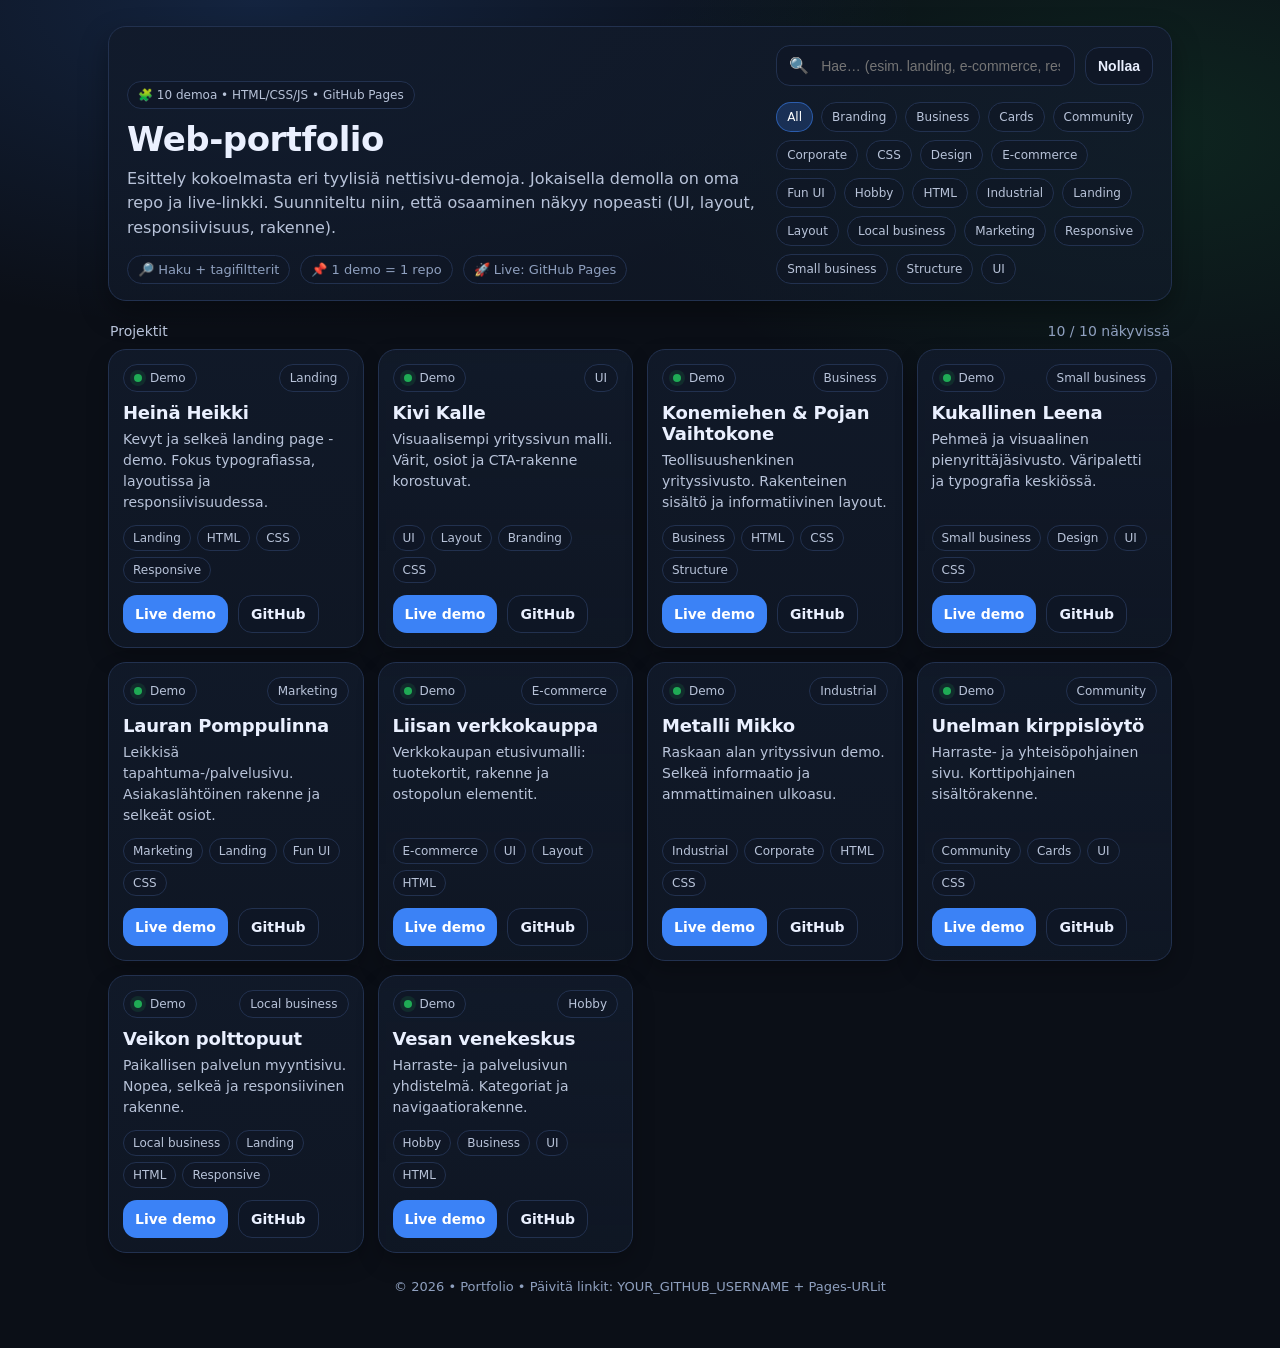
<file: index.html>
<!doctype html>
<html lang="fi">
<head>
  <meta charset="utf-8" />
  <meta name="viewport" content="width=device-width, initial-scale=1" />
  <title>Portfolio – Web Demos</title>
  <meta name="description" content="Portfolio: 10 erilaista web-sivudemoprojektia (HTML/CSS/JS). Live-demot ja GitHub-repot." />

  <link rel="stylesheet" href="style.css" />
</head>

<body>
  <div class="container">

    <section class="hero">
      <div class="hero-left">
        <div class="kicker">🧩 10 demoa • HTML/CSS/JS • GitHub Pages</div>
        <h1>Web-portfolio</h1>
        <p class="subtitle">
          Esittely kokoelmasta eri tyylisiä nettisivu-demoja. Jokaisella demolla on oma repo ja live-linkki.
          Suunniteltu niin, että osaaminen näkyy nopeasti (UI, layout, responsiivisuus, rakenne).
        </p>
        <div class="meta">
          <span class="pill">🔎 Haku + tagifiltterit</span>
          <span class="pill">📌 1 demo = 1 repo</span>
          <span class="pill">🚀 Live: GitHub Pages</span>
        </div>
      </div>

      <div class="hero-right">
        <div class="controls">
          <div class="search" title="Hae nimestä, kuvauksesta tai tageista">
            🔍
            <input id="search" type="text" placeholder="Hae… (esim. landing, e-commerce, responsive)" />
          </div>
          <button class="btn secondary" id="resetBtn" type="button">Nollaa</button>
        </div>

        <div class="filters" id="filters"></div>
      </div>
    </section>

    <div class="section-title">
      <div>Projektit</div>
      <div class="count"><span id="visibleCount"></span> / <span id="totalCount"></span> näkyvissä</div>
    </div>

    <section class="grid" id="grid"></section>

    <div class="empty" id="empty" style="display:none;">
      Ei osumia. Kokeile toista hakusanaa tai poista filtteri.
    </div>

    <footer>
      © <span id="y"></span> • Portfolio • Päivitä linkit: YOUR_GITHUB_USERNAME + Pages-URLit
    </footer>
  </div>

  <script src="script.js"></script>
</body>
</html>
</file>
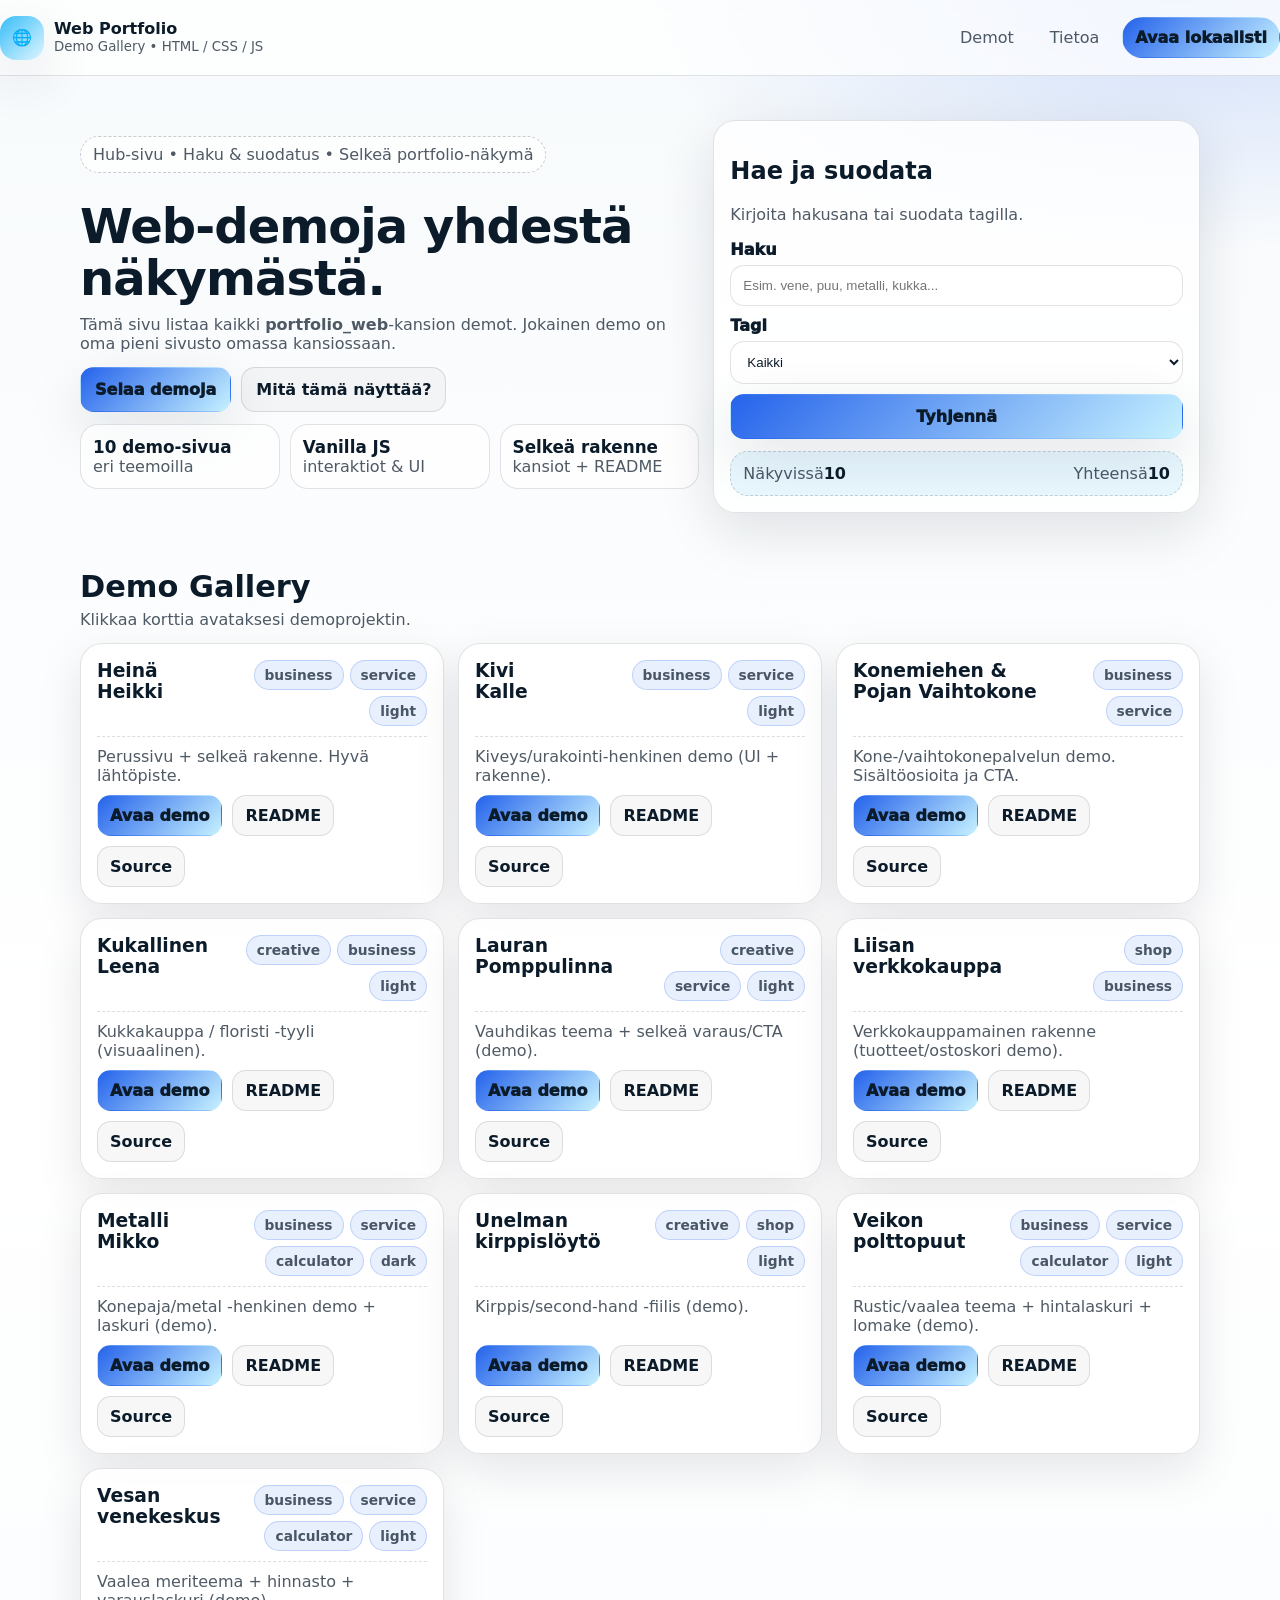
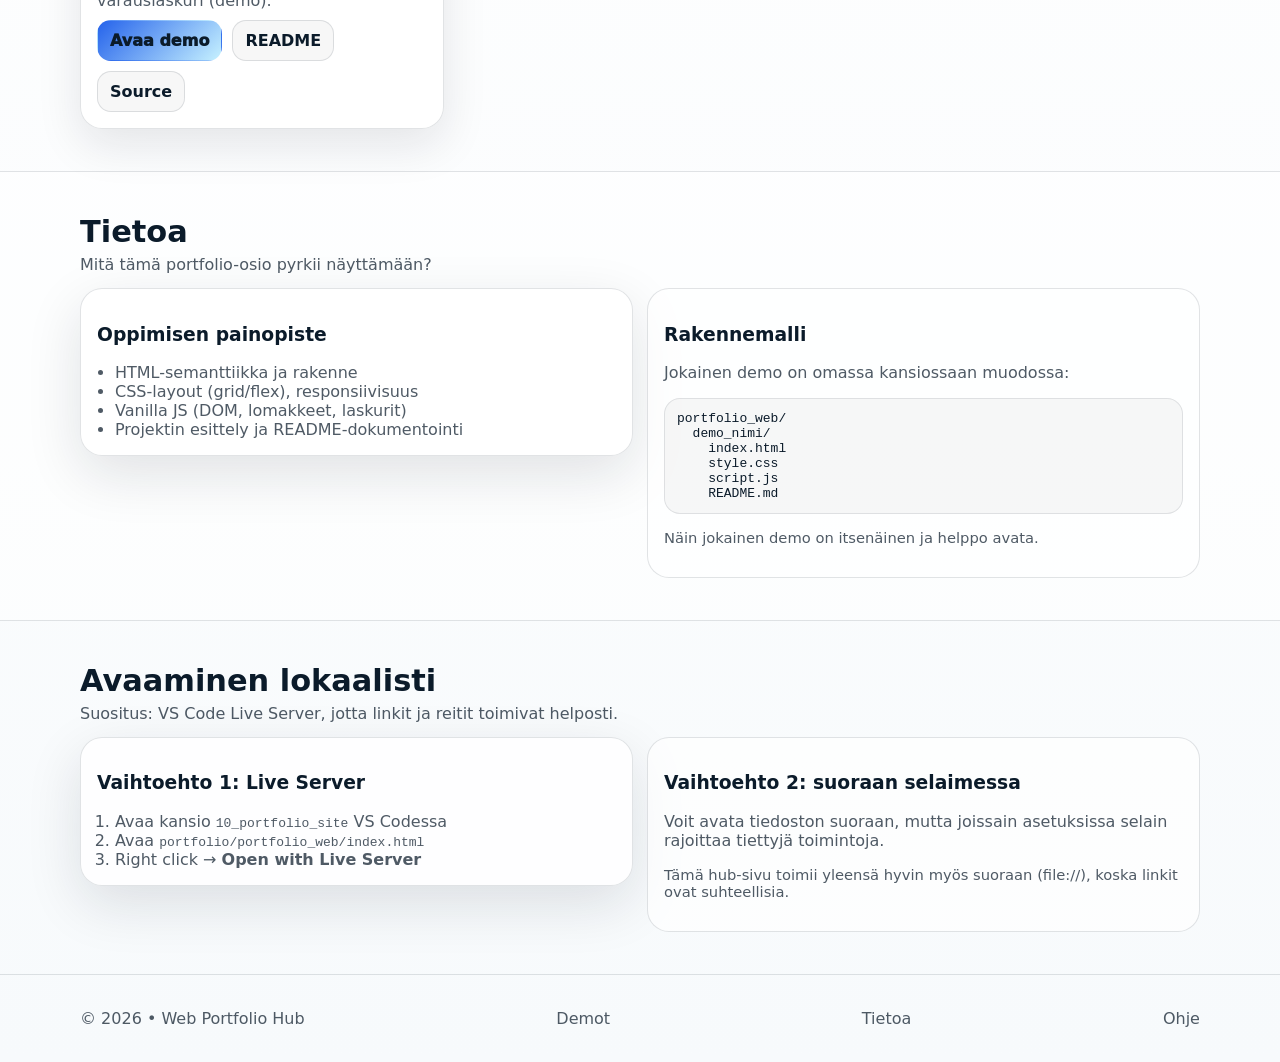
<file: portfolio/portfolio_web/index.html>
<!doctype html>
<html lang="fi">
<head>
  <meta charset="UTF-8" />
  <meta name="viewport" content="width=device-width, initial-scale=1.0" />
  <title>Portfolio Web | Demo Gallery</title>
  <meta name="description" content="Portfolio hub: web-demoja (HTML/CSS/JS). Sisältää haku- ja suodatusnäkymän." />
  <link rel="stylesheet" href="./style.css" />
</head>

<body>
  <a class="skip" href="#main">Siirry sisältöön</a>

  <header class="top">
    <div class="wrap top__inner">
      <div class="brand">
        <div class="brand__mark" aria-hidden="true">🌐</div>
        <div class="brand__txt">
          <strong>Web Portfolio</strong>
          <small>Demo Gallery • HTML / CSS / JS</small>
        </div>
      </div>

      <nav class="nav" aria-label="Päävalikko">
        <a href="#demos">Demot</a>
        <a href="#about">Tietoa</a>
        <a class="cta" href="#howto">Avaa lokaalisti</a>
      </nav>
    </div>
  </header>

  <main id="main">
    <section class="hero">
      <div class="wrap hero__grid">
        <div class="hero__text">
          <p class="badge">Hub-sivu • Haku & suodatus • Selkeä portfolio-näkymä</p>
          <h1>Web-demoja yhdestä näkymästä.</h1>
          <p class="lead">
            Tämä sivu listaa kaikki <strong>portfolio_web</strong>-kansion demot.
            Jokainen demo on oma pieni sivusto omassa kansiossaan.
          </p>

          <div class="hero__actions">
            <a class="btn" href="#demos">Selaa demoja</a>
            <a class="btn btn--ghost" href="#about">Mitä tämä näyttää?</a>
          </div>

          <div class="kpis" aria-label="Nostot">
            <div class="kpi"><strong>10 demo-sivua</strong><span>eri teemoilla</span></div>
            <div class="kpi"><strong>Vanilla JS</strong><span>interaktiot & UI</span></div>
            <div class="kpi"><strong>Selkeä rakenne</strong><span>kansiot + README</span></div>
          </div>
        </div>

        <aside class="hero__card" aria-label="Haku ja suodatus">
          <h2>Hae ja suodata</h2>
          <p class="muted">Kirjoita hakusana tai suodata tagilla.</p>

          <div class="controls">
            <label class="field">
              <span>Haku</span>
              <input id="q" type="text" placeholder="Esim. vene, puu, metalli, kukka..." />
            </label>

            <label class="field">
              <span>Tagi</span>
              <select id="tag">
                <option value="all">Kaikki</option>
                <option value="business">Business</option>
                <option value="service">Palvelu</option>
                <option value="creative">Luova</option>
                <option value="shop">Verkkokauppa</option>
                <option value="calculator">Laskuri/JS</option>
                <option value="light">Vaalea teema</option>
                <option value="dark">Tumma teema</option>
              </select>
            </label>

            <div class="row">
              <button class="btn btn--wide" id="reset">Tyhjennä</button>
            </div>
          </div>

          <div class="mini">
            <div><span>Näkyvissä</span><strong id="count">0</strong></div>
            <div><span>Yhteensä</span><strong id="total">0</strong></div>
          </div>
        </aside>
      </div>
    </section>

    <section class="section" id="demos">
      <div class="wrap">
        <div class="head">
          <h2>Demo Gallery</h2>
          <p class="muted">Klikkaa korttia avataksesi demoprojektin.</p>
        </div>

        <div class="grid" id="grid" aria-live="polite"></div>

        <div class="empty" id="empty" hidden>
          <h3>Ei tuloksia</h3>
          <p class="muted">Kokeile toista hakusanaa tai valitse “Kaikki”.</p>
        </div>
      </div>
    </section>

    <section class="section section--alt" id="about">
      <div class="wrap">
        <div class="head">
          <h2>Tietoa</h2>
          <p class="muted">Mitä tämä portfolio-osio pyrkii näyttämään?</p>
        </div>

        <div class="two">
          <div class="panel">
            <h3>Oppimisen painopiste</h3>
            <ul class="list">
              <li>HTML-semanttiikka ja rakenne</li>
              <li>CSS-layout (grid/flex), responsiivisuus</li>
              <li>Vanilla JS (DOM, lomakkeet, laskurit)</li>
              <li>Projektin esittely ja README-dokumentointi</li>
            </ul>
          </div>

          <div class="panel panel--soft">
            <h3>Rakennemalli</h3>
            <p class="muted">
              Jokainen demo on omassa kansiossaan muodossa:
            </p>
            <pre class="code">portfolio_web/
  demo_nimi/
    index.html
    style.css
    script.js
    README.md</pre>
            <p class="tiny muted">
              Näin jokainen demo on itsenäinen ja helppo avata.
            </p>
          </div>
        </div>
      </div>
    </section>

    <section class="section" id="howto">
      <div class="wrap">
        <div class="head">
          <h2>Avaaminen lokaalisti</h2>
          <p class="muted">Suositus: VS Code Live Server, jotta linkit ja reitit toimivat helposti.</p>
        </div>

        <div class="two">
          <div class="panel">
            <h3>Vaihtoehto 1: Live Server</h3>
            <ol class="list">
              <li>Avaa kansio <code>10_portfolio_site</code> VS Codessa</li>
              <li>Avaa <code>portfolio/portfolio_web/index.html</code></li>
              <li>Right click → <strong>Open with Live Server</strong></li>
            </ol>
          </div>

          <div class="panel panel--soft">
            <h3>Vaihtoehto 2: suoraan selaimessa</h3>
            <p class="muted">
              Voit avata tiedoston suoraan, mutta joissain asetuksissa selain rajoittaa tiettyjä toimintoja.
            </p>
            <p class="tiny muted">
              Tämä hub-sivu toimii yleensä hyvin myös suoraan (file://), koska linkit ovat suhteellisia.
            </p>
          </div>
        </div>
      </div>
    </section>
  </main>

  <footer class="footer">
    <div class="wrap footer__inner">
      <p>© <span id="year"></span> • Web Portfolio Hub</p>
      <a href="#demos">Demot</a>
      <a href="#about">Tietoa</a>
      <a href="#howto">Ohje</a>
    </div>
  </footer>

  <script src="./script.js"></script>
</body>
</html>
</file>
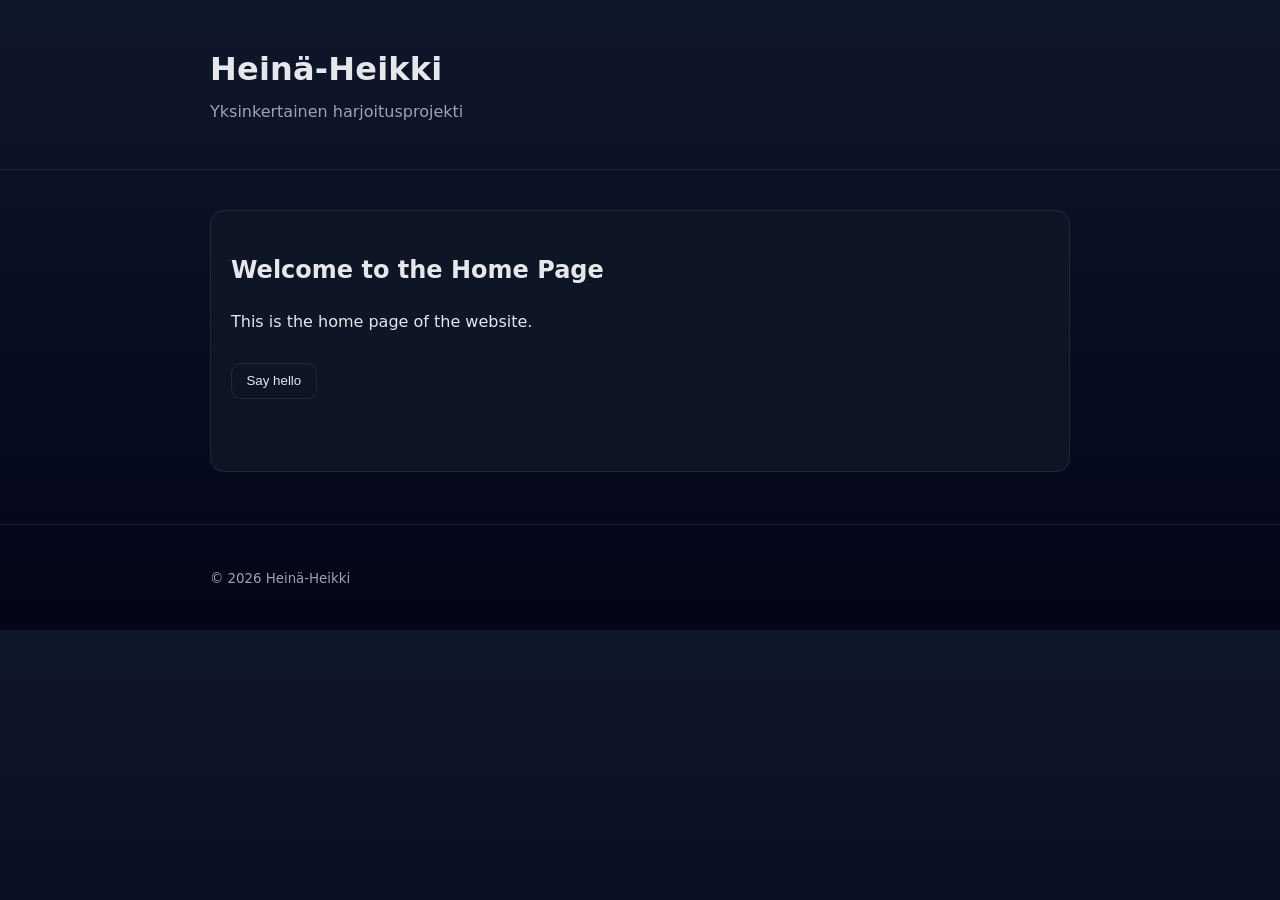
<file: portfolio/portfolio_web/heina_heikki/index.html>
<!DOCTYPE html>
<html lang="fi">
  <head>
    <meta charset="UTF-8" />
    <meta name="viewport" content="width=device-width, initial-scale=1.0" />
    <title>Heinä-Heikki</title>

    <!-- CSS -->
    <link rel="stylesheet" href="style.css" />
  </head>

  <body>
    <header class="header">
      <div class="container">
        <h1>Heinä-Heikki</h1>
        <p class="subtitle">Yksinkertainen harjoitusprojekti</p>
      </div>
    </header>

    <main class="container">
      <section class="card">
        <h2>Welcome to the Home Page</h2>
        <p>This is the home page of the website.</p>

        <button id="helloBtn" class="btn" type="button">
          Say hello
        </button>

        <p id="output" class="output" aria-live="polite"></p>
      </section>
    </main>

    <footer class="footer">
      <div class="container">
        <small>© <span id="year"></span> Heinä-Heikki</small>
      </div>
    </footer>

    <!-- JavaScript (loppuun, jotta DOM on ladattu) -->
    <script src="script.js"></script>
  </body>
</html>
</file>
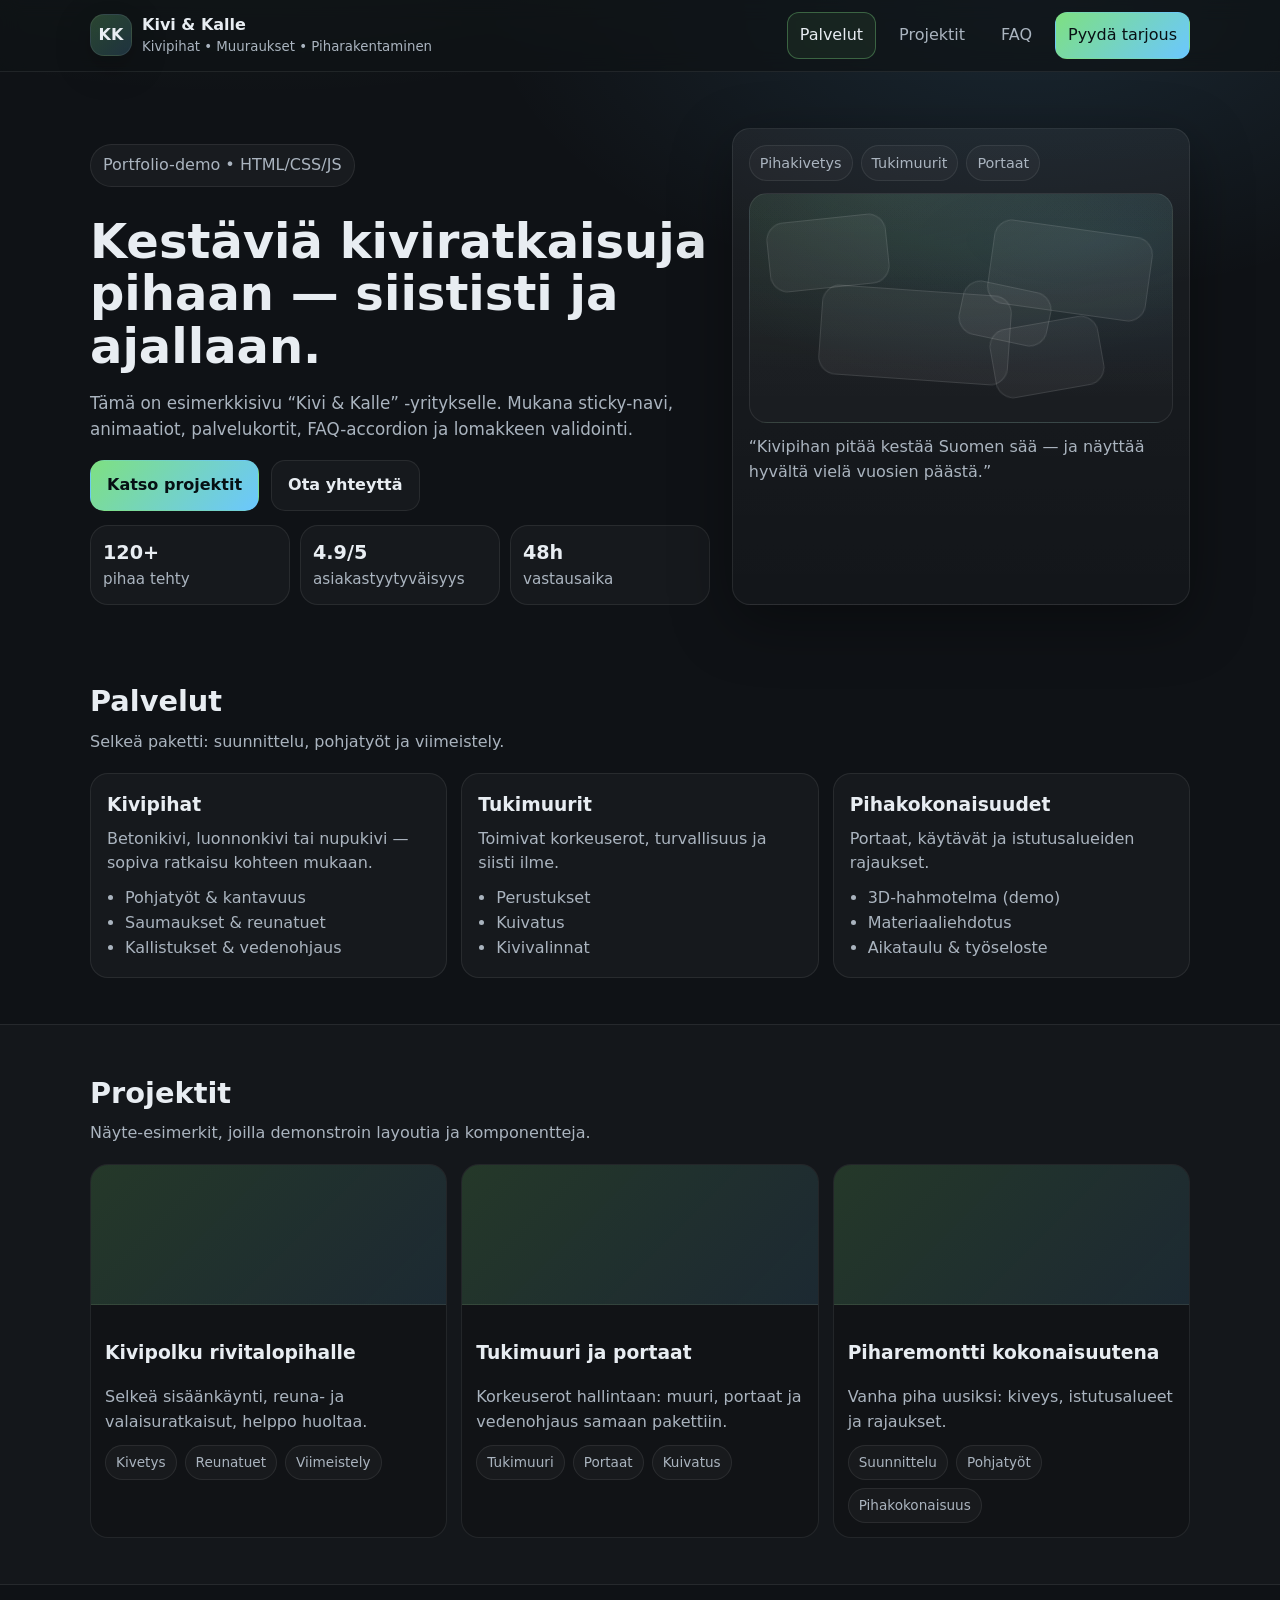
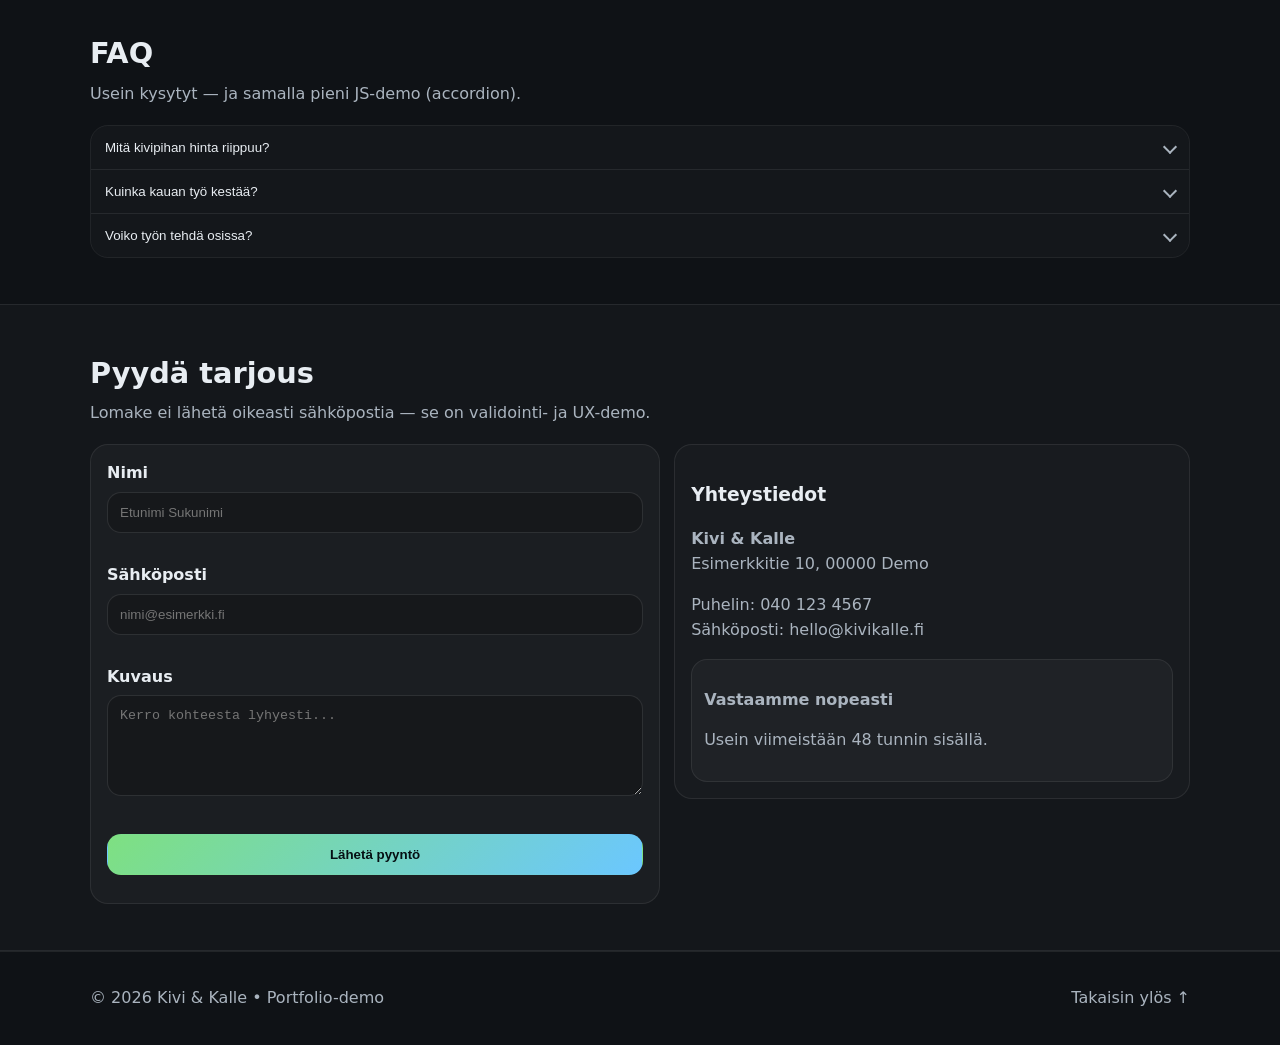
<file: portfolio/portfolio_web/kivi_kalle/index.html>
<!doctype html>
<html lang="fi">
<head>
  <meta charset="UTF-8" />
  <meta name="viewport" content="width=device-width, initial-scale=1.0" />
  <title>Kivi & Kalle | Kivipihat ja muuraukset</title>
  <meta name="description" content="Kivi & Kalle – kivipihat, muuraukset ja piharakentaminen. Portfolio-demo: moderni yhden sivun yrityssivu." />
  <link rel="stylesheet" href="style.css" />
</head>
<body>
  <a class="skip" href="#main">Siirry sisältöön</a>

  <header class="header" id="top">
    <div class="container navwrap">
      <a class="brand" href="#top" aria-label="Kivi & Kalle etusivu">
        <span class="logo" aria-hidden="true">KK</span>
        <span class="brandtext">
          <strong>Kivi & Kalle</strong>
          <small>Kivipihat • Muuraukset • Piharakentaminen</small>
        </span>
      </a>

      <button class="menuBtn" id="menuBtn" aria-expanded="false" aria-controls="nav">
        <span class="menuIcon" aria-hidden="true"></span>
        <span class="srOnly">Avaa valikko</span>
      </button>

      <nav class="nav" id="nav">
        <a href="#palvelut" class="navlink">Palvelut</a>
        <a href="#projektit" class="navlink">Projektit</a>
        <a href="#faq" class="navlink">FAQ</a>
        <a href="#yhteys" class="navlink navlink--cta">Pyydä tarjous</a>
      </nav>
    </div>
  </header>

  <main id="main">
    <section class="hero">
      <div class="container heroGrid">
        <div class="heroText">
          <p class="badge">Portfolio-demo • HTML/CSS/JS</p>
          <h1>Kestäviä kiviratkaisuja pihaan — siististi ja ajallaan.</h1>
          <p class="lead">
            Tämä on esimerkkisivu “Kivi & Kalle” -yritykselle. Mukana sticky-navi, animaatiot,
            palvelukortit, FAQ-accordion ja lomakkeen validointi.
          </p>
          <div class="heroActions">
            <a class="btn" href="#projektit">Katso projektit</a>
            <a class="btn btn--ghost" href="#yhteys">Ota yhteyttä</a>
          </div>

          <div class="stats">
            <div class="stat">
              <strong>120+</strong>
              <span>pihaa tehty</span>
            </div>
            <div class="stat">
              <strong>4.9/5</strong>
              <span>asiakastyytyväisyys</span>
            </div>
            <div class="stat">
              <strong>48h</strong>
              <span>vastausaika</span>
            </div>
          </div>
        </div>

        <div class="heroCard" aria-label="Esimerkkikuva-alue">
          <div class="cardTop">
            <span class="chip">Pihakivetys</span>
            <span class="chip">Tukimuurit</span>
            <span class="chip">Portaat</span>
          </div>
          <div class="mockPhoto" aria-hidden="true">
            <div class="stone s1"></div>
            <div class="stone s2"></div>
            <div class="stone s3"></div>
            <div class="stone s4"></div>
            <div class="stone s5"></div>
          </div>
          <p class="cardNote">
            “Kivipihan pitää kestää Suomen sää — ja näyttää hyvältä vielä vuosien päästä.”
          </p>
        </div>
      </div>
    </section>

    <section class="section" id="palvelut">
      <div class="container">
        <div class="sectionHead">
          <h2>Palvelut</h2>
          <p>Selkeä paketti: suunnittelu, pohjatyöt ja viimeistely.</p>
        </div>

        <div class="cards">
          <article class="card">
            <h3>Kivipihat</h3>
            <p>Betonikivi, luonnonkivi tai nupukivi — sopiva ratkaisu kohteen mukaan.</p>
            <ul>
              <li>Pohjatyöt & kantavuus</li>
              <li>Saumaukset & reunatuet</li>
              <li>Kallistukset & vedenohjaus</li>
            </ul>
          </article>

          <article class="card">
            <h3>Tukimuurit</h3>
            <p>Toimivat korkeuserot, turvallisuus ja siisti ilme.</p>
            <ul>
              <li>Perustukset</li>
              <li>Kuivatus</li>
              <li>Kivivalinnat</li>
            </ul>
          </article>

          <article class="card">
            <h3>Pihakokonaisuudet</h3>
            <p>Portaat, käytävät ja istutusalueiden rajaukset.</p>
            <ul>
              <li>3D-hahmotelma (demo)</li>
              <li>Materiaaliehdotus</li>
              <li>Aikataulu & työseloste</li>
            </ul>
          </article>
        </div>
      </div>
    </section>

    <section class="section sectionAlt" id="projektit">
      <div class="container">
        <div class="sectionHead">
          <h2>Projektit</h2>
          <p>Näyte-esimerkit, joilla demonstroin layoutia ja komponentteja.</p>
        </div>

        <div class="projects">
          <article class="project">
            <div class="projectMedia" aria-hidden="true"></div>
            <div class="projectBody">
              <h3>Kivipolku rivitalopihalle</h3>
              <p>Selkeä sisäänkäynti, reuna- ja valaisuratkaisut, helppo huoltaa.</p>
              <div class="tags">
                <span class="tag">Kivetys</span><span class="tag">Reunatuet</span><span class="tag">Viimeistely</span>
              </div>
            </div>
          </article>

          <article class="project">
            <div class="projectMedia" aria-hidden="true"></div>
            <div class="projectBody">
              <h3>Tukimuuri ja portaat</h3>
              <p>Korkeuserot hallintaan: muuri, portaat ja vedenohjaus samaan pakettiin.</p>
              <div class="tags">
                <span class="tag">Tukimuuri</span><span class="tag">Portaat</span><span class="tag">Kuivatus</span>
              </div>
            </div>
          </article>

          <article class="project">
            <div class="projectMedia" aria-hidden="true"></div>
            <div class="projectBody">
              <h3>Piharemontti kokonaisuutena</h3>
              <p>Vanha piha uusiksi: kiveys, istutusalueet ja rajaukset.</p>
              <div class="tags">
                <span class="tag">Suunnittelu</span><span class="tag">Pohjatyöt</span><span class="tag">Pihakokonaisuus</span>
              </div>
            </div>
          </article>
        </div>
      </div>
    </section>

    <section class="section" id="faq">
      <div class="container">
        <div class="sectionHead">
          <h2>FAQ</h2>
          <p>Usein kysytyt — ja samalla pieni JS-demo (accordion).</p>
        </div>

        <div class="faq" id="faqList">
          <button class="faqItem" aria-expanded="false">
            <span>Mitä kivipihan hinta riippuu?</span>
            <span class="faqIcon" aria-hidden="true"></span>
          </button>
          <div class="faqPanel" hidden>
            <p>Laajuus, pohjatyöt, materiaalit ja kohteen saavutettavuus vaikuttavat eniten.</p>
          </div>

          <button class="faqItem" aria-expanded="false">
            <span>Kuinka kauan työ kestää?</span>
            <span class="faqIcon" aria-hidden="true"></span>
          </button>
          <div class="faqPanel" hidden>
            <p>Tyypillisesti 2–7 päivää kohteesta riippuen. Aikataulu sovitaan aina etukäteen.</p>
          </div>

          <button class="faqItem" aria-expanded="false">
            <span>Voiko työn tehdä osissa?</span>
            <span class="faqIcon" aria-hidden="true"></span>
          </button>
          <div class="faqPanel" hidden>
            <p>Kyllä. Esim. ensin pohjatyöt ja kulkuväylä, sitten tukimuuri ja viimeistely myöhemmin.</p>
          </div>
        </div>
      </div>
    </section>

    <section class="section sectionAlt" id="yhteys">
      <div class="container">
        <div class="sectionHead">
          <h2>Pyydä tarjous</h2>
          <p>Lomake ei lähetä oikeasti sähköpostia — se on validointi- ja UX-demo.</p>
        </div>

        <div class="contactGrid">
          <form class="form" id="contactForm" novalidate>
            <label>
              <span>Nimi</span>
              <input name="name" type="text" placeholder="Etunimi Sukunimi" required minlength="2" />
              <small class="error" data-error-for="name"></small>
            </label>

            <label>
              <span>Sähköposti</span>
              <input name="email" type="email" placeholder="nimi@esimerkki.fi" required />
              <small class="error" data-error-for="email"></small>
            </label>

            <label>
              <span>Kuvaus</span>
              <textarea name="message" rows="5" placeholder="Kerro kohteesta lyhyesti..." required minlength="10"></textarea>
              <small class="error" data-error-for="message"></small>
            </label>

            <button class="btn" type="submit">Lähetä pyyntö</button>
            <p class="formNote" id="formNote" aria-live="polite"></p>
          </form>

          <aside class="aside">
            <h3>Yhteystiedot</h3>
            <p><strong>Kivi & Kalle</strong><br>Esimerkkitie 10, 00000 Demo</p>
            <p>Puhelin: <a href="#">040 123 4567</a><br>Sähköposti: <a href="#">hello@kivikalle.fi</a></p>
            <div class="asideBox">
              <p><strong>Vastaamme nopeasti</strong></p>
              <p>Usein viimeistään 48 tunnin sisällä.</p>
            </div>
          </aside>
        </div>
      </div>
    </section>
  </main>

  <footer class="footer">
    <div class="container foot">
      <p>© <span id="year"></span> Kivi & Kalle • Portfolio-demo</p>
      <a href="#top" class="toTop">Takaisin ylös ↑</a>
    </div>
  </footer>

  <script src="script.js"></script>
</body>
</html>
</file>
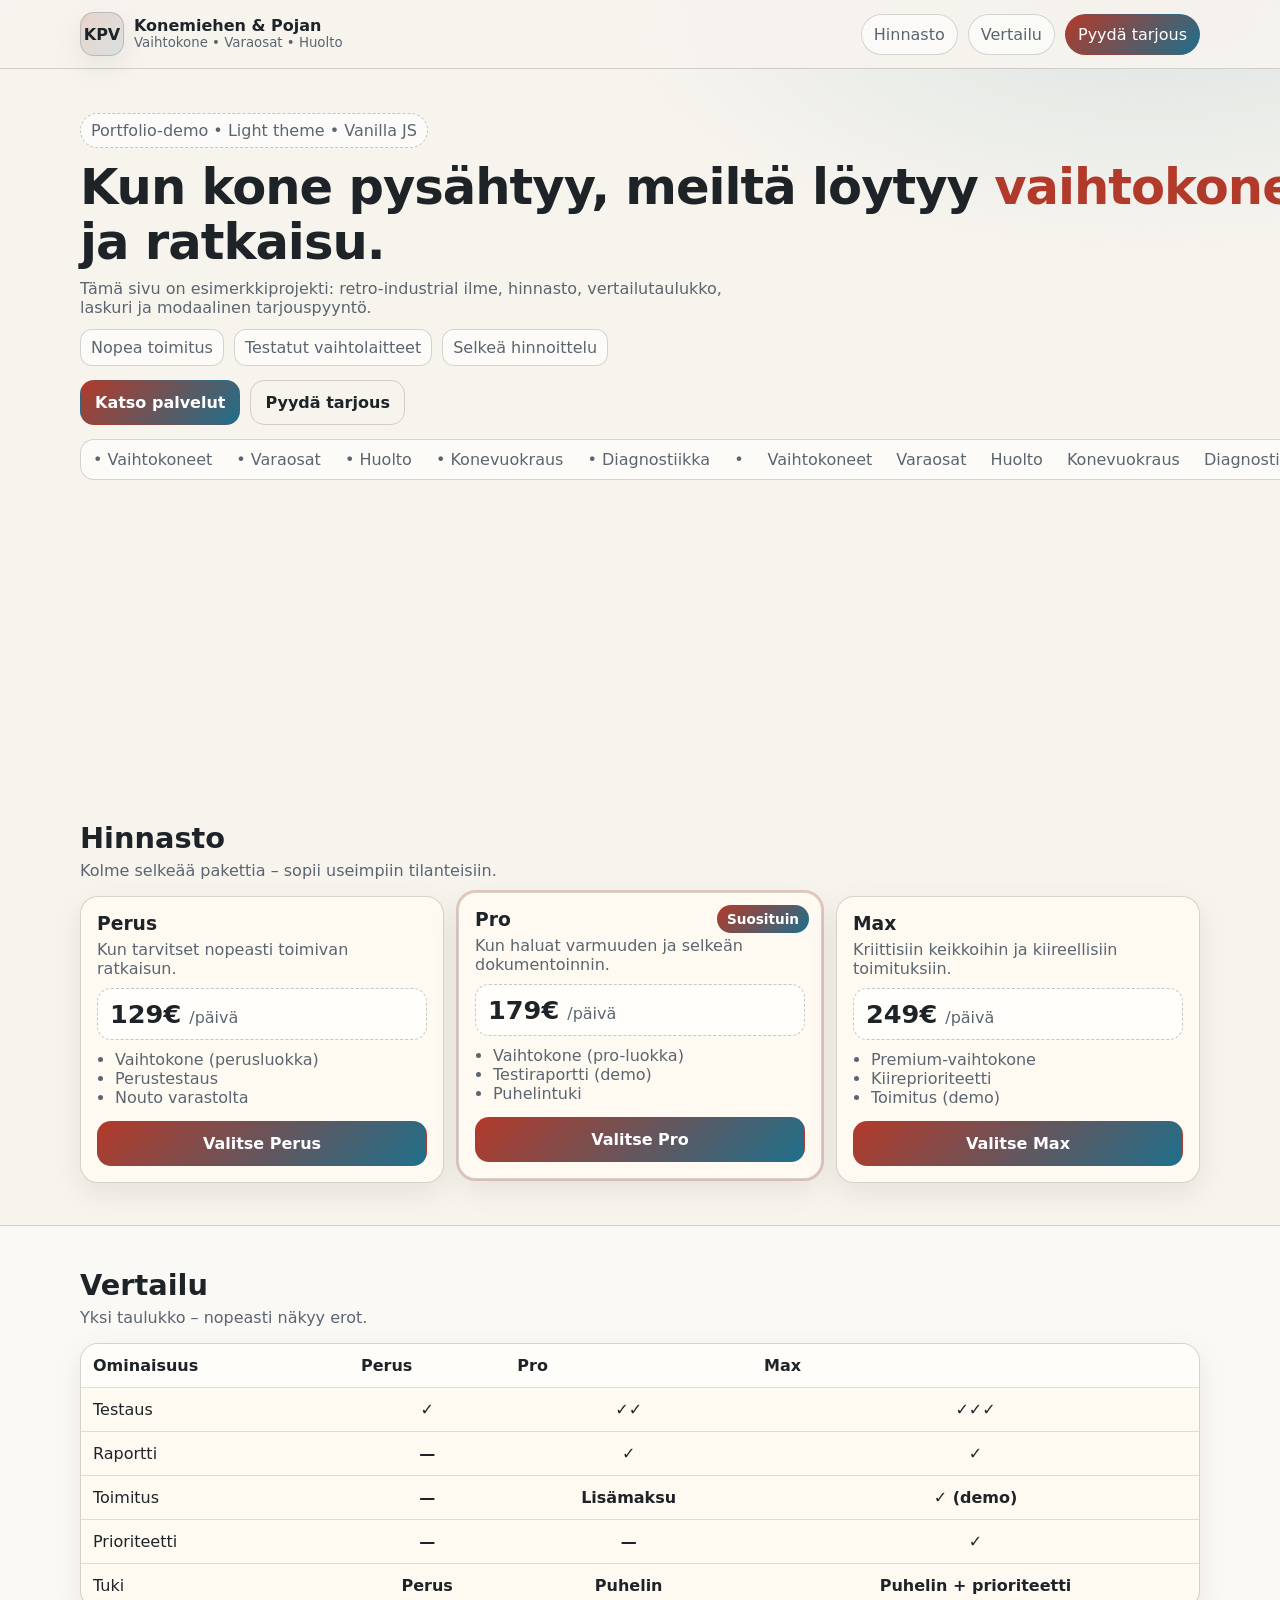
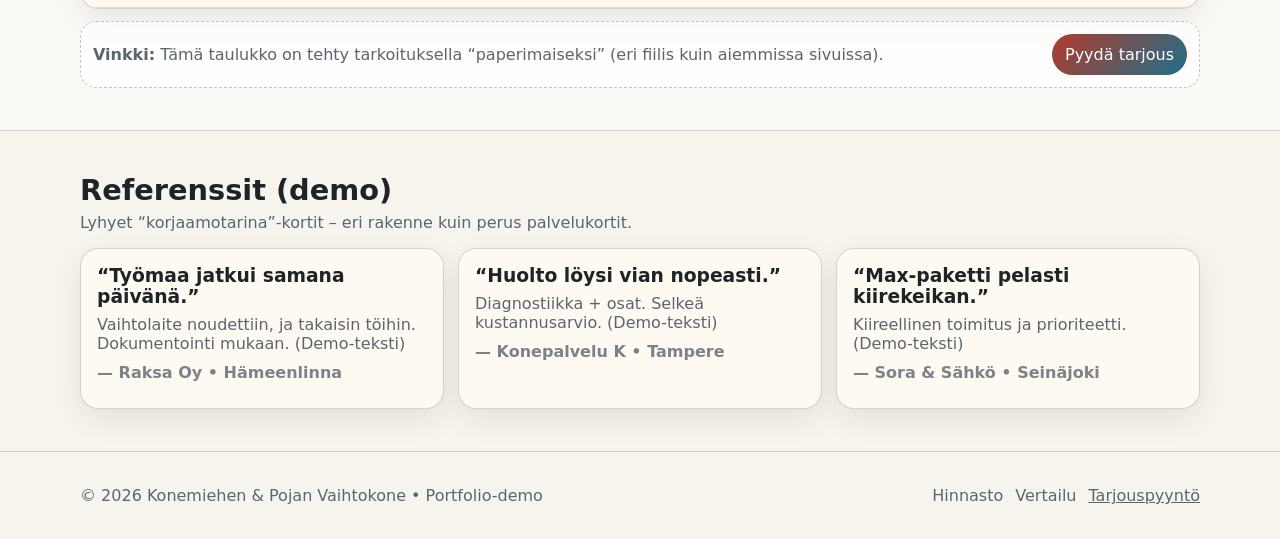
<file: portfolio/portfolio_web/konemiehen_ja_pojan_vaihtokone/index.html>
<!doctype html>
<html lang="fi">
<head>
  <meta charset="UTF-8" />
  <meta name="viewport" content="width=device-width, initial-scale=1.0" />
  <title>Konemiehen & Pojan Vaihtokone</title>
  <meta name="description" content="Portfolio-demo: varaosat, vaihtokoneet ja huoltopalvelut. Retro-industrial yhden sivun sivusto + laskuri + modaalilomake." />
  <link rel="stylesheet" href="style.css" />
</head>
<body>
  <header class="topbar">
    <div class="wrap topbar__inner">
      <a class="brand" href="#">
        <span class="brand__mark" aria-hidden="true">KPV</span>
        <span class="brand__text">
          <strong>Konemiehen & Pojan</strong>
          <small>Vaihtokone • Varaosat • Huolto</small>
        </span>
      </a>

      <div class="topbar__actions">
        <a class="pill" href="#hinnasto">Hinnasto</a>
        <a class="pill" href="#vertailu">Vertailu</a>
        <button class="pill pill--cta" id="openQuote">Pyydä tarjous</button>
      </div>
    </div>
  </header>

  <main>
    <section class="hero">
      <div class="wrap hero__grid">
        <div class="hero__left">
          <p class="label">Portfolio-demo • Light theme • Vanilla JS</p>
          <h1>Kun kone pysähtyy, meiltä löytyy <span class="accent">vaihtokone</span> ja ratkaisu.</h1>
          <p class="lead">
            Tämä sivu on esimerkkiprojekti: retro-industrial ilme, hinnasto, vertailutaulukko, laskuri ja modaalinen tarjouspyyntö.
          </p>

          <div class="hero__badges">
            <span class="badge">Nopea toimitus</span>
            <span class="badge">Testatut vaihtolaitteet</span>
            <span class="badge">Selkeä hinnoittelu</span>
          </div>

          <div class="hero__cta">
            <a class="btn" href="#hinnasto">Katso palvelut</a>
            <button class="btn btn--ghost" id="openQuote2">Pyydä tarjous</button>
          </div>

          <div class="ticker" aria-label="Palveluinfo">
            <div class="ticker__track">
              <span>• Vaihtokoneet</span>
              <span>• Varaosat</span>
              <span>• Huolto</span>
              <span>• Konevuokraus</span>
              <span>• Diagnostiikka</span>
              <span>•</span>
              <span>Vaihtokoneet</span>
              <span>Varaosat</span>
              <span>Huolto</span>
              <span>Konevuokraus</span>
              <span>Diagnostiikka</span>
            </div>
          </div>
        </div>

        <aside class="hero__right">
          <div class="panel">
            <div class="panel__head">
              <h2>Hinta-arvio (demo)</h2>
              <p>Valitse tyyppi ja päivät – näet karkean arvion.</p>
            </div>

            <div class="formRow">
              <label>
                <span>Palvelu</span>
                <select id="service">
                  <option value="exchange">Vaihtokone</option>
                  <option value="rental">Vuokrakone</option>
                  <option value="service">Huolto</option>
                </select>
              </label>

              <label>
                <span>Päivät</span>
                <input id="days" type="number" min="1" max="60" value="3" />
              </label>
            </div>

            <div class="formRow">
              <label>
                <span>Kiireellinen (24–48h)</span>
                <select id="rush">
                  <option value="no">Ei</option>
                  <option value="yes">Kyllä (+15%)</option>
                </select>
              </label>

              <label>
                <span>Toimitus</span>
                <select id="delivery">
                  <option value="pickup">Nouto</option>
                  <option value="delivery">Toimitus (+49€)</option>
                </select>
              </label>
            </div>

            <div class="estimate">
              <div>
                <small>Arvio</small>
                <strong id="estimateValue">—</strong>
              </div>
              <button class="btn btn--small" id="copyEstimate">Kopioi arvio</button>
            </div>

            <p class="note">
              Huom: Tämä on portfolio-demo. Arviot ovat esimerkkilukuja.
            </p>
          </div>

          <div class="panel panel--mini">
            <h3>Nopeus & laatu</h3>
            <ul class="check">
              <li>Testattu laite ennen luovutusta</li>
              <li>Selkeä raportti (demo)</li>
              <li>Puhelintuki 9–17</li>
            </ul>
          </div>
        </aside>
      </div>
    </section>

    <section class="section" id="hinnasto">
      <div class="wrap">
        <div class="section__head">
          <h2>Hinnasto</h2>
          <p>Kolme selkeää pakettia – sopii useimpiin tilanteisiin.</p>
        </div>

        <div class="pricing">
          <article class="priceCard">
            <div class="priceCard__top">
              <h3>Perus</h3>
              <p>Kun tarvitset nopeasti toimivan ratkaisun.</p>
            </div>
            <div class="price">
              <strong>129€</strong><span>/päivä</span>
            </div>
            <ul>
              <li>Vaihtokone (perusluokka)</li>
              <li>Perustestaus</li>
              <li>Nouto varastolta</li>
            </ul>
            <button class="btn btn--wide" data-plan="Perus">Valitse Perus</button>
          </article>

          <article class="priceCard priceCard--featured">
            <div class="ribbon" aria-hidden="true">Suosituin</div>
            <div class="priceCard__top">
              <h3>Pro</h3>
              <p>Kun haluat varmuuden ja selkeän dokumentoinnin.</p>
            </div>
            <div class="price">
              <strong>179€</strong><span>/päivä</span>
            </div>
            <ul>
              <li>Vaihtokone (pro-luokka)</li>
              <li>Testiraportti (demo)</li>
              <li>Puhelintuki</li>
            </ul>
            <button class="btn btn--wide" data-plan="Pro">Valitse Pro</button>
          </article>

          <article class="priceCard">
            <div class="priceCard__top">
              <h3>Max</h3>
              <p>Kriittisiin keikkoihin ja kiireellisiin toimituksiin.</p>
            </div>
            <div class="price">
              <strong>249€</strong><span>/päivä</span>
            </div>
            <ul>
              <li>Premium-vaihtokone</li>
              <li>Kiireprioriteetti</li>
              <li>Toimitus (demo)</li>
            </ul>
            <button class="btn btn--wide" data-plan="Max">Valitse Max</button>
          </article>
        </div>
      </div>
    </section>

    <section class="section section--alt" id="vertailu">
      <div class="wrap">
        <div class="section__head">
          <h2>Vertailu</h2>
          <p>Yksi taulukko – nopeasti näkyy erot.</p>
        </div>

        <div class="tableWrap" role="region" aria-label="Vertailutaulukko" tabindex="0">
          <table class="compare">
            <thead>
              <tr>
                <th>Ominaisuus</th>
                <th>Perus</th>
                <th>Pro</th>
                <th>Max</th>
              </tr>
            </thead>
            <tbody>
              <tr>
                <td>Testaus</td>
                <td>✓</td>
                <td>✓✓</td>
                <td>✓✓✓</td>
              </tr>
              <tr>
                <td>Raportti</td>
                <td>—</td>
                <td>✓</td>
                <td>✓</td>
              </tr>
              <tr>
                <td>Toimitus</td>
                <td>—</td>
                <td>Lisämaksu</td>
                <td>✓ (demo)</td>
              </tr>
              <tr>
                <td>Prioriteetti</td>
                <td>—</td>
                <td>—</td>
                <td>✓</td>
              </tr>
              <tr>
                <td>Tuki</td>
                <td>Perus</td>
                <td>Puhelin</td>
                <td>Puhelin + prioriteetti</td>
              </tr>
            </tbody>
          </table>
        </div>

        <div class="callout">
          <p><strong>Vinkki:</strong> Tämä taulukko on tehty tarkoituksella “paperimaiseksi” (eri fiilis kuin aiemmissa sivuissa).</p>
          <button class="pill pill--cta" id="openQuote3">Pyydä tarjous</button>
        </div>
      </div>
    </section>

    <section class="section" id="referenssit">
      <div class="wrap">
        <div class="section__head">
          <h2>Referenssit (demo)</h2>
          <p>Lyhyet “korjaamotarina”-kortit – eri rakenne kuin perus palvelukortit.</p>
        </div>

        <div class="stories">
          <article class="story">
            <h3>“Työmaa jatkui samana päivänä.”</h3>
            <p>Vaihtolaite noudettiin, ja takaisin töihin. Dokumentointi mukaan. (Demo-teksti)</p>
            <p class="meta">— Raksa Oy • Hämeenlinna</p>
          </article>
          <article class="story">
            <h3>“Huolto löysi vian nopeasti.”</h3>
            <p>Diagnostiikka + osat. Selkeä kustannusarvio. (Demo-teksti)</p>
            <p class="meta">— Konepalvelu K • Tampere</p>
          </article>
          <article class="story">
            <h3>“Max-paketti pelasti kiirekeikan.”</h3>
            <p>Kiireellinen toimitus ja prioriteetti. (Demo-teksti)</p>
            <p class="meta">— Sora & Sähkö • Seinäjoki</p>
          </article>
        </div>
      </div>
    </section>
  </main>

  <footer class="footer">
    <div class="wrap footer__inner">
      <p>© <span id="year"></span> Konemiehen & Pojan Vaihtokone • Portfolio-demo</p>
      <div class="footer__links">
        <a href="#hinnasto">Hinnasto</a>
        <a href="#vertailu">Vertailu</a>
        <button class="linkBtn" id="openQuote4">Tarjouspyyntö</button>
      </div>
    </div>
  </footer>

  <!-- Modal -->
  <div class="modal" id="modal" aria-hidden="true">
    <div class="modal__backdrop" data-close="true"></div>
    <div class="modal__card" role="dialog" aria-modal="true" aria-labelledby="modalTitle">
      <div class="modal__head">
        <h2 id="modalTitle">Tarjouspyyntö (demo)</h2>
        <button class="iconBtn" id="closeModal" aria-label="Sulje">✕</button>
      </div>

      <form id="quoteForm" class="modal__form" novalidate>
        <div class="grid2">
          <label>
            <span>Nimi</span>
            <input name="name" type="text" required minlength="2" placeholder="Etunimi Sukunimi" />
            <small class="err" data-err="name"></small>
          </label>

          <label>
            <span>Sähköposti</span>
            <input name="email" type="email" required placeholder="nimi@esimerkki.fi" />
            <small class="err" data-err="email"></small>
          </label>
        </div>

        <label>
          <span>Valittu paketti</span>
          <input name="plan" id="planInput" type="text" readonly value="—" />
        </label>

        <label>
          <span>Viesti</span>
          <textarea name="message" rows="4" required minlength="10" placeholder="Kuvaile tarve lyhyesti..."></textarea>
          <small class="err" data-err="message"></small>
        </label>

        <div class="modal__actions">
          <button class="btn" type="submit">Lähetä (demo)</button>
          <button class="btn btn--ghost" type="button" data-close="true">Peruuta</button>
        </div>

        <p class="modal__note" id="modalNote" aria-live="polite"></p>
      </form>
    </div>
  </div>

  <script src="script.js"></script>
</body>
</html>
</file>
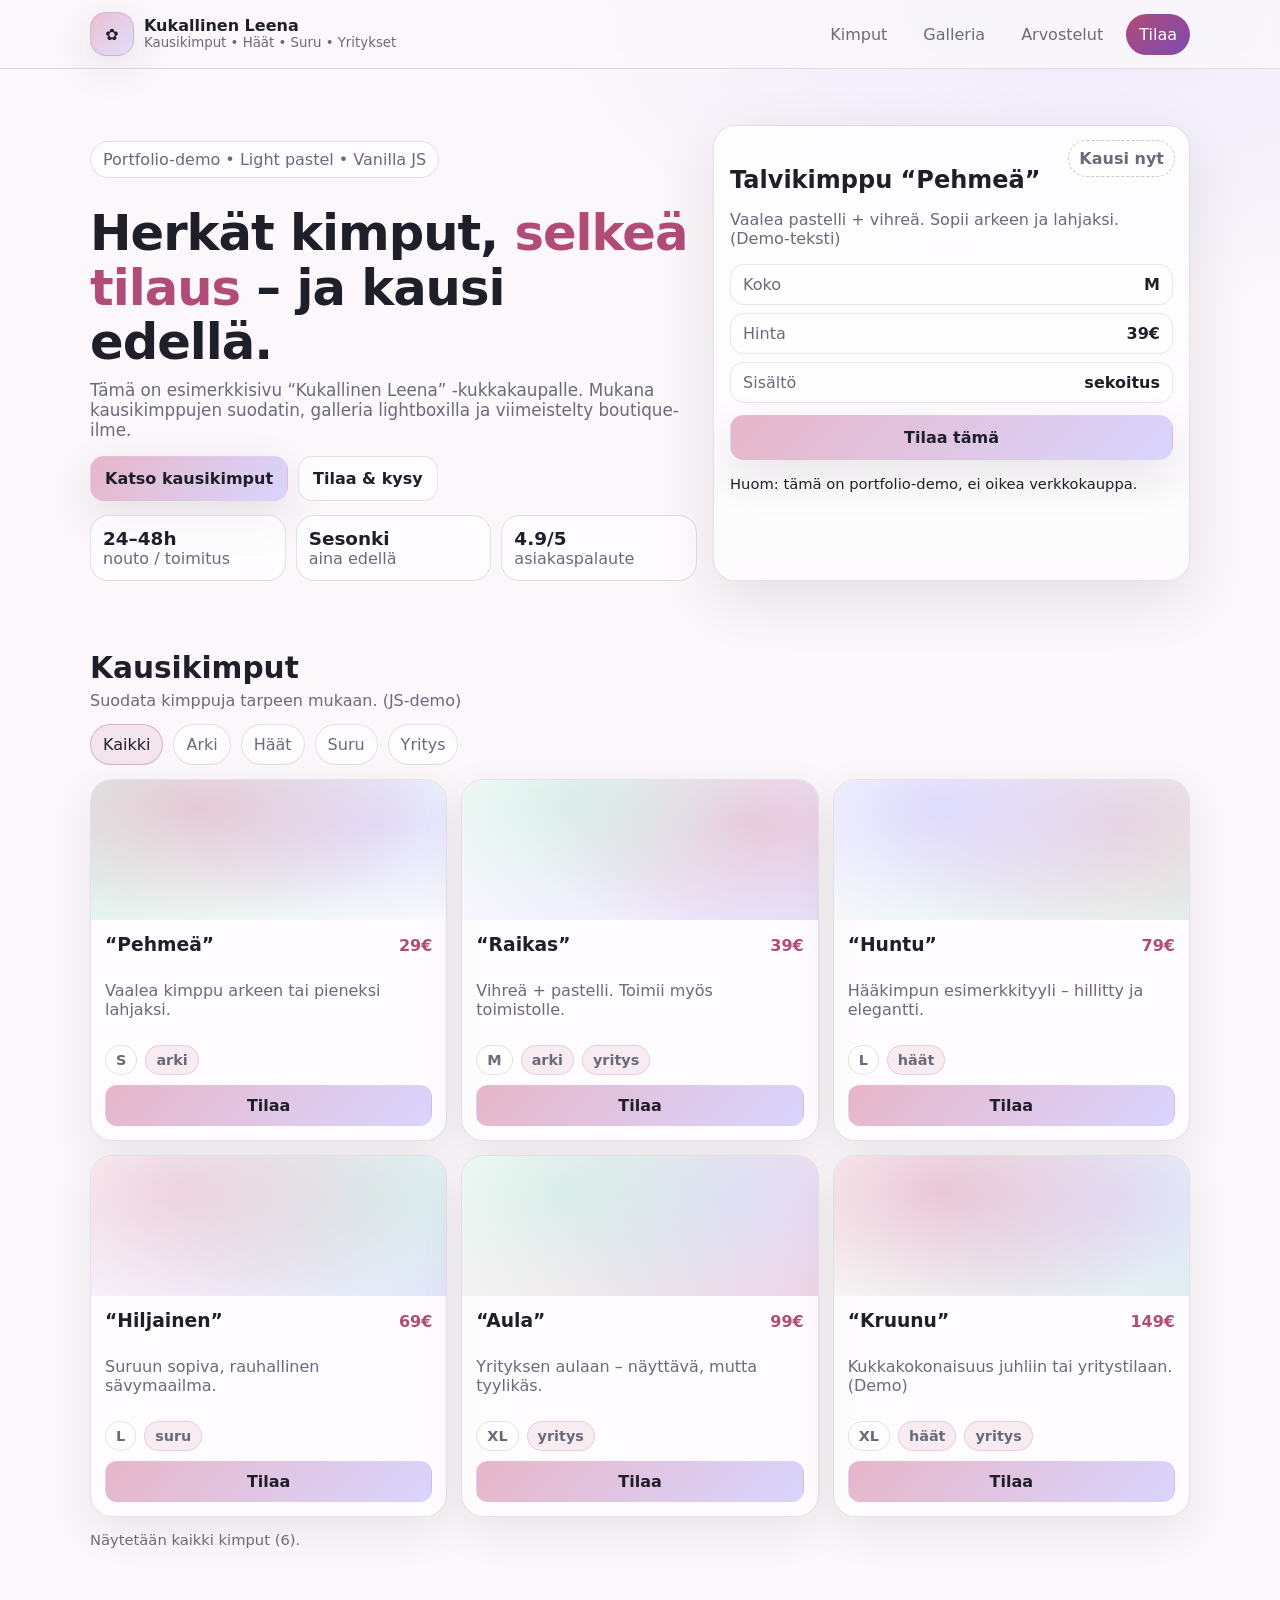
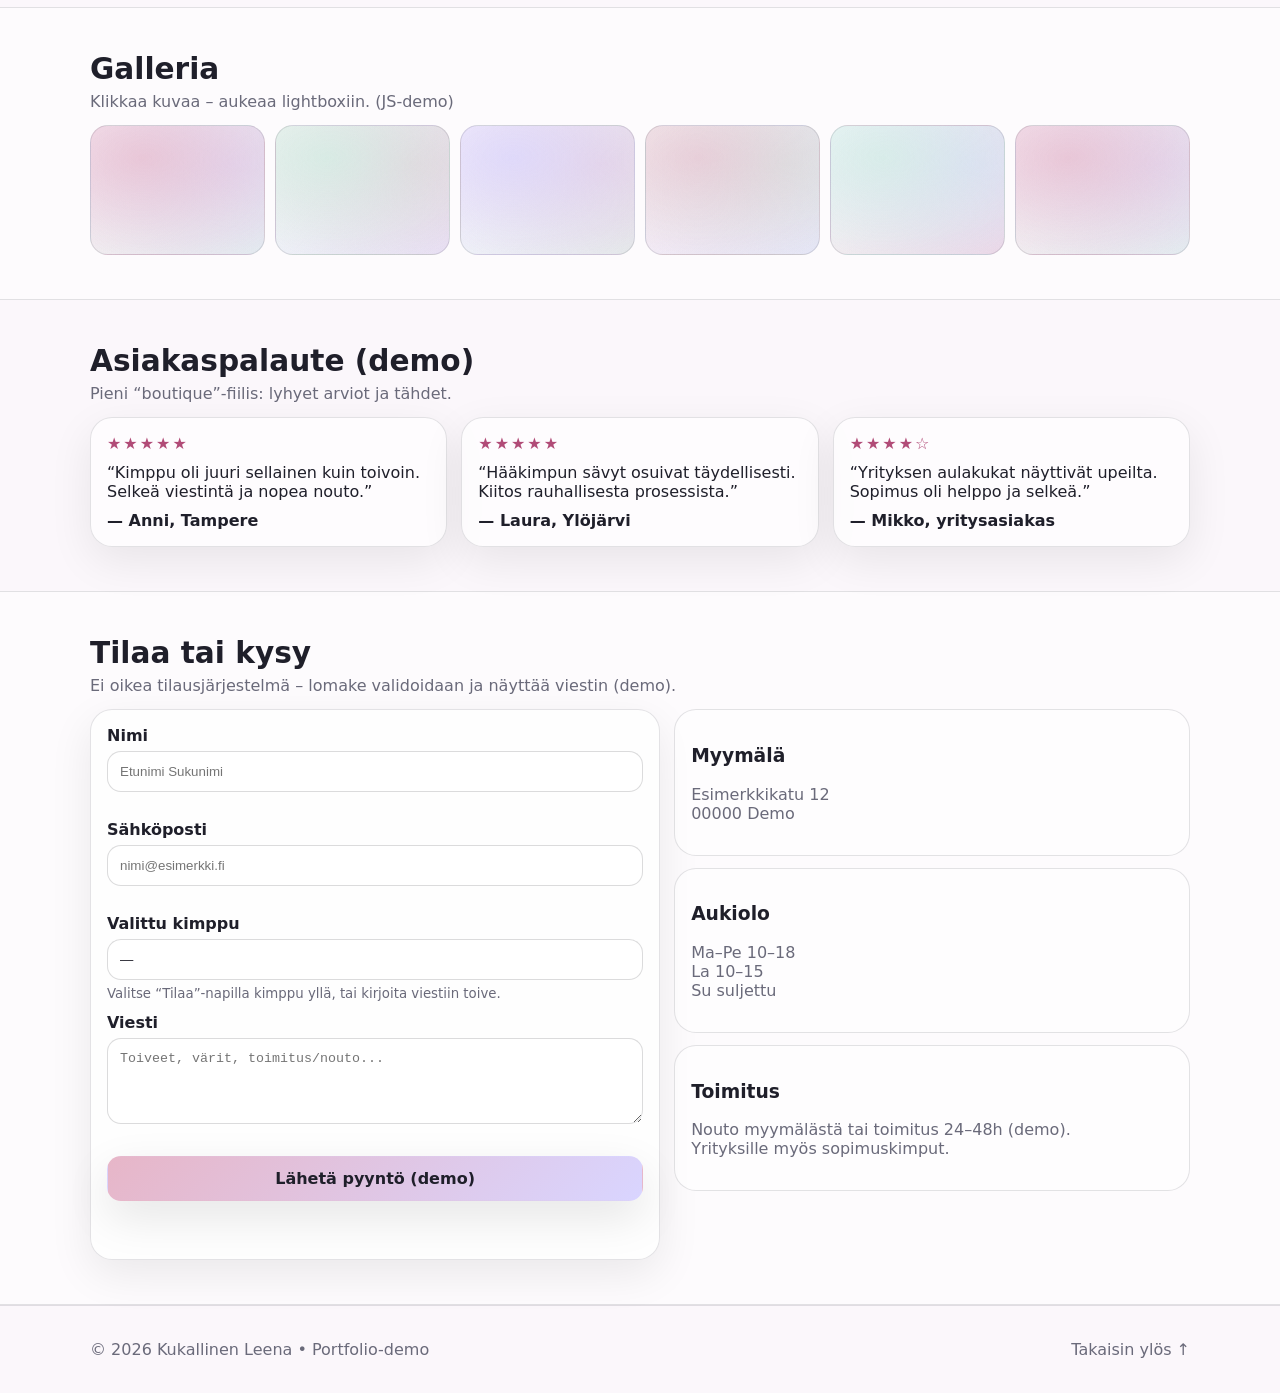
<file: portfolio/portfolio_web/kukallinen_leena/index.html>
<!doctype html>
<html lang="fi">
<head>
  <meta charset="UTF-8" />
  <meta name="viewport" content="width=device-width, initial-scale=1.0" />
  <title>Kukallinen Leena | Kausikimput & kukkakauppa</title>
  <meta name="description" content="Portfolio-demo: boutique-kukkakaupan sivu. Suodatin, galleria lightboxilla ja kevyt UX." />
  <link rel="stylesheet" href="style.css" />
</head>
<body>
  <a class="skip" href="#main">Siirry sisältöön</a>

  <header class="top">
    <div class="wrap top__inner">
      <a class="logo" href="#" aria-label="Kukallinen Leena etusivu">
        <span class="logo__mark" aria-hidden="true">✿</span>
        <span class="logo__text">
          <strong>Kukallinen Leena</strong>
          <small>Kausikimput • Häät • Suru • Yritykset</small>
        </span>
      </a>

      <nav class="nav" aria-label="Päävalikko">
        <a href="#kimput">Kimput</a>
        <a href="#galleria">Galleria</a>
        <a href="#arvostelut">Arvostelut</a>
        <a href="#yhteys" class="nav__cta">Tilaa</a>
      </nav>
    </div>
  </header>

  <main id="main">
    <section class="hero">
      <div class="wrap hero__grid">
        <div class="hero__text">
          <p class="chip">Portfolio-demo • Light pastel • Vanilla JS</p>
          <h1>Herkät kimput, <span class="accent">selkeä tilaus</span> – ja kausi edellä.</h1>
          <p class="lead">
            Tämä on esimerkkisivu “Kukallinen Leena” -kukkakaupalle. Mukana kausikimppujen suodatin,
            galleria lightboxilla ja viimeistelty boutique-ilme.
          </p>

          <div class="hero__actions">
            <a class="btn" href="#kimput">Katso kausikimput</a>
            <a class="btn btn--ghost" href="#yhteys">Tilaa & kysy</a>
          </div>

          <div class="hero__highlights">
            <div class="hl">
              <strong>24–48h</strong><span>nouto / toimitus</span>
            </div>
            <div class="hl">
              <strong>Sesonki</strong><span>aina edellä</span>
            </div>
            <div class="hl">
              <strong>4.9/5</strong><span>asiakaspalaute</span>
            </div>
          </div>
        </div>

        <aside class="hero__card" aria-label="Sesonkikortti">
          <div class="stamp">Kausi nyt</div>
          <h2>Talvikimppu “Pehmeä”</h2>
          <p class="muted">
            Vaalea pastelli + vihreä. Sopii arkeen ja lahjaksi. (Demo-teksti)
          </p>

          <div class="mini">
            <div class="mini__row"><span>Koko</span><strong>M</strong></div>
            <div class="mini__row"><span>Hinta</span><strong>39€</strong></div>
            <div class="mini__row"><span>Sisältö</span><strong>sekoitus</strong></div>
          </div>

          <a class="btn btn--wide" href="#yhteys">Tilaa tämä</a>
          <p class="tiny">Huom: tämä on portfolio-demo, ei oikea verkkokauppa.</p>
        </aside>
      </div>
    </section>

    <section class="section" id="kimput">
      <div class="wrap">
        <div class="head">
          <h2>Kausikimput</h2>
          <p class="muted">Suodata kimppuja tarpeen mukaan. (JS-demo)</p>
        </div>

        <div class="filters" role="group" aria-label="Suodattimet">
          <button class="filter active" data-filter="all">Kaikki</button>
          <button class="filter" data-filter="arki">Arki</button>
          <button class="filter" data-filter="haat">Häät</button>
          <button class="filter" data-filter="suru">Suru</button>
          <button class="filter" data-filter="yritys">Yritys</button>
        </div>

        <div class="bouquets" id="bouquets">
          <article class="bouquet" data-tags="arki">
            <div class="bouquet__img" aria-hidden="true"></div>
            <div class="bouquet__body">
              <div class="bouquet__top">
                <h3>“Pehmeä”</h3>
                <span class="price">29€</span>
              </div>
              <p class="muted">Vaalea kimppu arkeen tai pieneksi lahjaksi.</p>
              <div class="meta">
                <span class="pill">S</span><span class="pill pill--soft">arki</span>
              </div>
              <button class="btn btn--small" data-order='Pehmeä (29€)'>Tilaa</button>
            </div>
          </article>

          <article class="bouquet" data-tags="arki,yritys">
            <div class="bouquet__img bouquet__img--2" aria-hidden="true"></div>
            <div class="bouquet__body">
              <div class="bouquet__top">
                <h3>“Raikas”</h3>
                <span class="price">39€</span>
              </div>
              <p class="muted">Vihreä + pastelli. Toimii myös toimistolle.</p>
              <div class="meta">
                <span class="pill">M</span><span class="pill pill--soft">arki</span><span class="pill pill--soft">yritys</span>
              </div>
              <button class="btn btn--small" data-order='Raikas (39€)'>Tilaa</button>
            </div>
          </article>

          <article class="bouquet" data-tags="haat">
            <div class="bouquet__img bouquet__img--3" aria-hidden="true"></div>
            <div class="bouquet__body">
              <div class="bouquet__top">
                <h3>“Huntu”</h3>
                <span class="price">79€</span>
              </div>
              <p class="muted">Hääkimpun esimerkkityyli – hillitty ja elegantti.</p>
              <div class="meta">
                <span class="pill">L</span><span class="pill pill--soft">häät</span>
              </div>
              <button class="btn btn--small" data-order='Huntu (79€)'>Tilaa</button>
            </div>
          </article>

          <article class="bouquet" data-tags="suru">
            <div class="bouquet__img bouquet__img--4" aria-hidden="true"></div>
            <div class="bouquet__body">
              <div class="bouquet__top">
                <h3>“Hiljainen”</h3>
                <span class="price">69€</span>
              </div>
              <p class="muted">Suruun sopiva, rauhallinen sävymaailma.</p>
              <div class="meta">
                <span class="pill">L</span><span class="pill pill--soft">suru</span>
              </div>
              <button class="btn btn--small" data-order='Hiljainen (69€)'>Tilaa</button>
            </div>
          </article>

          <article class="bouquet" data-tags="yritys">
            <div class="bouquet__img bouquet__img--5" aria-hidden="true"></div>
            <div class="bouquet__body">
              <div class="bouquet__top">
                <h3>“Aula”</h3>
                <span class="price">99€</span>
              </div>
              <p class="muted">Yrityksen aulaan – näyttävä, mutta tyylikäs.</p>
              <div class="meta">
                <span class="pill">XL</span><span class="pill pill--soft">yritys</span>
              </div>
              <button class="btn btn--small" data-order='Aula (99€)'>Tilaa</button>
            </div>
          </article>

          <article class="bouquet" data-tags="haat,yritys">
            <div class="bouquet__img bouquet__img--6" aria-hidden="true"></div>
            <div class="bouquet__body">
              <div class="bouquet__top">
                <h3>“Kruunu”</h3>
                <span class="price">149€</span>
              </div>
              <p class="muted">Kukkakokonaisuus juhliin tai yritystilaan. (Demo)</p>
              <div class="meta">
                <span class="pill">XL</span><span class="pill pill--soft">häät</span><span class="pill pill--soft">yritys</span>
              </div>
              <button class="btn btn--small" data-order='Kruunu (149€)'>Tilaa</button>
            </div>
          </article>
        </div>

        <p class="tiny muted" id="resultNote" aria-live="polite"></p>
      </div>
    </section>

    <section class="section section--alt" id="galleria">
      <div class="wrap">
        <div class="head">
          <h2>Galleria</h2>
          <p class="muted">Klikkaa kuvaa – aukeaa lightboxiin. (JS-demo)</p>
        </div>

        <div class="gallery" id="gallery">
          <button class="shot" data-shot="1" aria-label="Avaa kuva 1"></button>
          <button class="shot shot--2" data-shot="2" aria-label="Avaa kuva 2"></button>
          <button class="shot shot--3" data-shot="3" aria-label="Avaa kuva 3"></button>
          <button class="shot shot--4" data-shot="4" aria-label="Avaa kuva 4"></button>
          <button class="shot shot--5" data-shot="5" aria-label="Avaa kuva 5"></button>
          <button class="shot shot--6" data-shot="6" aria-label="Avaa kuva 6"></button>
        </div>
      </div>
    </section>

    <section class="section" id="arvostelut">
      <div class="wrap">
        <div class="head">
          <h2>Asiakaspalaute (demo)</h2>
          <p class="muted">Pieni “boutique”-fiilis: lyhyet arviot ja tähdet.</p>
        </div>

        <div class="reviews">
          <article class="review">
            <div class="stars" aria-hidden="true">★★★★★</div>
            <p>“Kimppu oli juuri sellainen kuin toivoin. Selkeä viestintä ja nopea nouto.”</p>
            <p class="who">— Anni, Tampere</p>
          </article>
          <article class="review">
            <div class="stars" aria-hidden="true">★★★★★</div>
            <p>“Hääkimpun sävyt osuivat täydellisesti. Kiitos rauhallisesta prosessista.”</p>
            <p class="who">— Laura, Ylöjärvi</p>
          </article>
          <article class="review">
            <div class="stars" aria-hidden="true">★★★★☆</div>
            <p>“Yrityksen aulakukat näyttivät upeilta. Sopimus oli helppo ja selkeä.”</p>
            <p class="who">— Mikko, yritysasiakas</p>
          </article>
        </div>
      </div>
    </section>

    <section class="section section--alt" id="yhteys">
      <div class="wrap">
        <div class="head">
          <h2>Tilaa tai kysy</h2>
          <p class="muted">Ei oikea tilausjärjestelmä – lomake validoidaan ja näyttää viestin (demo).</p>
        </div>

        <div class="contact">
          <form class="form" id="orderForm" novalidate>
            <label>
              <span>Nimi</span>
              <input name="name" type="text" required minlength="2" placeholder="Etunimi Sukunimi" />
              <small class="err" data-err="name"></small>
            </label>

            <label>
              <span>Sähköposti</span>
              <input name="email" type="email" required placeholder="nimi@esimerkki.fi" />
              <small class="err" data-err="email"></small>
            </label>

            <label>
              <span>Valittu kimppu</span>
              <input name="bouquet" id="bouquetInput" type="text" readonly value="—" />
              <small class="hint">Valitse “Tilaa”-napilla kimppu yllä, tai kirjoita viestiin toive.</small>
            </label>

            <label>
              <span>Viesti</span>
              <textarea name="message" rows="4" required minlength="10" placeholder="Toiveet, värit, toimitus/nouto..."></textarea>
              <small class="err" data-err="message"></small>
            </label>

            <button class="btn" type="submit">Lähetä pyyntö (demo)</button>
            <p class="tiny muted" id="formNote" aria-live="polite"></p>
          </form>

          <aside class="info">
            <div class="info__box">
              <h3>Myymälä</h3>
              <p class="muted">
                Esimerkkikatu 12<br />
                00000 Demo
              </p>
            </div>

            <div class="info__box">
              <h3>Aukiolo</h3>
              <p class="muted">
                Ma–Pe 10–18<br />
                La 10–15<br />
                Su suljettu
              </p>
            </div>

            <div class="info__box">
              <h3>Toimitus</h3>
              <p class="muted">
                Nouto myymälästä tai toimitus 24–48h (demo).<br />
                Yrityksille myös sopimuskimput.
              </p>
            </div>
          </aside>
        </div>
      </div>
    </section>
  </main>

  <!-- Lightbox -->
  <div class="lightbox" id="lightbox" aria-hidden="true">
    <div class="lightbox__backdrop" data-close="true"></div>
    <div class="lightbox__card" role="dialog" aria-modal="true" aria-label="Kuva">
      <button class="lightbox__close" data-close="true" aria-label="Sulje">✕</button>
      <div class="lightbox__img" id="lightboxImg" aria-hidden="true"></div>
      <p class="tiny muted" id="lightboxCaption">—</p>
    </div>
  </div>

  <footer class="footer">
    <div class="wrap footer__inner">
      <p>© <span id="year"></span> Kukallinen Leena • Portfolio-demo</p>
      <a href="#main">Takaisin ylös ↑</a>
    </div>
  </footer>

  <script src="script.js"></script>
</body>
</html>
</file>
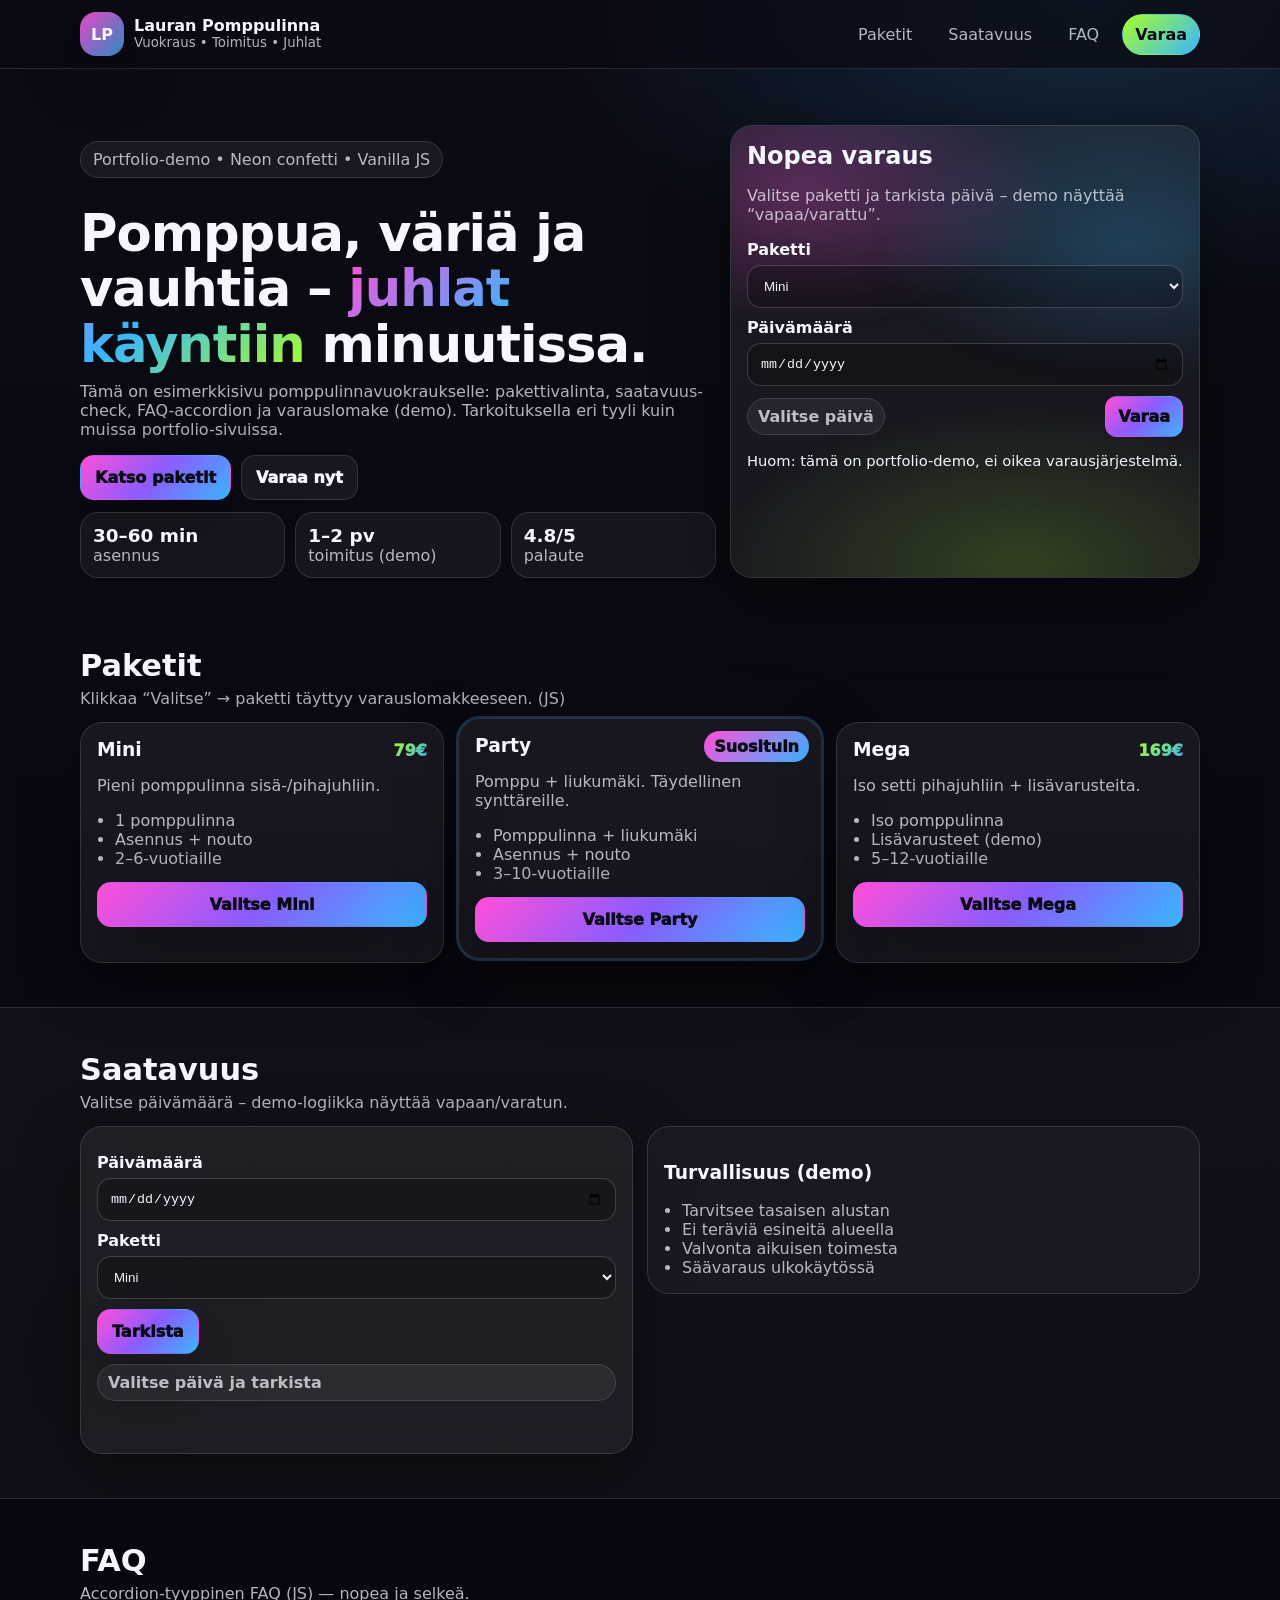
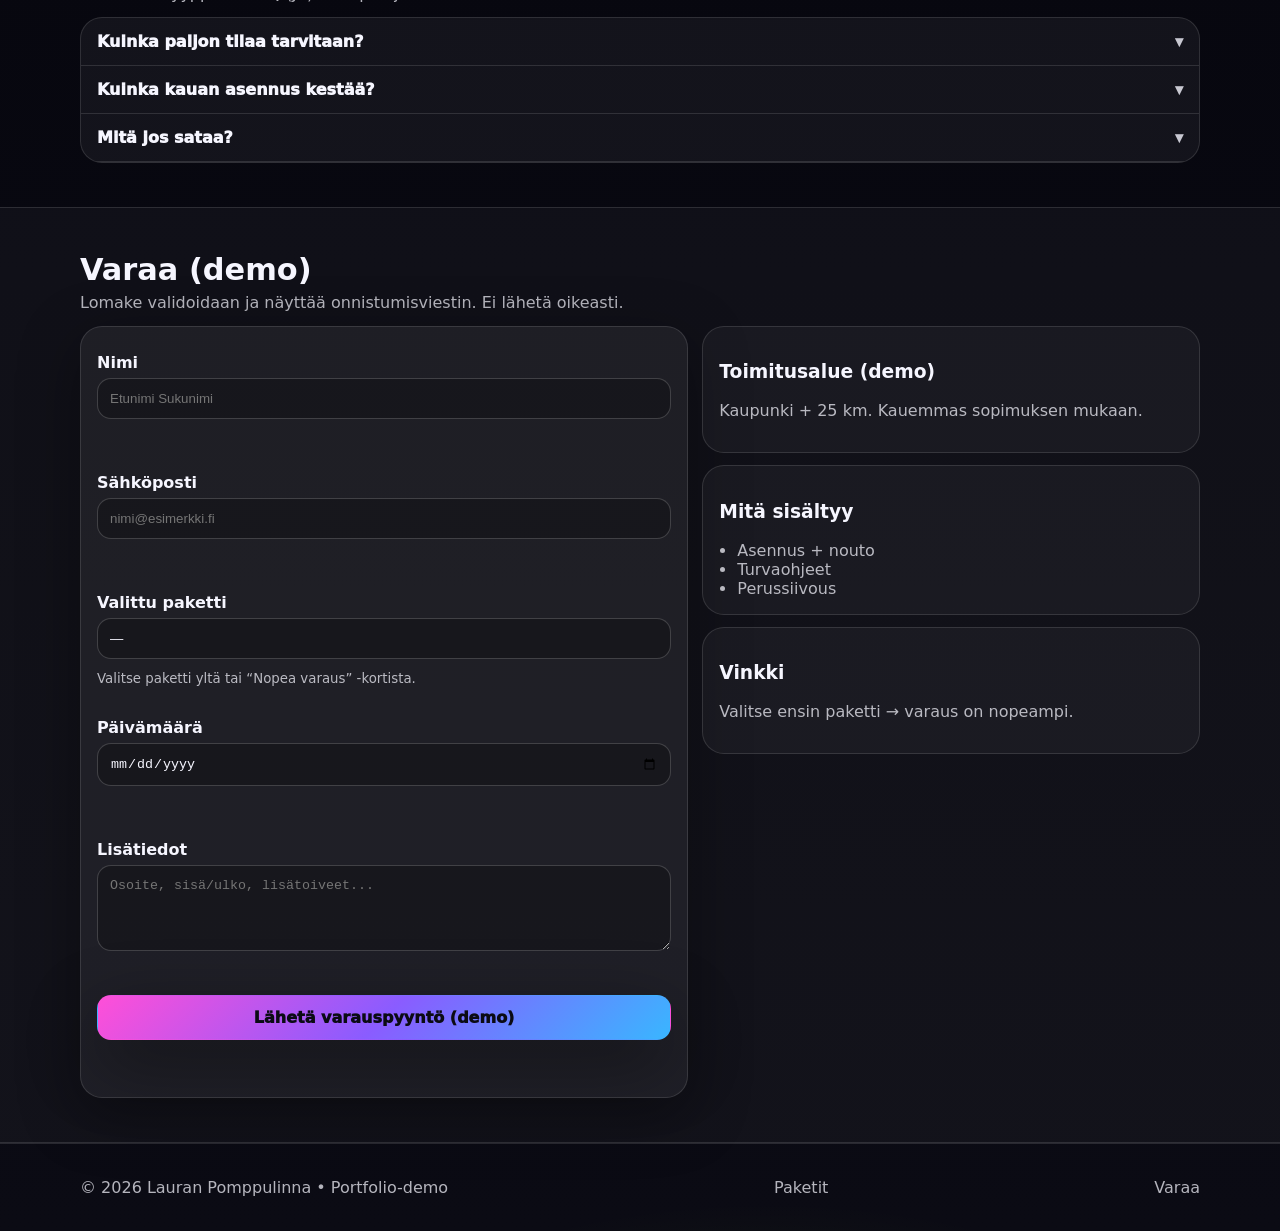
<file: portfolio/portfolio_web/lauran_pomppulinna/index.html>
<!doctype html>
<html lang="fi">
<head>
  <meta charset="UTF-8" />
  <meta name="viewport" content="width=device-width, initial-scale=1.0" />
  <title>Lauran Pomppulinna | Bileet liikkeelle</title>
  <meta name="description" content="Portfolio-demo: pomppulinnavuokraus. Neon-tyyli, paketit, saatavuus, FAQ-accordion ja tilauslomake (demo)." />
  <link rel="stylesheet" href="style.css" />
</head>
<body>
  <header class="top">
    <div class="wrap top__inner">
      <a class="brand" href="#">
        <span class="brand__mark" aria-hidden="true">LP</span>
        <span class="brand__txt">
          <strong>Lauran Pomppulinna</strong>
          <small>Vuokraus • Toimitus • Juhlat</small>
        </span>
      </a>

      <nav class="nav" aria-label="Päävalikko">
        <a href="#paketit">Paketit</a>
        <a href="#saatavuus">Saatavuus</a>
        <a href="#faq">FAQ</a>
        <a class="cta" href="#tilaus">Varaa</a>
      </nav>
    </div>
  </header>

  <main>
    <section class="hero">
      <div class="wrap hero__grid">
        <div class="hero__left">
          <p class="chip">Portfolio-demo • Neon confetti • Vanilla JS</p>
          <h1>Pomppua, väriä ja vauhtia – <span class="accent">juhlat käyntiin</span> minuutissa.</h1>
          <p class="lead">
            Tämä on esimerkkisivu pomppulinnavuokraukselle: pakettivalinta, saatavuus-check, FAQ-accordion ja
            varauslomake (demo). Tarkoituksella eri tyyli kuin muissa portfolio-sivuissa.
          </p>

          <div class="hero__actions">
            <a class="btn" href="#paketit">Katso paketit</a>
            <a class="btn btn--ghost" href="#tilaus">Varaa nyt</a>
          </div>

          <div class="stats">
            <div class="stat"><strong>30–60 min</strong><span>asennus</span></div>
            <div class="stat"><strong>1–2 pv</strong><span>toimitus (demo)</span></div>
            <div class="stat"><strong>4.8/5</strong><span>palaute</span></div>
          </div>
        </div>

        <aside class="hero__card" aria-label="Nopea varauskortti">
          <div class="card__glow" aria-hidden="true"></div>
          <h2>Nopea varaus</h2>
          <p class="muted">Valitse paketti ja tarkista päivä – demo näyttää “vapaa/varattu”.</p>

          <label class="field">
            <span>Paketti</span>
            <select id="quickPlan">
              <option value="Mini">Mini</option>
              <option value="Party">Party</option>
              <option value="Mega">Mega</option>
            </select>
          </label>

          <label class="field">
            <span>Päivämäärä</span>
            <input id="quickDate" type="date" />
          </label>

          <div class="row">
            <span class="badge" id="availBadge">Valitse päivä</span>
            <button class="btn btn--small" id="jumpToForm">Varaa</button>
          </div>

          <p class="tiny">Huom: tämä on portfolio-demo, ei oikea varausjärjestelmä.</p>
        </aside>
      </div>
    </section>

    <section class="section" id="paketit">
      <div class="wrap">
        <div class="head">
          <h2>Paketit</h2>
          <p class="muted">Klikkaa “Valitse” → paketti täyttyy varauslomakkeeseen. (JS)</p>
        </div>

        <div class="plans">
          <article class="plan">
            <div class="plan__top">
              <h3>Mini</h3>
              <span class="price">79€</span>
            </div>
            <p class="muted">Pieni pomppulinna sisä-/pihajuhliin.</p>
            <ul>
              <li>1 pomppulinna</li>
              <li>Asennus + nouto</li>
              <li>2–6-vuotiaille</li>
            </ul>
            <button class="btn btn--wide" data-plan="Mini (79€)">Valitse Mini</button>
          </article>

          <article class="plan plan--featured">
            <div class="ribbon" aria-hidden="true">Suosituin</div>
            <div class="plan__top">
              <h3>Party</h3>
              <span class="price">119€</span>
            </div>
            <p class="muted">Pomppu + liukumäki. Täydellinen synttäreille.</p>
            <ul>
              <li>Pomppulinna + liukumäki</li>
              <li>Asennus + nouto</li>
              <li>3–10-vuotiaille</li>
            </ul>
            <button class="btn btn--wide" data-plan="Party (119€)">Valitse Party</button>
          </article>

          <article class="plan">
            <div class="plan__top">
              <h3>Mega</h3>
              <span class="price">169€</span>
            </div>
            <p class="muted">Iso setti pihajuhliin + lisävarusteita.</p>
            <ul>
              <li>Iso pomppulinna</li>
              <li>Lisävarusteet (demo)</li>
              <li>5–12-vuotiaille</li>
            </ul>
            <button class="btn btn--wide" data-plan="Mega (169€)">Valitse Mega</button>
          </article>
        </div>
      </div>
    </section>

    <section class="section section--alt" id="saatavuus">
      <div class="wrap">
        <div class="head">
          <h2>Saatavuus</h2>
          <p class="muted">Valitse päivämäärä – demo-logiikka näyttää vapaan/varatun.</p>
        </div>

        <div class="availability">
          <div class="availability__box">
            <label class="field">
              <span>Päivämäärä</span>
              <input id="availDate" type="date" />
            </label>

            <label class="field">
              <span>Paketti</span>
              <select id="availPlan">
                <option value="Mini">Mini</option>
                <option value="Party">Party</option>
                <option value="Mega">Mega</option>
              </select>
            </label>

            <button class="btn" id="checkAvail">Tarkista</button>

            <div class="result" aria-live="polite">
              <span class="badge" id="availResult">Valitse päivä ja tarkista</span>
              <p class="tiny muted" id="availHint"></p>
            </div>
          </div>

          <div class="availability__note">
            <h3>Turvallisuus (demo)</h3>
            <ul>
              <li>Tarvitsee tasaisen alustan</li>
              <li>Ei teräviä esineitä alueella</li>
              <li>Valvonta aikuisen toimesta</li>
              <li>Säävaraus ulkokäytössä</li>
            </ul>
          </div>
        </div>
      </div>
    </section>

    <section class="section" id="faq">
      <div class="wrap">
        <div class="head">
          <h2>FAQ</h2>
          <p class="muted">Accordion-tyyppinen FAQ (JS) — nopea ja selkeä.</p>
        </div>

        <div class="faq" id="faqList">
          <button class="q" aria-expanded="false">
            <span>Kuinka paljon tilaa tarvitaan?</span><span class="chev" aria-hidden="true">▾</span>
          </button>
          <div class="a">
            Yleensä 4×4 m (Mini) – 6×6 m (Mega). Tarkat mitat sovitaan paketista. (Demo-teksti)
          </div>

          <button class="q" aria-expanded="false">
            <span>Kuinka kauan asennus kestää?</span><span class="chev" aria-hidden="true">▾</span>
          </button>
          <div class="a">
            Tyypillisesti 30–60 min riippuen paikasta ja paketista. (Demo-teksti)
          </div>

          <button class="q" aria-expanded="false">
            <span>Mitä jos sataa?</span><span class="chev" aria-hidden="true">▾</span>
          </button>
          <div class="a">
            Ulkovuokrauksissa voidaan siirtää ajankohtaa. Sisätiloissa onnistuu usein säästä riippumatta. (Demo)
          </div>
        </div>
      </div>
    </section>

    <section class="section section--alt" id="tilaus">
      <div class="wrap">
        <div class="head">
          <h2>Varaa (demo)</h2>
          <p class="muted">Lomake validoidaan ja näyttää onnistumisviestin. Ei lähetä oikeasti.</p>
        </div>

        <div class="order">
          <form class="form" id="orderForm" novalidate>
            <label class="field">
              <span>Nimi</span>
              <input name="name" type="text" required minlength="2" placeholder="Etunimi Sukunimi" />
              <small class="err" data-err="name"></small>
            </label>

            <label class="field">
              <span>Sähköposti</span>
              <input name="email" type="email" required placeholder="nimi@esimerkki.fi" />
              <small class="err" data-err="email"></small>
            </label>

            <label class="field">
              <span>Valittu paketti</span>
              <input name="plan" id="planInput" type="text" readonly value="—" />
              <small class="hint">Valitse paketti yltä tai “Nopea varaus” -kortista.</small>
            </label>

            <label class="field">
              <span>Päivämäärä</span>
              <input name="date" id="dateInput" type="date" required />
              <small class="err" data-err="date"></small>
            </label>

            <label class="field">
              <span>Lisätiedot</span>
              <textarea name="message" rows="4" required minlength="10" placeholder="Osoite, sisä/ulko, lisätoiveet..."></textarea>
              <small class="err" data-err="message"></small>
            </label>

            <button class="btn" type="submit">Lähetä varauspyyntö (demo)</button>
            <p class="tiny muted" id="formNote" aria-live="polite"></p>
          </form>

          <aside class="side">
            <div class="side__box">
              <h3>Toimitusalue (demo)</h3>
              <p class="muted">Kaupunki + 25 km. Kauemmas sopimuksen mukaan.</p>
            </div>
            <div class="side__box">
              <h3>Mitä sisältyy</h3>
              <ul>
                <li>Asennus + nouto</li>
                <li>Turvaohjeet</li>
                <li>Perussiivous</li>
              </ul>
            </div>
            <div class="side__box">
              <h3>Vinkki</h3>
              <p class="muted">Valitse ensin paketti → varaus on nopeampi.</p>
            </div>
          </aside>
        </div>
      </div>
    </section>
  </main>

  <footer class="footer">
    <div class="wrap footer__inner">
      <p>© <span id="year"></span> Lauran Pomppulinna • Portfolio-demo</p>
      <a href="#paketit">Paketit</a>
      <a href="#tilaus">Varaa</a>
    </div>
  </footer>

  <script src="script.js"></script>
</body>
</html>
</file>
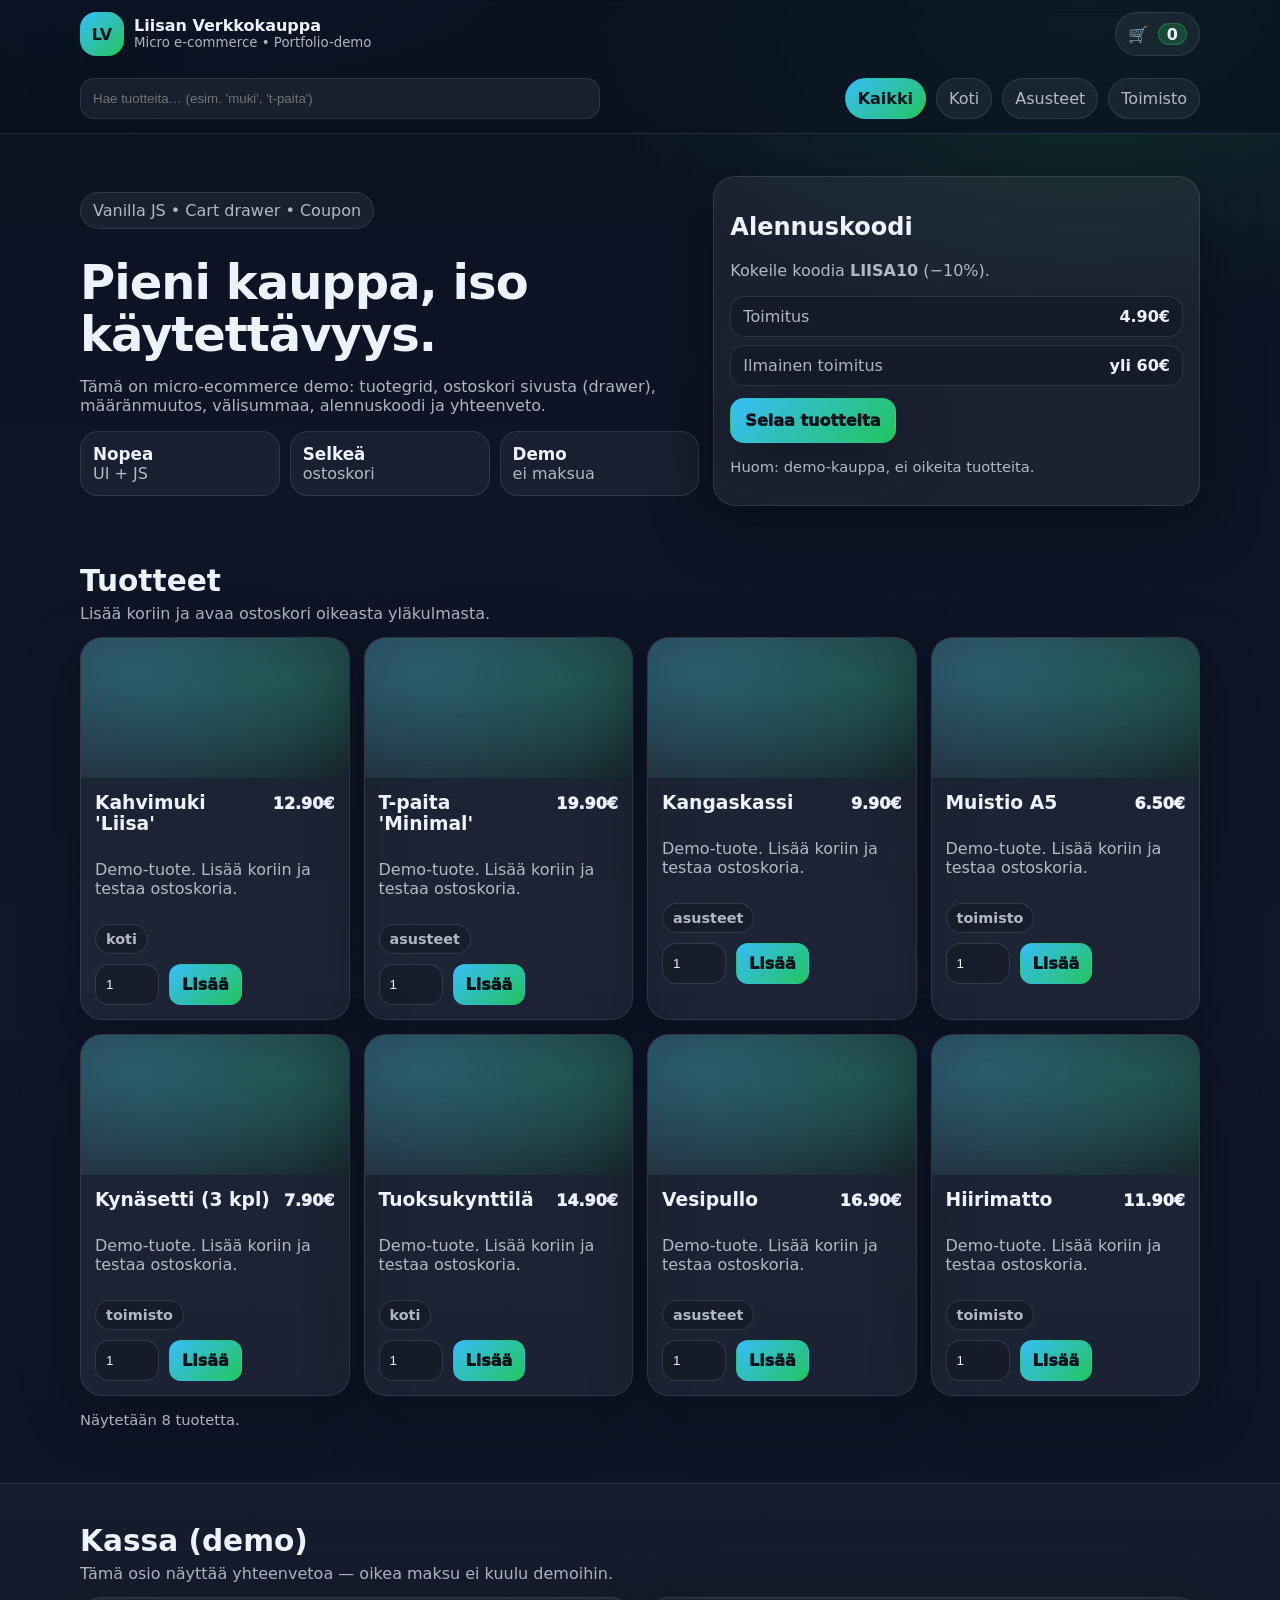
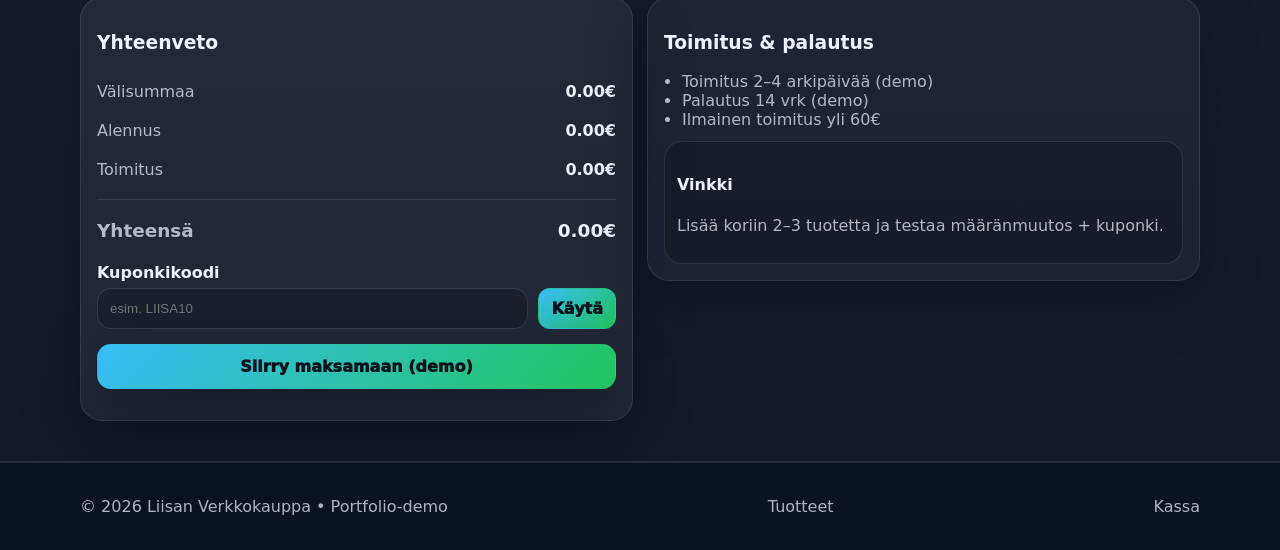
<file: portfolio/portfolio_web/liisan_verkkokauppa/index.html>
<!doctype html>
<html lang="fi">
<head>
  <meta charset="UTF-8" />
  <meta name="viewport" content="width=device-width, initial-scale=1.0" />
  <title>Liisan Verkkokauppa | Micro e-commerce demo</title>
  <meta name="description" content="Portfolio-demo: micro-ecommerce. Tuotegrid, cart drawer, kuponki ja yhteenveto (Vanilla JS)." />
  <link rel="stylesheet" href="style.css" />
</head>
<body>
  <a class="skip" href="#main">Siirry sisältöön</a>

  <header class="top">
    <div class="wrap top__inner">
      <a class="brand" href="#">
        <span class="brand__mark" aria-hidden="true">LV</span>
        <span class="brand__txt">
          <strong>Liisan Verkkokauppa</strong>
          <small>Micro e-commerce • Portfolio-demo</small>
        </span>
      </a>

      <div class="top__actions">
        <button class="iconbtn" id="openCart" aria-label="Avaa ostoskori">
          <span aria-hidden="true">🛒</span>
          <span class="cartpill" id="cartCount">0</span>
        </button>
      </div>
    </div>

    <div class="wrap subbar">
      <div class="search">
        <input id="search" type="search" placeholder="Hae tuotteita… (esim. 'muki', 't-paita')" />
      </div>

      <div class="chips" role="group" aria-label="Kategoriat">
        <button class="chip active" data-cat="all">Kaikki</button>
        <button class="chip" data-cat="koti">Koti</button>
        <button class="chip" data-cat="asusteet">Asusteet</button>
        <button class="chip" data-cat="toimisto">Toimisto</button>
      </div>
    </div>
  </header>

  <main id="main">
    <section class="hero">
      <div class="wrap hero__grid">
        <div class="hero__text">
          <p class="badge">Vanilla JS • Cart drawer • Coupon</p>
          <h1>Pieni kauppa, iso käytettävyys.</h1>
          <p class="muted">
            Tämä on micro-ecommerce demo: tuotegrid, ostoskori sivusta (drawer),
            määränmuutos, välisummaa, alennuskoodi ja yhteenveto.
          </p>
          <div class="hero__stats">
            <div class="stat"><strong>Nopea</strong><span>UI + JS</span></div>
            <div class="stat"><strong>Selkeä</strong><span>ostoskori</span></div>
            <div class="stat"><strong>Demo</strong><span>ei maksua</span></div>
          </div>
        </div>

        <aside class="hero__card">
          <h2>Alennuskoodi</h2>
          <p class="muted">Kokeile koodia <strong>LIISA10</strong> (−10%).</p>
          <div class="hintbox">
            <div class="hintrow"><span>Toimitus</span><strong>4.90€</strong></div>
            <div class="hintrow"><span>Ilmainen toimitus</span><strong>yli 60€</strong></div>
          </div>
          <button class="btn" id="scrollProducts">Selaa tuotteita</button>
          <p class="tiny muted">Huom: demo-kauppa, ei oikeita tuotteita.</p>
        </aside>
      </div>
    </section>

    <section class="section" id="products">
      <div class="wrap">
        <div class="head">
          <h2>Tuotteet</h2>
          <p class="muted">Lisää koriin ja avaa ostoskori oikeasta yläkulmasta.</p>
        </div>

        <div class="grid" id="productGrid" aria-live="polite">
          <!-- Filled by JS -->
        </div>

        <p class="tiny muted" id="gridNote"></p>
      </div>
    </section>

    <section class="section section--alt" id="checkout">
      <div class="wrap">
        <div class="head">
          <h2>Kassa (demo)</h2>
          <p class="muted">Tämä osio näyttää yhteenvetoa — oikea maksu ei kuulu demoihin.</p>
        </div>

        <div class="checkout">
          <div class="panel">
            <h3>Yhteenveto</h3>
            <div class="sumrow"><span>Välisummaa</span><strong id="sumSubtotal">0.00€</strong></div>
            <div class="sumrow"><span>Alennus</span><strong id="sumDiscount">0.00€</strong></div>
            <div class="sumrow"><span>Toimitus</span><strong id="sumShipping">0.00€</strong></div>
            <hr />
            <div class="sumrow total"><span>Yhteensä</span><strong id="sumTotal">0.00€</strong></div>

            <div class="coupon">
              <label>
                <span>Kuponkikoodi</span>
                <input id="couponInput" type="text" placeholder="esim. LIISA10" />
              </label>
              <button class="btn btn--small" id="applyCoupon">Käytä</button>
            </div>
            <p class="tiny muted" id="couponNote" aria-live="polite"></p>

            <button class="btn btn--wide" id="fakePay">Siirry maksamaan (demo)</button>
            <p class="tiny muted" id="payNote" aria-live="polite"></p>
          </div>

          <div class="panel panel--soft">
            <h3>Toimitus & palautus</h3>
            <ul class="list">
              <li>Toimitus 2–4 arkipäivää (demo)</li>
              <li>Palautus 14 vrk (demo)</li>
              <li>Ilmainen toimitus yli 60€</li>
            </ul>
            <div class="minihelp">
              <h4>Vinkki</h4>
              <p class="muted">Lisää koriin 2–3 tuotetta ja testaa määränmuutos + kuponki.</p>
            </div>
          </div>
        </div>
      </div>
    </section>
  </main>

  <!-- Cart Drawer -->
  <div class="drawer" id="drawer" aria-hidden="true">
    <div class="drawer__backdrop" data-close="true"></div>
    <aside class="drawer__panel" role="dialog" aria-modal="true" aria-label="Ostoskori">
      <header class="drawer__head">
        <h2>Ostoskori</h2>
        <button class="iconbtn" data-close="true" aria-label="Sulje">✕</button>
      </header>

      <div class="drawer__body" id="cartItems">
        <!-- Filled by JS -->
      </div>

      <footer class="drawer__foot">
        <div class="sumrow"><span>Välisummaa</span><strong id="cartSubtotal">0.00€</strong></div>
        <div class="sumrow"><span>Toimitus</span><strong id="cartShipping">0.00€</strong></div>
        <div class="sumrow total"><span>Yhteensä</span><strong id="cartTotal">0.00€</strong></div>

        <button class="btn btn--wide" id="toCheckout">Kassalle</button>
        <button class="btn btn--ghost btn--wide" id="clearCart">Tyhjennä kori</button>
        <p class="tiny muted">Demo: ei oikeaa maksua.</p>
      </footer>
    </aside>
  </div>

  <footer class="footer">
    <div class="wrap footer__inner">
      <p>© <span id="year"></span> Liisan Verkkokauppa • Portfolio-demo</p>
      <a href="#products">Tuotteet</a>
      <a href="#checkout">Kassa</a>
    </div>
  </footer>

  <script src="script.js"></script>
</body>
</html>
</file>
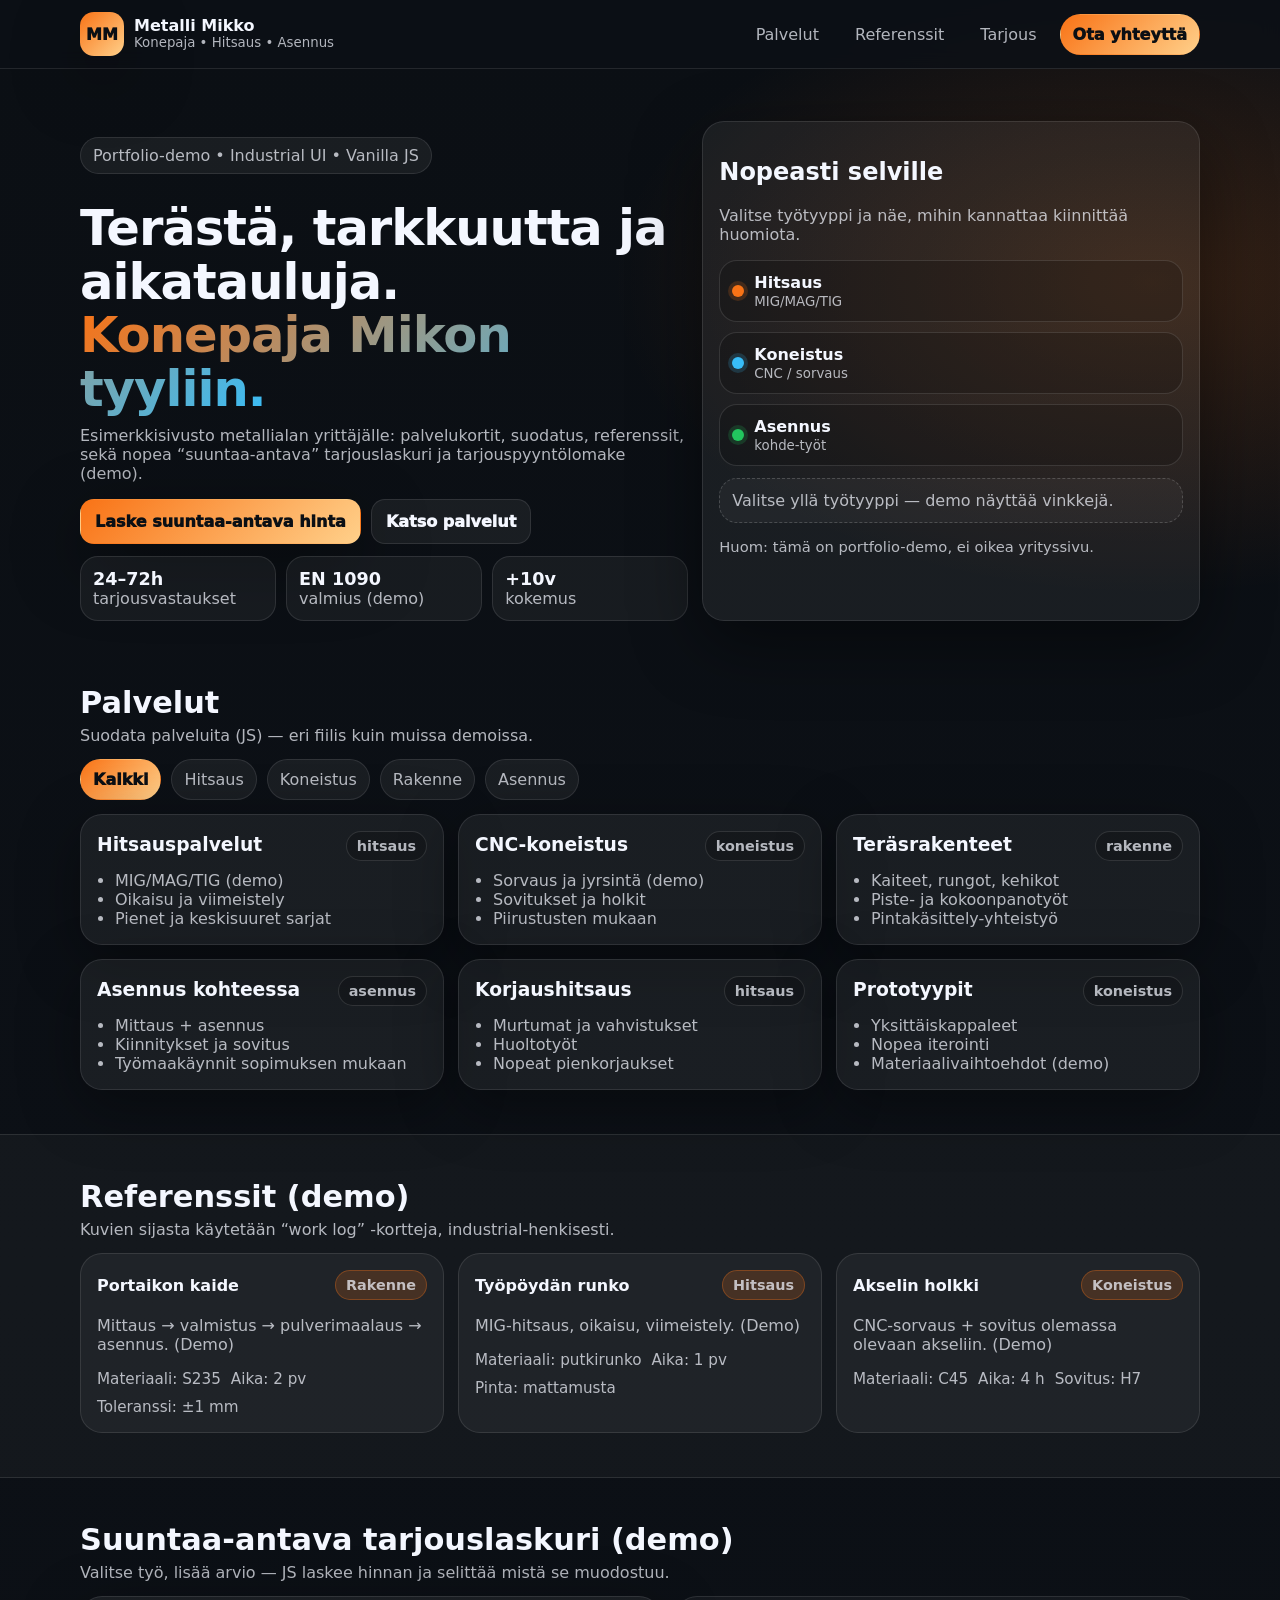
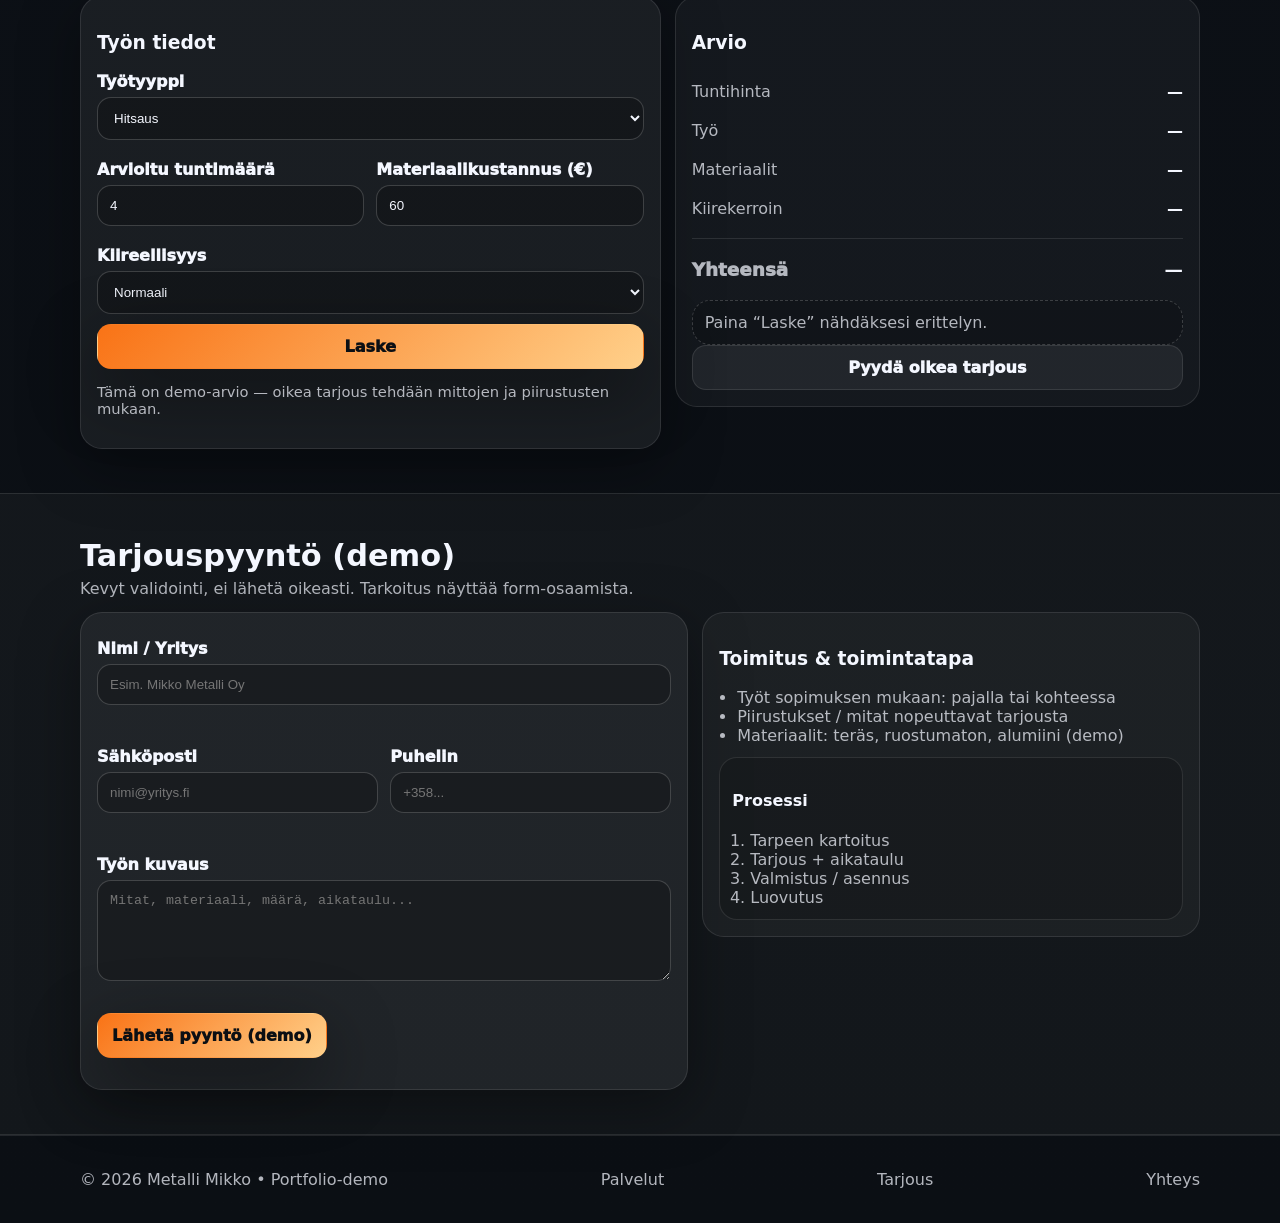
<file: portfolio/portfolio_web/metalli_mikko/index.html>
<!doctype html>
<html lang="fi">
<head>
  <meta charset="UTF-8" />
  <meta name="viewport" content="width=device-width, initial-scale=1.0" />
  <title>Metalli Mikko | Konepaja & hitsaus</title>
  <meta name="description" content="Portfolio-demo: konepaja/metalliyrityksen sivu. Palvelut, referenssit, tarjouslaskuri ja tarjouspyyntölomake (Vanilla JS)." />
  <link rel="stylesheet" href="style.css" />
</head>
<body>
  <a class="skip" href="#main">Siirry sisältöön</a>

  <header class="top">
    <div class="wrap top__inner">
      <a class="brand" href="#">
        <span class="brand__mark" aria-hidden="true">MM</span>
        <span class="brand__txt">
          <strong>Metalli Mikko</strong>
          <small>Konepaja • Hitsaus • Asennus</small>
        </span>
      </a>

      <nav class="nav" aria-label="Päävalikko">
        <a href="#palvelut">Palvelut</a>
        <a href="#referenssit">Referenssit</a>
        <a href="#tarjous">Tarjous</a>
        <a class="cta" href="#yhteys">Ota yhteyttä</a>
      </nav>

      <button class="menu" id="menuBtn" aria-label="Avaa valikko" aria-expanded="false">☰</button>
    </div>

    <div class="mobile" id="mobileNav" aria-hidden="true">
      <a href="#palvelut">Palvelut</a>
      <a href="#referenssit">Referenssit</a>
      <a href="#tarjous">Tarjous</a>
      <a href="#yhteys">Ota yhteyttä</a>
    </div>
  </header>

  <main id="main">
    <section class="hero">
      <div class="wrap hero__grid">
        <div class="hero__left">
          <p class="chip">Portfolio-demo • Industrial UI • Vanilla JS</p>
          <h1>Terästä, tarkkuutta ja aikatauluja.<br><span class="accent">Konepaja Mikon tyyliin.</span></h1>
          <p class="lead">
            Esimerkkisivusto metallialan yrittäjälle: palvelukortit, suodatus, referenssit,
            sekä nopea “suuntaa-antava” tarjouslaskuri ja tarjouspyyntölomake (demo).
          </p>

          <div class="hero__actions">
            <a class="btn" href="#tarjous">Laske suuntaa-antava hinta</a>
            <a class="btn btn--ghost" href="#palvelut">Katso palvelut</a>
          </div>

          <div class="kpis">
            <div class="kpi"><strong>24–72h</strong><span>tarjousvastaukset</span></div>
            <div class="kpi"><strong>EN 1090</strong><span>valmius (demo)</span></div>
            <div class="kpi"><strong>+10v</strong><span>kokemus</span></div>
          </div>
        </div>

        <aside class="hero__panel">
          <h2>Nopeasti selville</h2>
          <p class="muted">Valitse työtyyppi ja näe, mihin kannattaa kiinnittää huomiota.</p>

          <div class="quick">
            <button class="quick__btn" data-preset="hitsaus">
              <span class="dot dot--o"></span>
              <span><strong>Hitsaus</strong><small>MIG/MAG/TIG</small></span>
            </button>
            <button class="quick__btn" data-preset="koneistus">
              <span class="dot dot--b"></span>
              <span><strong>Koneistus</strong><small>CNC / sorvaus</small></span>
            </button>
            <button class="quick__btn" data-preset="asennus">
              <span class="dot dot--g"></span>
              <span><strong>Asennus</strong><small>kohde-työt</small></span>
            </button>
          </div>

          <div class="callout" id="callout">
            Valitse yllä työtyyppi — demo näyttää vinkkejä.
          </div>

          <p class="tiny muted">Huom: tämä on portfolio-demo, ei oikea yrityssivu.</p>
        </aside>
      </div>
    </section>

    <section class="section" id="palvelut">
      <div class="wrap">
        <div class="head">
          <h2>Palvelut</h2>
          <p class="muted">Suodata palveluita (JS) — eri fiilis kuin muissa demoissa.</p>
        </div>

        <div class="filters" role="group" aria-label="Palvelusuodatin">
          <button class="f active" data-filter="all">Kaikki</button>
          <button class="f" data-filter="hitsaus">Hitsaus</button>
          <button class="f" data-filter="koneistus">Koneistus</button>
          <button class="f" data-filter="rakenne">Rakenne</button>
          <button class="f" data-filter="asennus">Asennus</button>
        </div>

        <div class="cards" id="serviceGrid" aria-live="polite">
          <!-- JS fills -->
        </div>
      </div>
    </section>

    <section class="section section--alt" id="referenssit">
      <div class="wrap">
        <div class="head">
          <h2>Referenssit (demo)</h2>
          <p class="muted">Kuvien sijasta käytetään “work log” -kortteja, industrial-henkisesti.</p>
        </div>

        <div class="refs">
          <article class="ref">
            <div class="ref__top">
              <strong>Portaikon kaide</strong>
              <span class="badge">Rakenne</span>
            </div>
            <p class="muted">Mittaus → valmistus → pulverimaalaus → asennus. (Demo)</p>
            <div class="ref__meta">
              <span>Materiaali: S235</span>
              <span>Aika: 2 pv</span>
              <span>Toleranssi: ±1 mm</span>
            </div>
          </article>

          <article class="ref">
            <div class="ref__top">
              <strong>Työpöydän runko</strong>
              <span class="badge">Hitsaus</span>
            </div>
            <p class="muted">MIG-hitsaus, oikaisu, viimeistely. (Demo)</p>
            <div class="ref__meta">
              <span>Materiaali: putkirunko</span>
              <span>Aika: 1 pv</span>
              <span>Pinta: mattamusta</span>
            </div>
          </article>

          <article class="ref">
            <div class="ref__top">
              <strong>Akselin holkki</strong>
              <span class="badge">Koneistus</span>
            </div>
            <p class="muted">CNC-sorvaus + sovitus olemassa olevaan akseliin. (Demo)</p>
            <div class="ref__meta">
              <span>Materiaali: C45</span>
              <span>Aika: 4 h</span>
              <span>Sovitus: H7</span>
            </div>
          </article>
        </div>
      </div>
    </section>

    <section class="section" id="tarjous">
      <div class="wrap">
        <div class="head">
          <h2>Suuntaa-antava tarjouslaskuri (demo)</h2>
          <p class="muted">Valitse työ, lisää arvio — JS laskee hinnan ja selittää mistä se muodostuu.</p>
        </div>

        <div class="quote">
          <div class="panel">
            <h3>Työn tiedot</h3>

            <label class="field">
              <span>Työtyyppi</span>
              <select id="qType">
                <option value="hitsaus">Hitsaus</option>
                <option value="koneistus">Koneistus</option>
                <option value="rakenne">Rakenne / valmistus</option>
                <option value="asennus">Asennus</option>
              </select>
            </label>

            <div class="row">
              <label class="field">
                <span>Arvioitu tuntimäärä</span>
                <input id="qHours" type="number" min="1" value="4" />
              </label>

              <label class="field">
                <span>Materiaalikustannus (€)</span>
                <input id="qMaterial" type="number" min="0" value="60" />
              </label>
            </div>

            <label class="field">
              <span>Kiireellisyys</span>
              <select id="qRush">
                <option value="0">Normaali</option>
                <option value="0.15">Kiire (+15%)</option>
                <option value="0.30">Erittäin kiire (+30%)</option>
              </select>
            </label>

            <button class="btn btn--wide" id="calc">Laske</button>
            <p class="tiny muted">Tämä on demo-arvio — oikea tarjous tehdään mittojen ja piirustusten mukaan.</p>
          </div>

          <aside class="panel panel--soft">
            <h3>Arvio</h3>
            <div class="sum">
              <div class="sumrow"><span>Tuntihinta</span><strong id="sRate">—</strong></div>
              <div class="sumrow"><span>Työ</span><strong id="sWork">—</strong></div>
              <div class="sumrow"><span>Materiaalit</span><strong id="sMat">—</strong></div>
              <div class="sumrow"><span>Kiirekerroin</span><strong id="sRush">—</strong></div>
              <hr />
              <div class="sumrow total"><span>Yhteensä</span><strong id="sTotal">—</strong></div>
            </div>

            <div class="explain" id="explain">
              Paina “Laske” nähdäksesi erittelyn.
            </div>

            <a class="btn btn--ghost btn--wide" href="#yhteys">Pyydä oikea tarjous</a>
          </aside>
        </div>
      </div>
    </section>

    <section class="section section--alt" id="yhteys">
      <div class="wrap">
        <div class="head">
          <h2>Tarjouspyyntö (demo)</h2>
          <p class="muted">Kevyt validointi, ei lähetä oikeasti. Tarkoitus näyttää form-osaamista.</p>
        </div>

        <div class="contact">
          <form class="panel" id="form" novalidate>
            <label class="field">
              <span>Nimi / Yritys</span>
              <input name="name" type="text" required minlength="2" placeholder="Esim. Mikko Metalli Oy" />
              <small class="err" data-err="name"></small>
            </label>

            <div class="row">
              <label class="field">
                <span>Sähköposti</span>
                <input name="email" type="email" required placeholder="nimi@yritys.fi" />
                <small class="err" data-err="email"></small>
              </label>

              <label class="field">
                <span>Puhelin</span>
                <input name="phone" type="tel" required minlength="6" placeholder="+358..." />
                <small class="err" data-err="phone"></small>
              </label>
            </div>

            <label class="field">
              <span>Työn kuvaus</span>
              <textarea name="msg" rows="5" required minlength="12" placeholder="Mitat, materiaali, määrä, aikataulu..."></textarea>
              <small class="err" data-err="msg"></small>
            </label>

            <button class="btn" type="submit">Lähetä pyyntö (demo)</button>
            <p class="tiny muted" id="formNote" aria-live="polite"></p>
          </form>

          <aside class="panel panel--soft">
            <h3>Toimitus & toimintatapa</h3>
            <ul class="list">
              <li>Työt sopimuksen mukaan: pajalla tai kohteessa</li>
              <li>Piirustukset / mitat nopeuttavat tarjousta</li>
              <li>Materiaalit: teräs, ruostumaton, alumiini (demo)</li>
            </ul>

            <div class="mini">
              <h4>Prosessi</h4>
              <ol>
                <li>Tarpeen kartoitus</li>
                <li>Tarjous + aikataulu</li>
                <li>Valmistus / asennus</li>
                <li>Luovutus</li>
              </ol>
            </div>
          </aside>
        </div>
      </div>
    </section>
  </main>

  <footer class="footer">
    <div class="wrap footer__inner">
      <p>© <span id="year"></span> Metalli Mikko • Portfolio-demo</p>
      <a href="#palvelut">Palvelut</a>
      <a href="#tarjous">Tarjous</a>
      <a href="#yhteys">Yhteys</a>
    </div>
  </footer>

  <script src="script.js"></script>
</body>
</html>
</file>
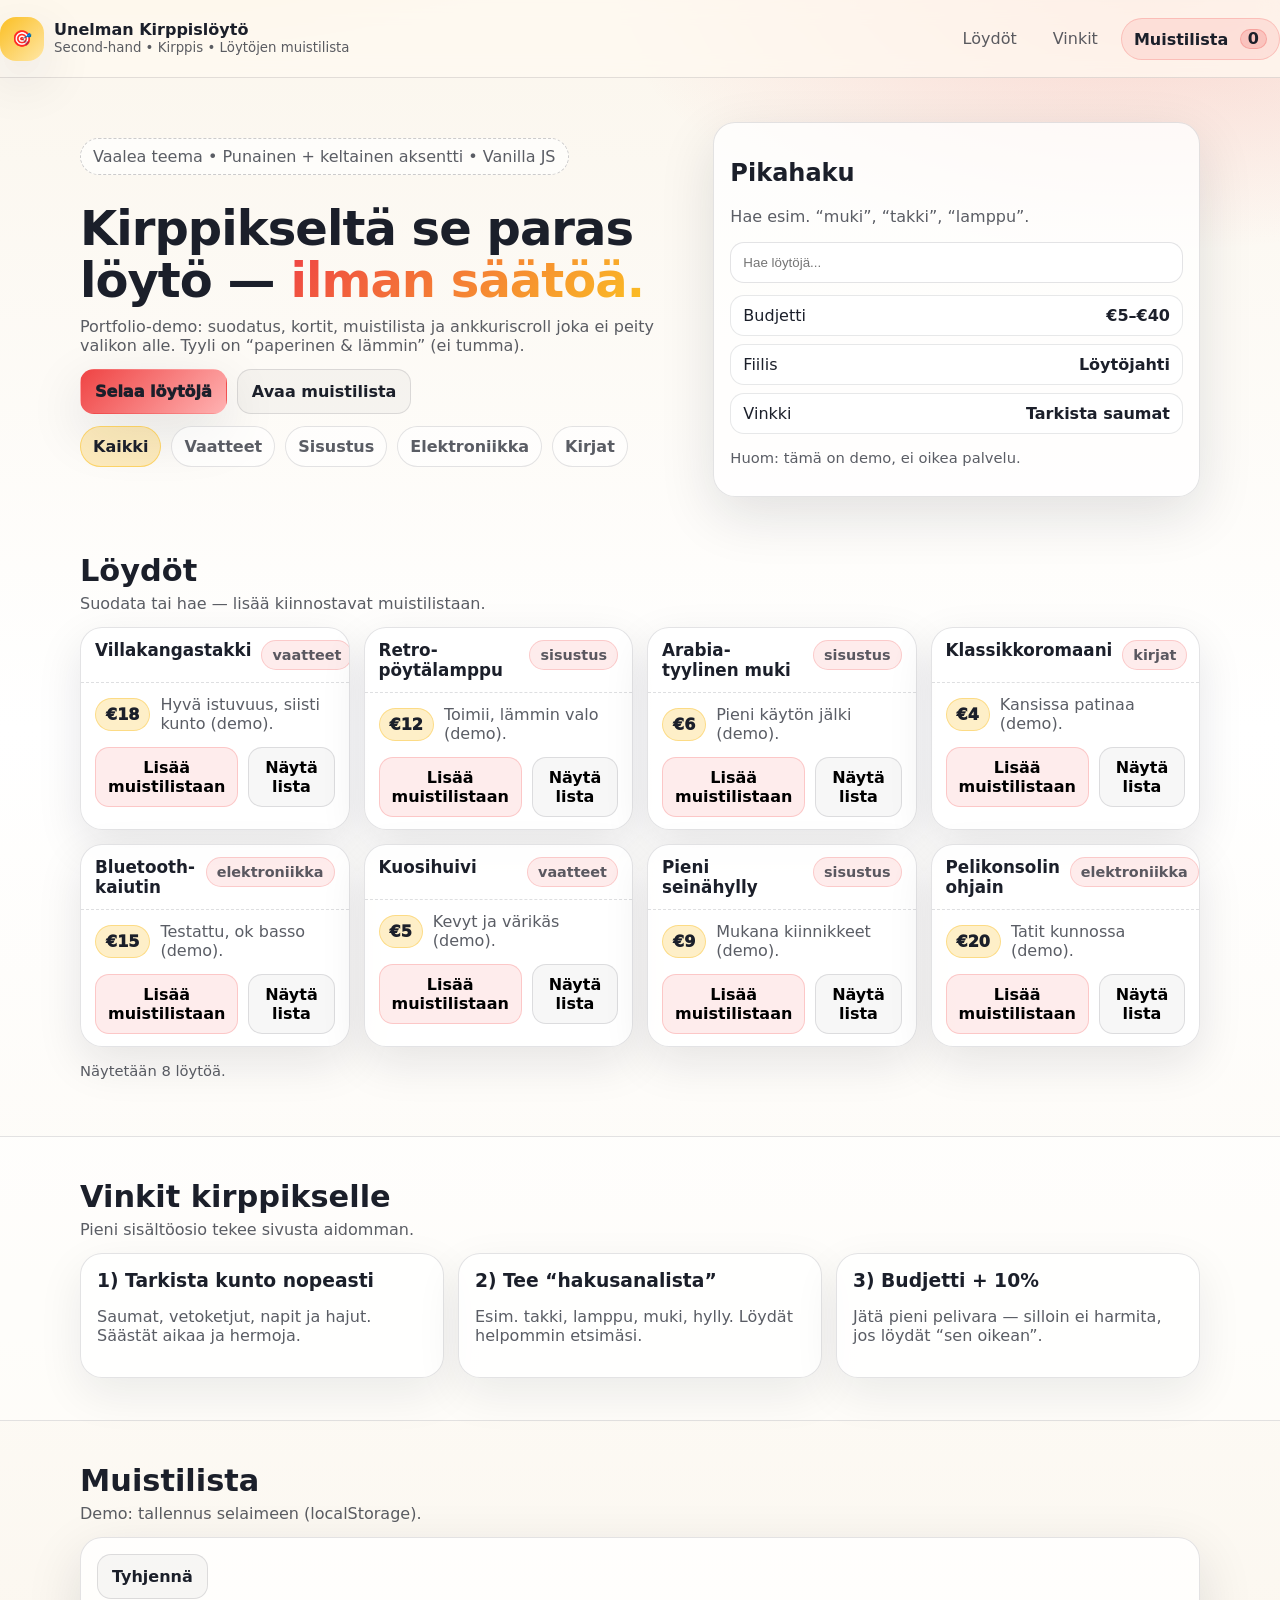
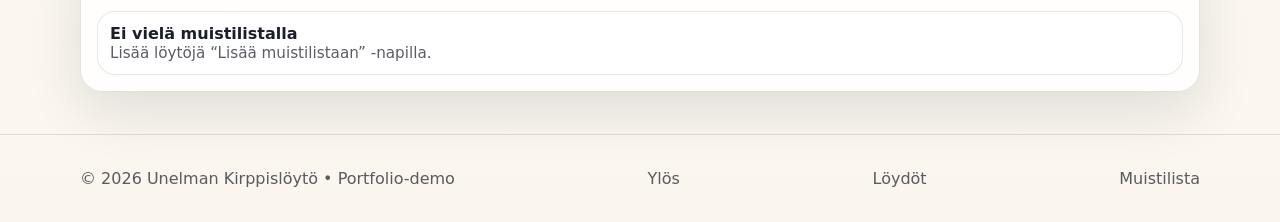
<file: portfolio/portfolio_web/unelman_kirppisloyto/index.html>
<!doctype html>
<html lang="fi">
<head>
  <meta charset="UTF-8" />
  <meta name="viewport" content="width=device-width, initial-scale=1.0" />
  <title>Unelman Kirppislöytö | Kirppis & second-hand</title>
  <meta name="description" content="Portfolio-demo: kirppis/second-hand sivu. Vaalea teema, suodatus ja muistilista (Vanilla JS)." />
  <link rel="stylesheet" href="style.css" />
</head>
<body>
  <a class="skip" href="#main">Siirry sisältöön</a>

  <header class="top" id="top">
    <div class="wrap top__inner">
      <a class="brand" href="#etusivu" aria-label="Unelman Kirppislöytö etusivu">
        <span class="brand__mark" aria-hidden="true">🎯</span>
        <span class="brand__txt">
          <strong>Unelman Kirppislöytö</strong>
          <small>Second-hand • Kirppis • Löytöjen muistilista</small>
        </span>
      </a>

      <nav class="nav" aria-label="Päävalikko">
        <a href="#loydöt">Löydöt</a>
        <a href="#vinkit">Vinkit</a>
        <a href="#muistilista" class="pill">
          Muistilista <span id="wishCount" class="count">0</span>
        </a>
      </nav>

      <button class="menu" id="menuBtn" aria-label="Avaa valikko" aria-expanded="false">☰</button>
    </div>

    <div class="mobile" id="mobileNav" aria-hidden="true">
      <a href="#loydöt">Löydöt</a>
      <a href="#vinkit">Vinkit</a>
      <a href="#muistilista">Muistilista</a>
    </div>
  </header>

  <main id="main">
    <section class="hero" id="etusivu">
      <div class="wrap hero__grid">
        <div class="hero__text">
          <p class="badge">Vaalea teema • Punainen + keltainen aksentti • Vanilla JS</p>
          <h1>Kirppikseltä se paras löytö — <span class="accent">ilman säätöä.</span></h1>
          <p class="lead">
            Portfolio-demo: suodatus, kortit, muistilista ja ankkuriscroll joka ei peity valikon alle.
            Tyyli on “paperinen & lämmin” (ei tumma).
          </p>
          <div class="hero__actions">
            <a class="btn" href="#loydöt">Selaa löytöjä</a>
            <a class="btn btn--ghost" href="#muistilista">Avaa muistilista</a>
          </div>

          <div class="chips" aria-label="Pikakategoriat">
            <button class="chip active" data-cat="all">Kaikki</button>
            <button class="chip" data-cat="vaatteet">Vaatteet</button>
            <button class="chip" data-cat="sisustus">Sisustus</button>
            <button class="chip" data-cat="elektroniikka">Elektroniikka</button>
            <button class="chip" data-cat="kirjat">Kirjat</button>
          </div>
        </div>

        <aside class="hero__card">
          <h2>Pikahaku</h2>
          <p class="muted">Hae esim. “muki”, “takki”, “lamppu”.</p>
          <div class="search">
            <input id="search" type="search" placeholder="Hae löytöjä..." />
          </div>
          <div class="mini">
            <div class="mini__row"><span>Budjetti</span><strong>€5–€40</strong></div>
            <div class="mini__row"><span>Fiilis</span><strong>Löytöjahti</strong></div>
            <div class="mini__row"><span>Vinkki</span><strong>Tarkista saumat</strong></div>
          </div>
          <p class="tiny muted">Huom: tämä on demo, ei oikea palvelu.</p>
        </aside>
      </div>
    </section>

    <section class="section" id="loydöt">
      <div class="wrap">
        <div class="head">
          <h2>Löydöt</h2>
          <p class="muted">Suodata tai hae — lisää kiinnostavat muistilistaan.</p>
        </div>

        <div class="grid" id="grid" aria-live="polite"></div>

        <p class="tiny muted" id="gridNote"></p>
      </div>
    </section>

    <section class="section section--alt" id="vinkit">
      <div class="wrap">
        <div class="head">
          <h2>Vinkit kirppikselle</h2>
          <p class="muted">Pieni sisältöosio tekee sivusta aidomman.</p>
        </div>

        <div class="tips">
          <article class="tip">
            <h3>1) Tarkista kunto nopeasti</h3>
            <p class="muted">Saumat, vetoketjut, napit ja hajut. Säästät aikaa ja hermoja.</p>
          </article>
          <article class="tip">
            <h3>2) Tee “hakusanalista”</h3>
            <p class="muted">Esim. takki, lamppu, muki, hylly. Löydät helpommin etsimäsi.</p>
          </article>
          <article class="tip">
            <h3>3) Budjetti + 10%</h3>
            <p class="muted">Jätä pieni pelivara — silloin ei harmita, jos löydät “sen oikean”.</p>
          </article>
        </div>
      </div>
    </section>

    <section class="section" id="muistilista">
      <div class="wrap">
        <div class="head">
          <h2>Muistilista</h2>
          <p class="muted">Demo: tallennus selaimeen (localStorage).</p>
        </div>

        <div class="wish">
          <div class="wish__top">
            <button class="btn btn--ghost" id="clearWish">Tyhjennä</button>
            <span class="tiny muted" id="wishNote" aria-live="polite"></span>
          </div>
          <div id="wishList" class="wish__list"></div>
        </div>
      </div>
    </section>
  </main>

  <footer class="footer">
    <div class="wrap footer__inner">
      <p>© <span id="year"></span> Unelman Kirppislöytö • Portfolio-demo</p>
      <a href="#etusivu">Ylös</a>
      <a href="#loydöt">Löydöt</a>
      <a href="#muistilista">Muistilista</a>
    </div>
  </footer>

  <script src="script.js"></script>
</body>
</html>
</file>
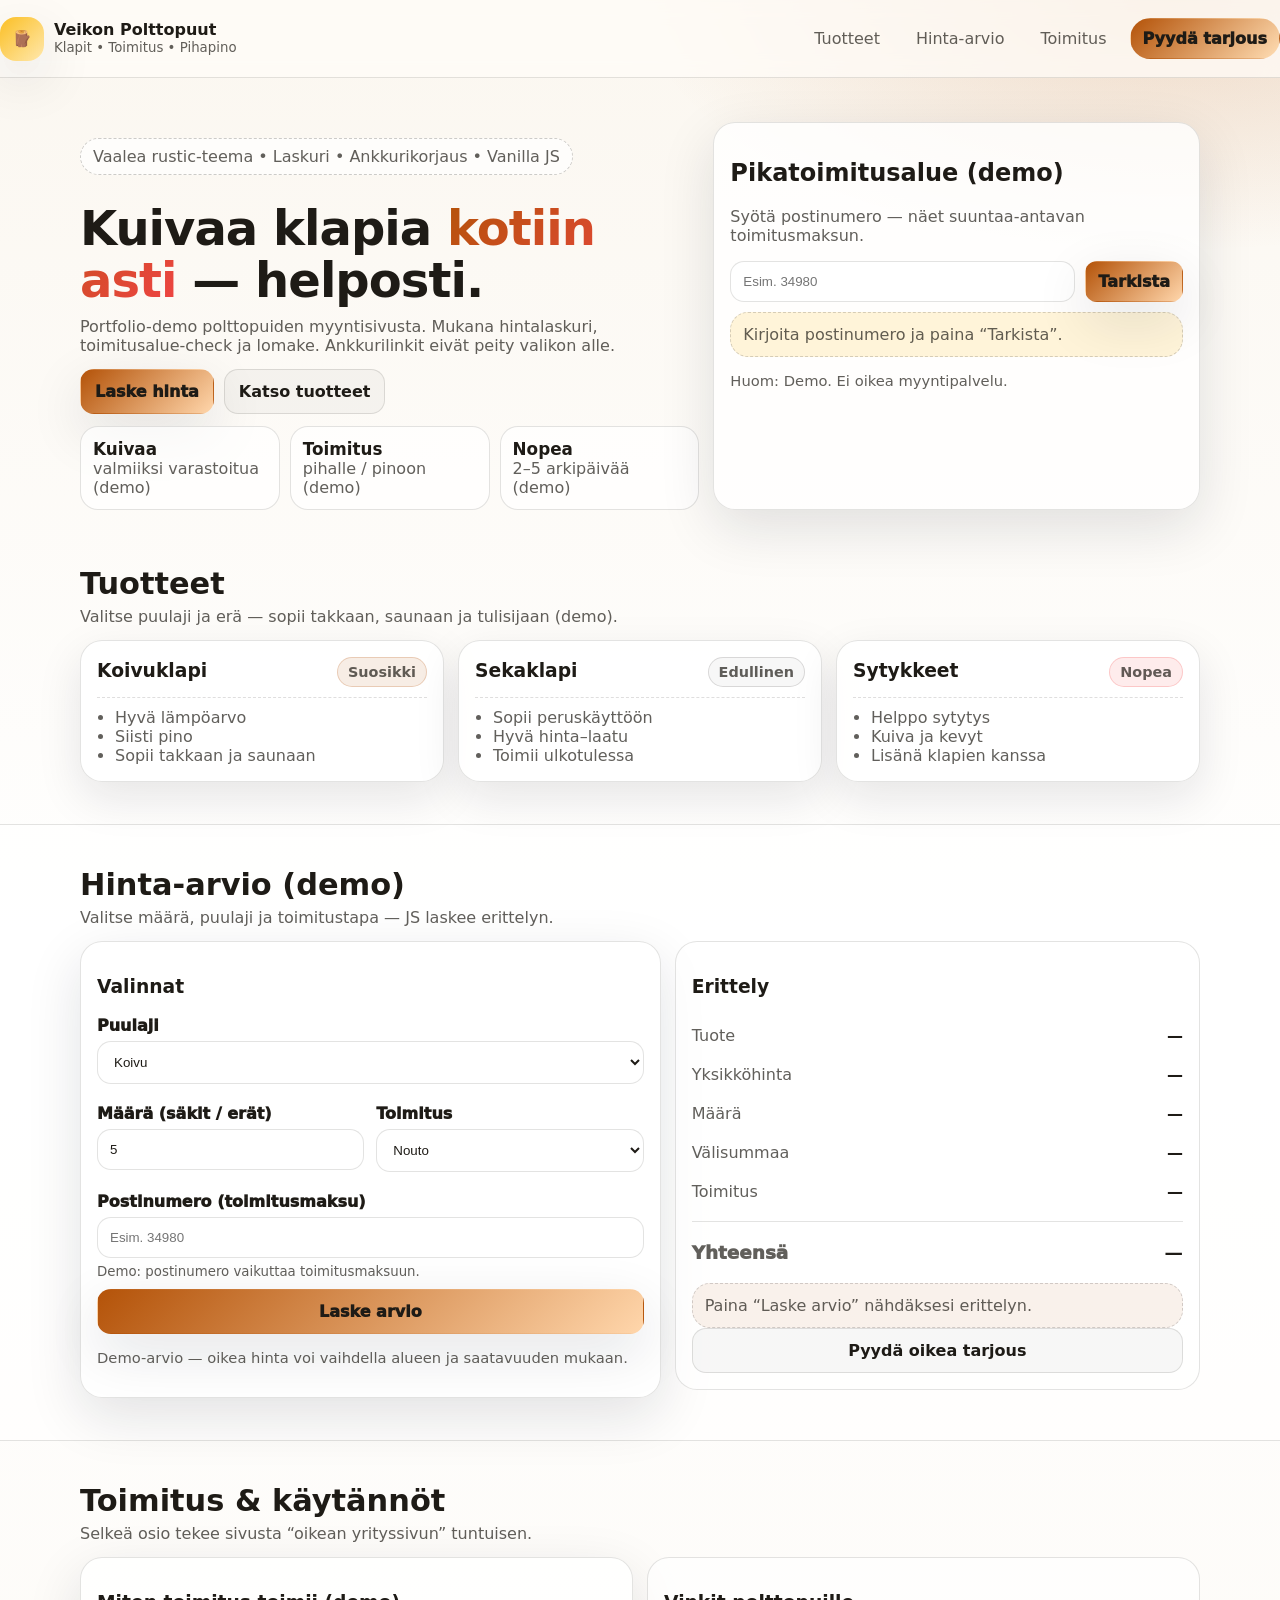
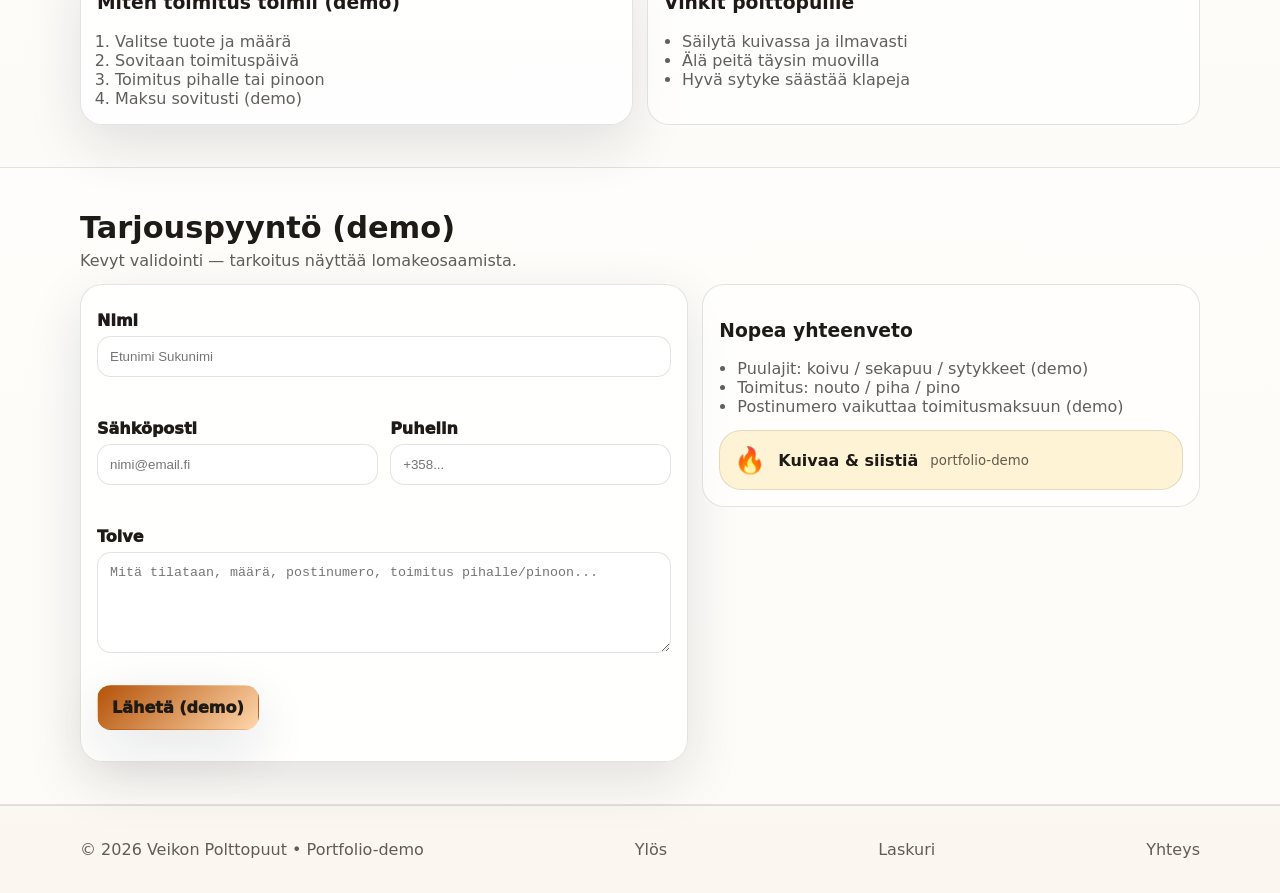
<file: portfolio/portfolio_web/veikon_polttopuut/index.html>
<!doctype html>
<html lang="fi">
<head>
  <meta charset="UTF-8" />
  <meta name="viewport" content="width=device-width, initial-scale=1.0" />
  <title>Veikon Polttopuut | Kuivaa klapia kotiin</title>
  <meta name="description" content="Portfolio-demo: polttopuiden myyntisivu. Vaalea rustic-teema, hintalaskuri, toimitusalue ja tarjouspyyntö (Vanilla JS)." />
  <link rel="stylesheet" href="style.css" />
</head>
<body>
  <a class="skip" href="#main">Siirry sisältöön</a>

  <header class="top" id="top">
    <div class="wrap top__inner">
      <a class="brand" href="#etusivu" aria-label="Veikon Polttopuut etusivu">
        <span class="brand__mark" aria-hidden="true">🪵</span>
        <span class="brand__txt">
          <strong>Veikon Polttopuut</strong>
          <small>Klapit • Toimitus • Pihapino</small>
        </span>
      </a>

      <nav class="nav" aria-label="Päävalikko">
        <a href="#tuotteet">Tuotteet</a>
        <a href="#laskuri">Hinta-arvio</a>
        <a href="#toimitus">Toimitus</a>
        <a class="cta" href="#yhteys">Pyydä tarjous</a>
      </nav>

      <button class="menu" id="menuBtn" aria-label="Avaa valikko" aria-expanded="false">☰</button>
    </div>

    <div class="mobile" id="mobileNav" aria-hidden="true">
      <a href="#tuotteet">Tuotteet</a>
      <a href="#laskuri">Hinta-arvio</a>
      <a href="#toimitus">Toimitus</a>
      <a href="#yhteys">Pyydä tarjous</a>
    </div>
  </header>

  <main id="main">
    <section class="hero" id="etusivu">
      <div class="wrap hero__grid">
        <div class="hero__text">
          <p class="badge">Vaalea rustic-teema • Laskuri • Ankkurikorjaus • Vanilla JS</p>
          <h1>Kuivaa klapia <span class="accent">kotiin asti</span> — helposti.</h1>
          <p class="lead">
            Portfolio-demo polttopuiden myyntisivusta. Mukana hintalaskuri, toimitusalue-check ja lomake.
            Ankkurilinkit eivät peity valikon alle.
          </p>

          <div class="hero__actions">
            <a class="btn" href="#laskuri">Laske hinta</a>
            <a class="btn btn--ghost" href="#tuotteet">Katso tuotteet</a>
          </div>

          <div class="kpis" aria-label="Nostot">
            <div class="kpi"><strong>Kuivaa</strong><span>valmiiksi varastoitua (demo)</span></div>
            <div class="kpi"><strong>Toimitus</strong><span>pihalle / pinoon (demo)</span></div>
            <div class="kpi"><strong>Nopea</strong><span>2–5 arkipäivää (demo)</span></div>
          </div>
        </div>

        <aside class="hero__card">
          <h2>Pikatoimitusalue (demo)</h2>
          <p class="muted">Syötä postinumero — näet suuntaa-antavan toimitusmaksun.</p>

          <div class="zip">
            <input id="zip" inputmode="numeric" placeholder="Esim. 34980" maxlength="5" />
            <button class="btn btn--small" id="zipCheck">Tarkista</button>
          </div>

          <div class="callout" id="zipResult">
            Kirjoita postinumero ja paina “Tarkista”.
          </div>

          <p class="tiny muted">Huom: Demo. Ei oikea myyntipalvelu.</p>
        </aside>
      </div>
    </section>

    <section class="section" id="tuotteet">
      <div class="wrap">
        <div class="head">
          <h2>Tuotteet</h2>
          <p class="muted">Valitse puulaji ja erä — sopii takkaan, saunaan ja tulisijaan (demo).</p>
        </div>

        <div class="cards">
          <article class="card">
            <div class="card__top">
              <h3>Koivuklapi</h3>
              <span class="pill">Suosikki</span>
            </div>
            <ul>
              <li>Hyvä lämpöarvo</li>
              <li>Siisti pino</li>
              <li>Sopii takkaan ja saunaan</li>
            </ul>
          </article>

          <article class="card">
            <div class="card__top">
              <h3>Sekaklapi</h3>
              <span class="pill pill--soft">Edullinen</span>
            </div>
            <ul>
              <li>Sopii peruskäyttöön</li>
              <li>Hyvä hinta–laatu</li>
              <li>Toimii ulkotulessa</li>
            </ul>
          </article>

          <article class="card">
            <div class="card__top">
              <h3>Sytykkeet</h3>
              <span class="pill pill--ember">Nopea</span>
            </div>
            <ul>
              <li>Helppo sytytys</li>
              <li>Kuiva ja kevyt</li>
              <li>Lisänä klapien kanssa</li>
            </ul>
          </article>
        </div>
      </div>
    </section>

    <section class="section section--alt" id="laskuri">
      <div class="wrap">
        <div class="head">
          <h2>Hinta-arvio (demo)</h2>
          <p class="muted">Valitse määrä, puulaji ja toimitustapa — JS laskee erittelyn.</p>
        </div>

        <div class="quote">
          <div class="panel">
            <h3>Valinnat</h3>

            <label class="field">
              <span>Puulaji</span>
              <select id="wood">
                <option value="koivu">Koivu</option>
                <option value="seka">Sekapuu</option>
                <option value="sytyke">Sytykkeet</option>
              </select>
            </label>

            <div class="row">
              <label class="field">
                <span>Määrä (säkit / erät)</span>
                <input id="qty" type="number" min="1" value="5" />
              </label>

              <label class="field">
                <span>Toimitus</span>
                <select id="delivery">
                  <option value="nouto">Nouto</option>
                  <option value="piha">Toimitus pihalle</option>
                  <option value="pino">Toimitus + pinoaminen</option>
                </select>
              </label>
            </div>

            <label class="field">
              <span>Postinumero (toimitusmaksu)</span>
              <input id="zip2" inputmode="numeric" placeholder="Esim. 34980" maxlength="5" />
              <small class="hint">Demo: postinumero vaikuttaa toimitusmaksuun.</small>
            </label>

            <button class="btn btn--wide" id="calc">Laske arvio</button>
            <p class="tiny muted">Demo-arvio — oikea hinta voi vaihdella alueen ja saatavuuden mukaan.</p>
          </div>

          <aside class="panel panel--soft">
            <h3>Erittely</h3>
            <div class="sum">
              <div class="sumrow"><span>Tuote</span><strong id="sItem">—</strong></div>
              <div class="sumrow"><span>Yksikköhinta</span><strong id="sUnit">—</strong></div>
              <div class="sumrow"><span>Määrä</span><strong id="sQty">—</strong></div>
              <div class="sumrow"><span>Välisummaa</span><strong id="sSub">—</strong></div>
              <div class="sumrow"><span>Toimitus</span><strong id="sDel">—</strong></div>
              <hr />
              <div class="sumrow total"><span>Yhteensä</span><strong id="sTotal">—</strong></div>
            </div>

            <div class="explain" id="explain">
              Paina “Laske arvio” nähdäksesi erittelyn.
            </div>

            <a class="btn btn--ghost btn--wide" href="#yhteys">Pyydä oikea tarjous</a>
          </aside>
        </div>
      </div>
    </section>

    <section class="section" id="toimitus">
      <div class="wrap">
        <div class="head">
          <h2>Toimitus & käytännöt</h2>
          <p class="muted">Selkeä osio tekee sivusta “oikean yrityssivun” tuntuisen.</p>
        </div>

        <div class="two">
          <div class="panel">
            <h3>Miten toimitus toimii (demo)</h3>
            <ol class="list">
              <li>Valitse tuote ja määrä</li>
              <li>Sovitaan toimituspäivä</li>
              <li>Toimitus pihalle tai pinoon</li>
              <li>Maksu sovitusti (demo)</li>
            </ol>
          </div>

          <div class="panel panel--soft">
            <h3>Vinkit polttopuille</h3>
            <ul class="list">
              <li>Säilytä kuivassa ja ilmavasti</li>
              <li>Älä peitä täysin muovilla</li>
              <li>Hyvä sytyke säästää klapeja</li>
            </ul>
          </div>
        </div>
      </div>
    </section>

    <section class="section section--alt" id="yhteys">
      <div class="wrap">
        <div class="head">
          <h2>Tarjouspyyntö (demo)</h2>
          <p class="muted">Kevyt validointi — tarkoitus näyttää lomakeosaamista.</p>
        </div>

        <div class="contact">
          <form class="panel" id="form" novalidate>
            <label class="field">
              <span>Nimi</span>
              <input name="name" type="text" required minlength="2" placeholder="Etunimi Sukunimi" />
              <small class="err" data-err="name"></small>
            </label>

            <div class="row">
              <label class="field">
                <span>Sähköposti</span>
                <input name="email" type="email" required placeholder="nimi@email.fi" />
                <small class="err" data-err="email"></small>
              </label>

              <label class="field">
                <span>Puhelin</span>
                <input name="phone" type="tel" required minlength="6" placeholder="+358..." />
                <small class="err" data-err="phone"></small>
              </label>
            </div>

            <label class="field">
              <span>Toive</span>
              <textarea name="msg" rows="5" required minlength="12" placeholder="Mitä tilataan, määrä, postinumero, toimitus pihalle/pinoon..."></textarea>
              <small class="err" data-err="msg"></small>
            </label>

            <button class="btn" type="submit">Lähetä (demo)</button>
            <p class="tiny muted" id="formNote" aria-live="polite"></p>
          </form>

          <aside class="panel panel--soft">
            <h3>Nopea yhteenveto</h3>
            <ul class="list">
              <li>Puulajit: koivu / sekapuu / sytykkeet (demo)</li>
              <li>Toimitus: nouto / piha / pino</li>
              <li>Postinumero vaikuttaa toimitusmaksuun (demo)</li>
            </ul>

            <div class="stamp" aria-hidden="true">
              <span>🔥</span>
              <strong>Kuivaa & siistiä</strong>
              <small>portfolio-demo</small>
            </div>
          </aside>
        </div>
      </div>
    </section>
  </main>

  <footer class="footer">
    <div class="wrap footer__inner">
      <p>© <span id="year"></span> Veikon Polttopuut • Portfolio-demo</p>
      <a href="#etusivu">Ylös</a>
      <a href="#laskuri">Laskuri</a>
      <a href="#yhteys">Yhteys</a>
    </div>
  </footer>

  <script src="script.js"></script>
</body>
</html>
</file>
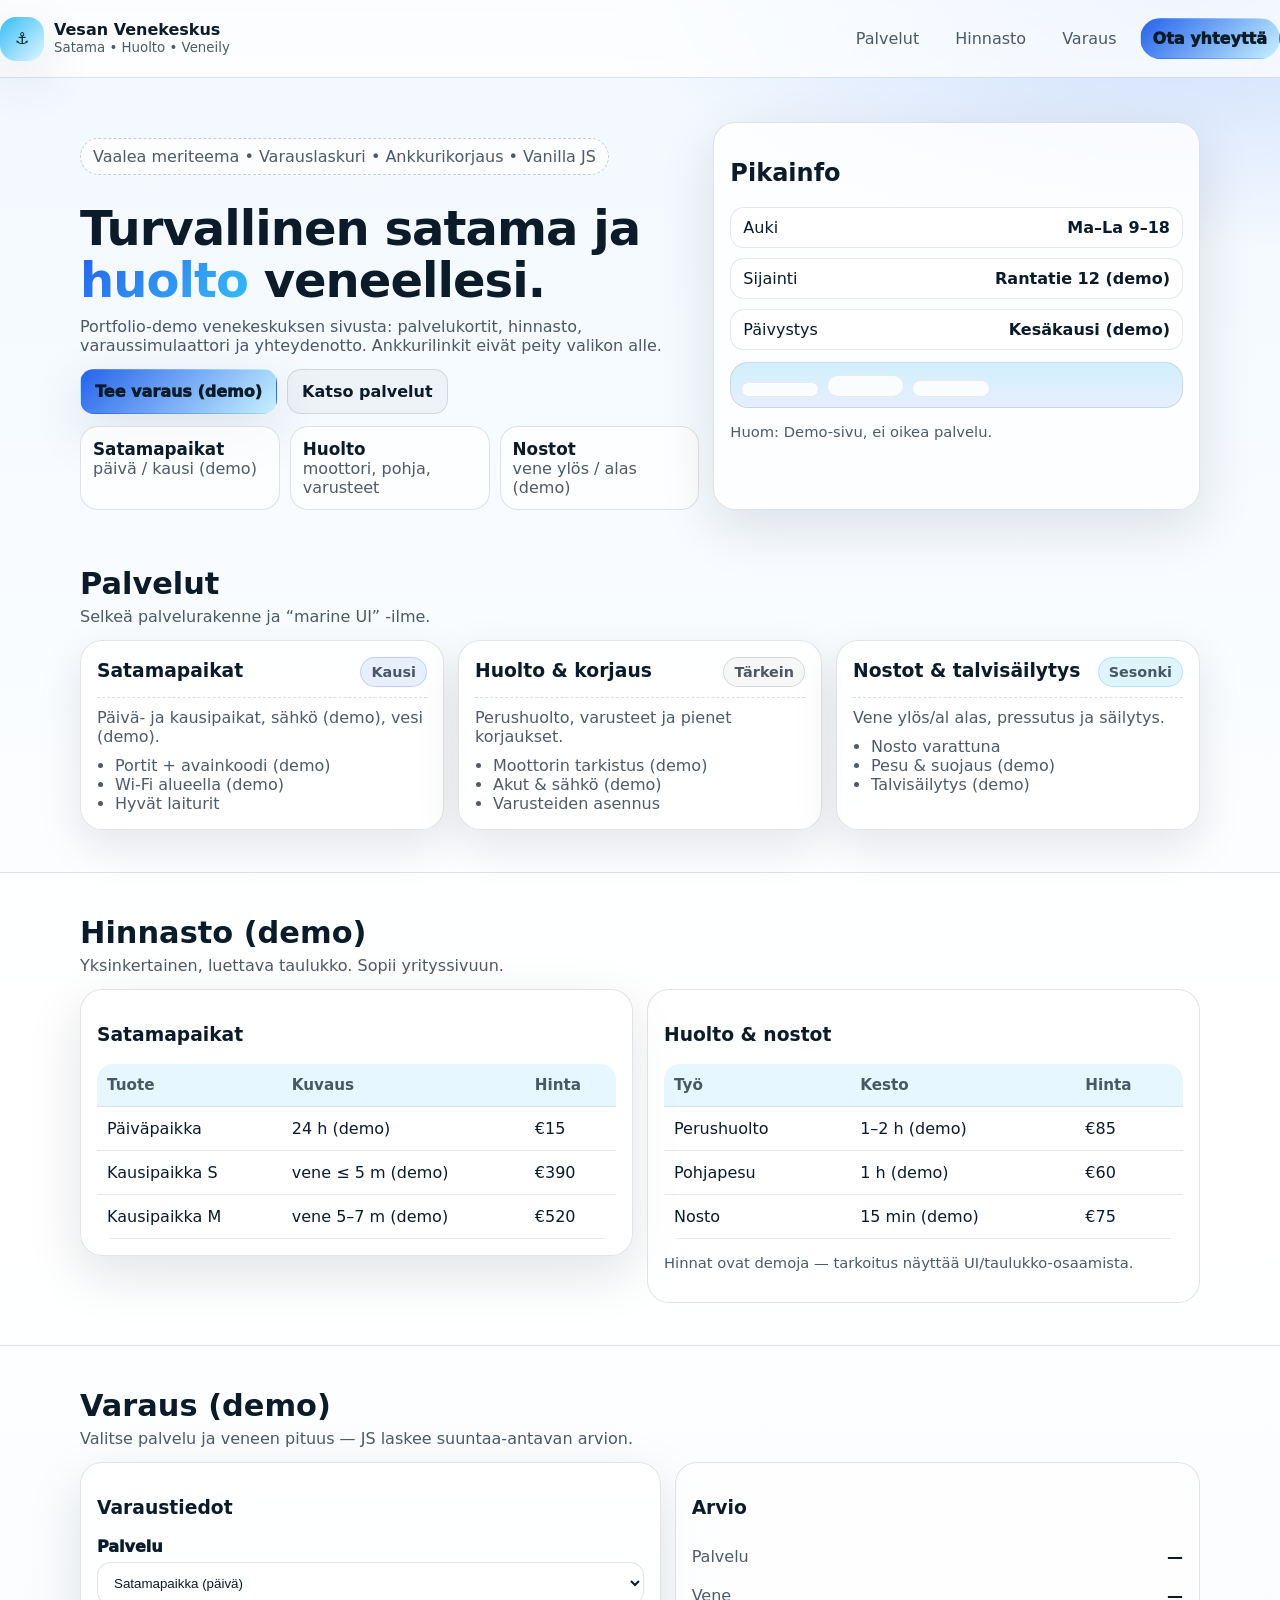
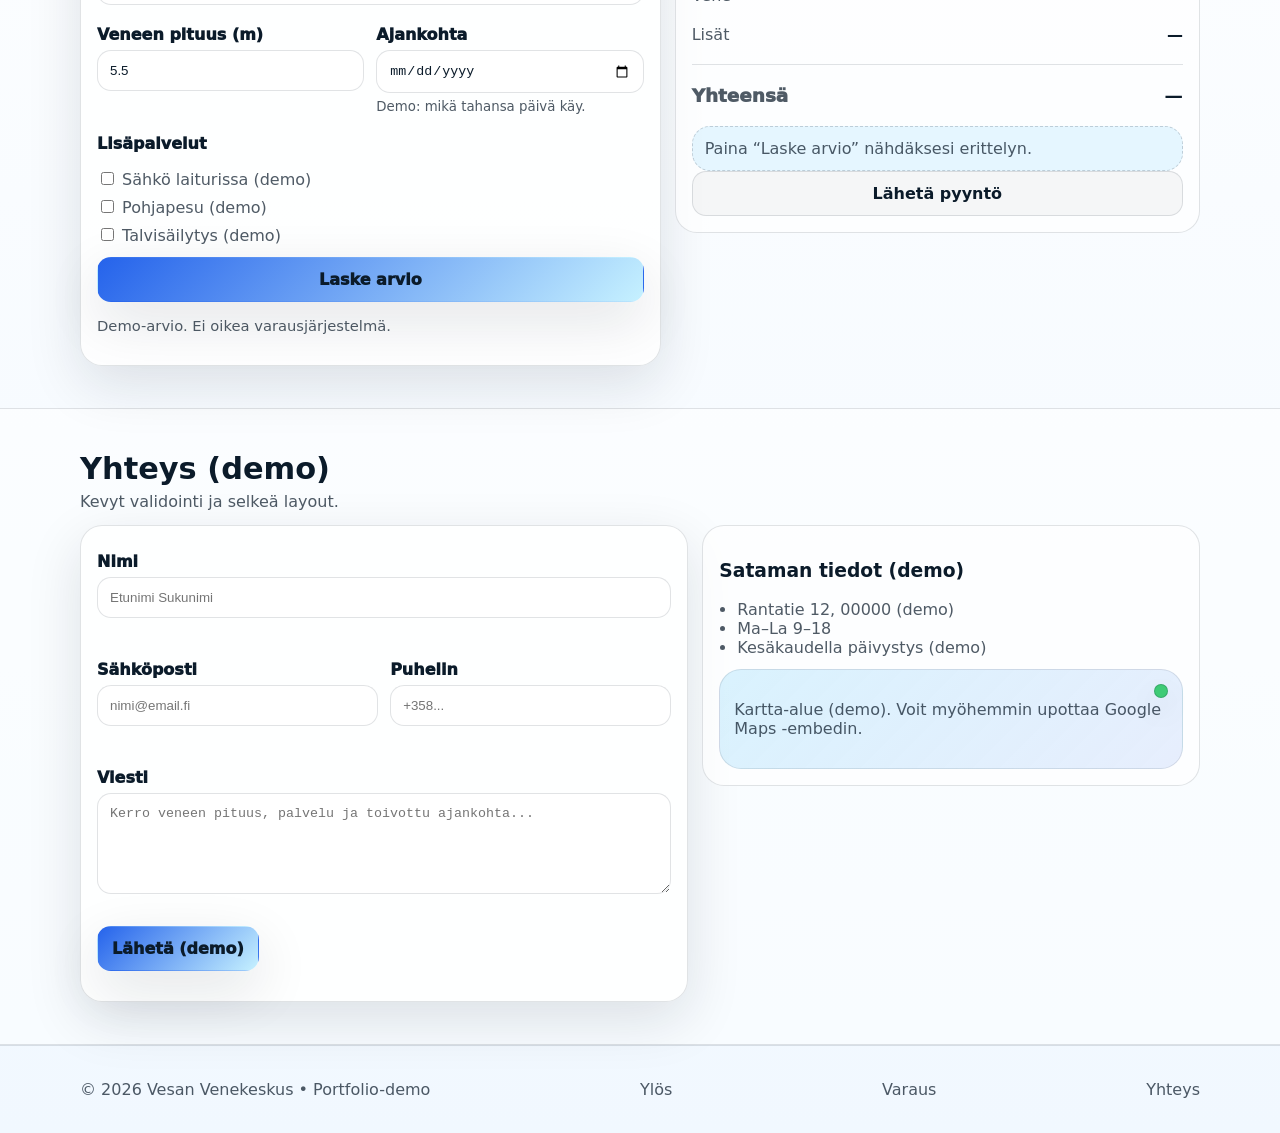
<file: portfolio/portfolio_web/vesan_venekeskus/index.html>
<!doctype html>
<html lang="fi">
<head>
  <meta charset="UTF-8" />
  <meta name="viewport" content="width=device-width, initial-scale=1.0" />
  <title>Vesan Venekeskus | Satama • Huolto • Veneily</title>
  <meta name="description" content="Portfolio-demo: venekeskuksen sivu vaalealla meriteemalla. Palvelut, hinnasto, varaussimulaattori ja yhteydenotto (Vanilla JS)." />
  <link rel="stylesheet" href="style.css" />
</head>
<body>
  <a class="skip" href="#main">Siirry sisältöön</a>

  <header class="top" id="top">
    <div class="wrap top__inner">
      <a class="brand" href="#etusivu" aria-label="Vesan Venekeskus etusivu">
        <span class="brand__mark" aria-hidden="true">⚓</span>
        <span class="brand__txt">
          <strong>Vesan Venekeskus</strong>
          <small>Satama • Huolto • Veneily</small>
        </span>
      </a>

      <nav class="nav" aria-label="Päävalikko">
        <a href="#palvelut">Palvelut</a>
        <a href="#hinnasto">Hinnasto</a>
        <a href="#varaus">Varaus</a>
        <a class="cta" href="#yhteys">Ota yhteyttä</a>
      </nav>

      <button class="menu" id="menuBtn" aria-label="Avaa valikko" aria-expanded="false">☰</button>
    </div>

    <div class="mobile" id="mobileNav" aria-hidden="true">
      <a href="#palvelut">Palvelut</a>
      <a href="#hinnasto">Hinnasto</a>
      <a href="#varaus">Varaus</a>
      <a href="#yhteys">Ota yhteyttä</a>
    </div>
  </header>

  <main id="main">
    <section class="hero" id="etusivu">
      <div class="wrap hero__grid">
        <div class="hero__text">
          <p class="badge">Vaalea meriteema • Varauslaskuri • Ankkurikorjaus • Vanilla JS</p>
          <h1>Turvallinen satama ja <span class="accent">huolto</span> veneellesi.</h1>
          <p class="lead">
            Portfolio-demo venekeskuksen sivusta: palvelukortit, hinnasto, varaussimulaattori ja yhteydenotto.
            Ankkurilinkit eivät peity valikon alle.
          </p>

          <div class="hero__actions">
            <a class="btn" href="#varaus">Tee varaus (demo)</a>
            <a class="btn btn--ghost" href="#palvelut">Katso palvelut</a>
          </div>

          <div class="kpis" aria-label="Nostot">
            <div class="kpi"><strong>Satamapaikat</strong><span>päivä / kausi (demo)</span></div>
            <div class="kpi"><strong>Huolto</strong><span>moottori, pohja, varusteet</span></div>
            <div class="kpi"><strong>Nostot</strong><span>vene ylös / alas (demo)</span></div>
          </div>
        </div>

        <aside class="hero__card">
          <h2>Pikainfo</h2>
          <div class="info">
            <div class="info__row"><span>Auki</span><strong>Ma–La 9–18</strong></div>
            <div class="info__row"><span>Sijainti</span><strong>Rantatie 12 (demo)</strong></div>
            <div class="info__row"><span>Päivystys</span><strong>Kesäkausi (demo)</strong></div>
          </div>

          <div class="wave" aria-hidden="true">
            <span></span><span></span><span></span>
          </div>

          <p class="tiny muted">Huom: Demo-sivu, ei oikea palvelu.</p>
        </aside>
      </div>
    </section>

    <section class="section" id="palvelut">
      <div class="wrap">
        <div class="head">
          <h2>Palvelut</h2>
          <p class="muted">Selkeä palvelurakenne ja “marine UI” -ilme.</p>
        </div>

        <div class="cards">
          <article class="card">
            <div class="card__top">
              <h3>Satamapaikat</h3>
              <span class="pill">Kausi</span>
            </div>
            <p class="muted">
              Päivä- ja kausipaikat, sähkö (demo), vesi (demo).
            </p>
            <ul>
              <li>Portit + avainkoodi (demo)</li>
              <li>Wi-Fi alueella (demo)</li>
              <li>Hyvät laiturit</li>
            </ul>
          </article>

          <article class="card">
            <div class="card__top">
              <h3>Huolto & korjaus</h3>
              <span class="pill pill--soft">Tärkein</span>
            </div>
            <p class="muted">
              Perushuolto, varusteet ja pienet korjaukset.
            </p>
            <ul>
              <li>Moottorin tarkistus (demo)</li>
              <li>Akut & sähkö (demo)</li>
              <li>Varusteiden asennus</li>
            </ul>
          </article>

          <article class="card">
            <div class="card__top">
              <h3>Nostot & talvisäilytys</h3>
              <span class="pill pill--sea">Sesonki</span>
            </div>
            <p class="muted">
              Vene ylös/al alas, pressutus ja säilytys.
            </p>
            <ul>
              <li>Nosto varattuna</li>
              <li>Pesu & suojaus (demo)</li>
              <li>Talvisäilytys (demo)</li>
            </ul>
          </article>
        </div>
      </div>
    </section>

    <section class="section section--alt" id="hinnasto">
      <div class="wrap">
        <div class="head">
          <h2>Hinnasto (demo)</h2>
          <p class="muted">Yksinkertainen, luettava taulukko. Sopii yrityssivuun.</p>
        </div>

        <div class="pricing">
          <div class="panel">
            <h3>Satamapaikat</h3>
            <table>
              <thead>
                <tr><th>Tuote</th><th>Kuvaus</th><th>Hinta</th></tr>
              </thead>
              <tbody>
                <tr><td>Päiväpaikka</td><td>24 h (demo)</td><td>€15</td></tr>
                <tr><td>Kausipaikka S</td><td>vene ≤ 5 m (demo)</td><td>€390</td></tr>
                <tr><td>Kausipaikka M</td><td>vene 5–7 m (demo)</td><td>€520</td></tr>
              </tbody>
            </table>
          </div>

          <div class="panel panel--soft">
            <h3>Huolto & nostot</h3>
            <table>
              <thead>
                <tr><th>Työ</th><th>Kesto</th><th>Hinta</th></tr>
              </thead>
              <tbody>
                <tr><td>Perushuolto</td><td>1–2 h (demo)</td><td>€85</td></tr>
                <tr><td>Pohjapesu</td><td>1 h (demo)</td><td>€60</td></tr>
                <tr><td>Nosto</td><td>15 min (demo)</td><td>€75</td></tr>
              </tbody>
            </table>

            <p class="tiny muted">Hinnat ovat demoja — tarkoitus näyttää UI/taulukko-osaamista.</p>
          </div>
        </div>
      </div>
    </section>

    <section class="section" id="varaus">
      <div class="wrap">
        <div class="head">
          <h2>Varaus (demo)</h2>
          <p class="muted">Valitse palvelu ja veneen pituus — JS laskee suuntaa-antavan arvion.</p>
        </div>

        <div class="book">
          <div class="panel">
            <h3>Varaustiedot</h3>

            <label class="field">
              <span>Palvelu</span>
              <select id="service">
                <option value="paiva">Satamapaikka (päivä)</option>
                <option value="kausi">Satamapaikka (kausi)</option>
                <option value="huolto">Huolto</option>
                <option value="nosto">Nosto</option>
              </select>
            </label>

            <div class="row">
              <label class="field">
                <span>Veneen pituus (m)</span>
                <input id="len" type="number" min="2" max="12" step="0.1" value="5.5" />
              </label>

              <label class="field">
                <span>Ajankohta</span>
                <input id="date" type="date" />
                <small class="hint">Demo: mikä tahansa päivä käy.</small>
              </label>
            </div>

            <label class="field">
              <span>Lisäpalvelut</span>
              <div class="checks">
                <label><input type="checkbox" id="power" /> Sähkö laiturissa (demo)</label>
                <label><input type="checkbox" id="wash" /> Pohjapesu (demo)</label>
                <label><input type="checkbox" id="winter" /> Talvisäilytys (demo)</label>
              </div>
            </label>

            <button class="btn btn--wide" id="calc">Laske arvio</button>
            <p class="tiny muted">Demo-arvio. Ei oikea varausjärjestelmä.</p>
          </div>

          <aside class="panel panel--soft">
            <h3>Arvio</h3>
            <div class="sum">
              <div class="sumrow"><span>Palvelu</span><strong id="sSvc">—</strong></div>
              <div class="sumrow"><span>Vene</span><strong id="sLen">—</strong></div>
              <div class="sumrow"><span>Lisät</span><strong id="sAdd">—</strong></div>
              <hr />
              <div class="sumrow total"><span>Yhteensä</span><strong id="sTotal">—</strong></div>
            </div>

            <div class="note" id="note">Paina “Laske arvio” nähdäksesi erittelyn.</div>

            <a class="btn btn--ghost btn--wide" href="#yhteys">Lähetä pyyntö</a>
          </aside>
        </div>
      </div>
    </section>

    <section class="section section--alt" id="yhteys">
      <div class="wrap">
        <div class="head">
          <h2>Yhteys (demo)</h2>
          <p class="muted">Kevyt validointi ja selkeä layout.</p>
        </div>

        <div class="contact">
          <form class="panel" id="form" novalidate>
            <label class="field">
              <span>Nimi</span>
              <input name="name" type="text" required minlength="2" placeholder="Etunimi Sukunimi" />
              <small class="err" data-err="name"></small>
            </label>

            <div class="row">
              <label class="field">
                <span>Sähköposti</span>
                <input name="email" type="email" required placeholder="nimi@email.fi" />
                <small class="err" data-err="email"></small>
              </label>
              <label class="field">
                <span>Puhelin</span>
                <input name="phone" type="tel" required minlength="6" placeholder="+358..." />
                <small class="err" data-err="phone"></small>
              </label>
            </div>

            <label class="field">
              <span>Viesti</span>
              <textarea name="msg" rows="5" required minlength="12" placeholder="Kerro veneen pituus, palvelu ja toivottu ajankohta..."></textarea>
              <small class="err" data-err="msg"></small>
            </label>

            <button class="btn" type="submit">Lähetä (demo)</button>
            <p class="tiny muted" id="formNote" aria-live="polite"></p>
          </form>

          <aside class="panel panel--soft">
            <h3>Sataman tiedot (demo)</h3>
            <ul class="list">
              <li>Rantatie 12, 00000 (demo)</li>
              <li>Ma–La 9–18</li>
              <li>Kesäkaudella päivystys (demo)</li>
            </ul>

            <div class="map">
              <div class="map__dot" aria-hidden="true"></div>
              <p class="muted">Kartta-alue (demo). Voit myöhemmin upottaa Google Maps -embedin.</p>
            </div>
          </aside>
        </div>
      </div>
    </section>
  </main>

  <footer class="footer">
    <div class="wrap footer__inner">
      <p>© <span id="year"></span> Vesan Venekeskus • Portfolio-demo</p>
      <a href="#etusivu">Ylös</a>
      <a href="#varaus">Varaus</a>
      <a href="#yhteys">Yhteys</a>
    </div>
  </footer>

  <script src="script.js"></script>
</body>
</html>
</file>
<file: style.css>
:root{
  --bg:#0b0f17;
  --panel:#111a2a;
  --panel2:#0f1626;
  --border:#22314f;
  --text:#eaf0ff;
  --muted:#b8c3d9;
  --muted2:#8fa0bf;
  --brand:#3b82f6;
  --brand2:#2563eb;
  --good:#22c55e;
  --shadow: 0 12px 28px rgba(0,0,0,.35);
  --radius: 18px;
}

*{ box-sizing:border-box; }
body{
  margin:0;
  font-family: system-ui, -apple-system, Segoe UI, Roboto, Arial, sans-serif;
  background: radial-gradient(1200px 600px at 20% 0%, rgba(59,130,246,.18), transparent 55%),
              radial-gradient(900px 500px at 90% 10%, rgba(34,197,94,.12), transparent 60%),
              var(--bg);
  color:var(--text);
}

a{ color:inherit; }
.container{ max-width:1100px; margin:0 auto; padding: 26px 18px 54px; }

/* Header */
.hero{
  display:flex;
  gap:18px;
  flex-wrap:wrap;
  align-items:flex-end;
  justify-content:space-between;
  padding: 18px 18px 6px;
  border:1px solid var(--border);
  background: linear-gradient(180deg, rgba(17,26,42,.9), rgba(17,26,42,.65));
  border-radius: var(--radius);
  box-shadow: var(--shadow);
}
.hero-left{ min-width: 260px; }
.kicker{
  display:inline-flex;
  gap:8px;
  align-items:center;
  font-size:12px;
  color:var(--muted);
  padding: 6px 10px;
  border:1px solid var(--border);
  background: rgba(15,22,38,.7);
  border-radius: 999px;
}
h1{ margin:10px 0 8px; font-size: 34px; letter-spacing:-0.5px; }
.subtitle{ margin:0 0 14px; color:var(--muted); max-width: 62ch; line-height:1.55; }
.meta{
  display:flex;
  gap:10px;
  flex-wrap:wrap;
  color:var(--muted2);
  font-size:13px;
  margin-bottom: 10px;
}
.pill{
  padding:6px 10px;
  border:1px solid var(--border);
  border-radius:999px;
  background: rgba(15,22,38,.55);
}

.hero-right{
  display:flex;
  flex-direction:column;
  gap:10px;
  min-width: 280px;
  flex: 1;
  align-items: stretch;
  padding-bottom: 10px;
}

/* Controls */
.controls{
  display:flex;
  gap:10px;
  flex-wrap:wrap;
  align-items:center;
}
.search{
  flex: 1;
  min-width: 240px;
  display:flex;
  gap:10px;
  align-items:center;
  padding: 10px 12px;
  border: 1px solid var(--border);
  background: rgba(15,22,38,.7);
  border-radius: 14px;
}
.search input{
  width:100%;
  background: transparent;
  border: none;
  outline: none;
  color: var(--text);
  font-size:14px;
}
.btn{
  cursor:pointer;
  border:none;
  padding: 10px 12px;
  border-radius: 14px;
  background: var(--brand);
  color: white;
  font-size: 14px;
  font-weight: 600;
  transition: transform .08s ease, background .15s ease;
  white-space: nowrap;
}
.btn:hover{ background: var(--brand2); }
.btn:active{ transform: translateY(1px); }
.btn.secondary{
  background: rgba(15,22,38,.7);
  border: 1px solid var(--border);
  color: var(--text);
  font-weight: 600;
}
.btn.secondary:hover{ background: rgba(15,22,38,.95); }

.filters{
  display:flex;
  gap:8px;
  flex-wrap:wrap;
  margin-top: 6px;
}
.chip{
  cursor:pointer;
  user-select:none;
  font-size: 12px;
  color: var(--muted);
  padding: 7px 10px;
  border: 1px solid var(--border);
  border-radius: 999px;
  background: rgba(15,22,38,.55);
  transition: background .15s ease, color .15s ease, border-color .15s ease;
}
.chip.active{
  color: white;
  background: rgba(59,130,246,.22);
  border-color: rgba(59,130,246,.55);
}

/* Grid */
.section-title{
  margin: 22px 2px 10px;
  color: var(--muted);
  font-size: 14px;
  display:flex;
  justify-content:space-between;
  align-items:center;
  gap:10px;
  flex-wrap:wrap;
}
.count{ color: var(--muted2); }

.grid{
  display:grid;
  grid-template-columns: repeat(auto-fit, minmax(250px, 1fr));
  gap: 14px;
  margin-top: 10px;
}

.card{
  border: 1px solid var(--border);
  background: linear-gradient(180deg, rgba(17,26,42,.9), rgba(17,26,42,.68));
  border-radius: var(--radius);
  padding: 14px;
  box-shadow: 0 10px 22px rgba(0,0,0,.22);
  display:flex;
  flex-direction:column;
  min-height: 180px;
}
.card-top{
  display:flex;
  gap:10px;
  justify-content:space-between;
  align-items:flex-start;
}
.badge{
  display:inline-flex;
  gap:8px;
  align-items:center;
  font-size: 12px;
  padding: 6px 10px;
  border-radius: 999px;
  border:1px solid var(--border);
  color: var(--muted);
  background: rgba(15,22,38,.6);
  white-space: nowrap;
}
.badge .dot{
  width:8px; height:8px; border-radius:50%;
  background: rgba(34,197,94,.85);
  box-shadow: 0 0 0 4px rgba(34,197,94,.12);
}

.title{
  margin: 10px 0 6px;
  font-size: 18px;
  letter-spacing: -0.2px;
}
.desc{
  margin: 0 0 12px;
  color: var(--muted);
  font-size: 14px;
  line-height: 1.5;
  flex: 1;
}
.tags{
  display:flex;
  gap:6px;
  flex-wrap:wrap;
  margin-bottom: 12px;
}
.tag{
  font-size: 12px;
  color: var(--muted);
  padding: 5px 9px;
  border-radius: 999px;
  border:1px solid var(--border);
  background: rgba(15,22,38,.55);
}

.links{
  display:flex;
  gap:10px;
  flex-wrap:wrap;
  margin-top:auto;
}
.linkbtn{
  text-decoration:none;
  display:inline-flex;
  align-items:center;
  justify-content:center;
  gap:8px;
  padding: 10px 12px;
  border-radius: 14px;
  font-size: 14px;
  font-weight: 700;
  background: var(--brand);
  color: #fff;
  transition: transform .08s ease, background .15s ease;
}
.linkbtn:hover{ background: var(--brand2); }
.linkbtn:active{ transform: translateY(1px); }

.linkbtn.ghost{
  background: rgba(15,22,38,.7);
  border: 1px solid var(--border);
  color: var(--text);
  font-weight: 700;
}
.linkbtn.ghost:hover{ background: rgba(15,22,38,.95); }

.empty{
  margin-top: 14px;
  border: 1px dashed rgba(143,160,191,.35);
  border-radius: var(--radius);
  padding: 20px;
  color: var(--muted);
  background: rgba(15,22,38,.35);
}

footer{
  margin-top: 26px;
  color: var(--muted2);
  text-align:center;
  font-size: 13px;
}

@media (max-width: 520px){
  h1{ font-size: 28px; }
}
</file>
<file: portfolio/portfolio_web/style.css>
:root{
  --bg: #f7fafc;
  --paper: #ffffff;
  --ink: #0b1b2a;
  --muted: rgba(11,27,42,.72);
  --line: rgba(11,27,42,.12);

  --brand: #2563eb;
  --brand2: #38bdf8;

  --shadow: 0 18px 55px rgba(17,24,39,.12);
  --radius: 18px;
  --headerH: 76px;
}

html{
  scroll-behavior: smooth;
  scroll-padding-top: calc(var(--headerH) + 12px);
}
section{ scroll-margin-top: calc(var(--headerH) + 12px); }

*{ box-sizing:border-box; }
body{
  margin:0;
  font-family: ui-sans-serif, system-ui, -apple-system, Segoe UI, Roboto, Arial;
  color: var(--ink);
  background:
    radial-gradient(900px 420px at 12% -10%, rgba(56,189,248,.22), transparent 60%),
    radial-gradient(900px 420px at 92% 0%, rgba(37,99,235,.18), transparent 60%),
    linear-gradient(180deg, var(--bg), #fff 40%, var(--bg));
}

.wrap{ width:min(1120px, 92vw); margin-inline:auto; }
a{ color:inherit; text-decoration:none; }
button{ font:inherit; }
.muted{ color: var(--muted); }
.tiny{ font-size:.92rem; }

.skip{
  position:absolute; left:12px; top:-60px;
  padding:10px 12px;
  border-radius: 14px;
  background: #111827;
  color:#fff;
  transition: top .18s ease;
}
.skip:focus{ top:12px; }

/* Header */
.top{
  position: sticky;
  top:0;
  z-index: 20;
  height: var(--headerH);
  display:flex;
  align-items:center;
  background: rgba(255,255,255,.72);
  backdrop-filter: blur(10px);
  border-bottom: 1px solid var(--line);
}
.top__inner{
  width:100%;
  display:flex;
  align-items:center;
  justify-content:space-between;
  gap:12px;
}

.brand{ display:flex; align-items:center; gap:10px; }
.brand__mark{
  width:44px; height:44px;
  border-radius: 16px;
  display:grid; place-items:center;
  background: linear-gradient(135deg, var(--brand2), #dff6ff);
  box-shadow: var(--shadow);
}
.brand__txt{ display:flex; flex-direction:column; line-height:1.05; }
.brand__txt small{ color: var(--muted); margin-top:2px; }

.nav{ display:flex; gap:10px; align-items:center; flex-wrap:wrap; }
.nav a{
  padding: 10px 12px;
  border-radius: 999px;
  color: var(--muted);
  border: 1px solid transparent;
}
.nav a:hover{ color: var(--ink); border-color: var(--line); background: rgba(0,0,0,.03); }

.cta{
  color: #0b1b2a !important;
  background: linear-gradient(135deg, var(--brand), #c6f1ff);
  border: 1px solid rgba(37,99,235,.22);
  font-weight: 950;
}

/* Hero */
.hero{ padding: 44px 0 14px; }
.hero__grid{
  display:grid;
  grid-template-columns: 1.12fr .88fr;
  gap:14px;
  align-items:stretch;
}
.badge{
  display:inline-flex;
  padding: 8px 12px;
  border-radius: 999px;
  border: 1px dashed rgba(11,27,42,.22);
  background: rgba(255,255,255,.65);
  color: var(--muted);
  width: fit-content;
}
h1{
  margin: 12px 0 10px;
  font-size: clamp(2.0rem, 4.2vw, 3.0rem);
  line-height: 1.08;
  letter-spacing: -.02em;
}
.lead{ margin:0; color: var(--muted); max-width: 72ch; }

.hero__actions{ display:flex; gap:10px; flex-wrap:wrap; margin: 14px 0 12px; }
.btn{
  cursor:pointer;
  padding: 12px 14px;
  border-radius: 14px;
  border: 1px solid transparent;
  background: linear-gradient(135deg, var(--brand), #c6f1ff);
  color: #0b1b2a;
  font-weight: 950;
  box-shadow: var(--shadow);
}
.btn:hover{ filter: brightness(1.03); }
.btn--ghost{
  background: rgba(0,0,0,.03);
  border-color: var(--line);
  box-shadow:none;
  color: var(--ink);
  font-weight: 900;
}
.btn--wide{ width:100%; display:inline-flex; justify-content:center; }

.kpis{
  display:grid;
  grid-template-columns: repeat(3, 1fr);
  gap:10px;
  margin-top: 12px;
}
.kpi{
  padding: 12px;
  border-radius: var(--radius);
  border: 1px solid var(--line);
  background: rgba(255,255,255,.7);
}
.kpi strong{ display:block; font-size: 1.05rem; }
.kpi span{ color: var(--muted); }

.hero__card{
  border-radius: 22px;
  border: 1px solid var(--line);
  background: rgba(255,255,255,.78);
  box-shadow: var(--shadow);
  padding: 16px;
}

.controls{ display:grid; gap:10px; margin-top: 10px; }
.field{ display:grid; gap:6px; }
.field span{ font-weight: 950; }
input, select{
  width:100%;
  padding: 12px 12px;
  border-radius: 14px;
  border: 1px solid var(--line);
  background: rgba(255,255,255,.95);
  color: var(--ink);
  outline:none;
}
input:focus, select:focus{
  border-color: rgba(37,99,235,.45);
  box-shadow: 0 0 0 4px rgba(37,99,235,.14);
}

.row{ display:grid; grid-template-columns: 1fr; gap:10px; }

.mini{
  margin-top: 12px;
  padding: 12px;
  border-radius: 18px;
  border: 1px dashed rgba(11,27,42,.18);
  background: rgba(56,189,248,.10);
  display:flex;
  justify-content:space-between;
  color: var(--muted);
}
.mini strong{ color: var(--ink); }

/* Sections */
.section{ padding: 42px 0; }
.section--alt{
  border-top: 1px solid var(--line);
  border-bottom: 1px solid var(--line);
  background: rgba(255,255,255,.45);
}
.head{ margin-bottom: 14px; }
.head h2{ margin:0 0 6px; font-size:1.9rem; }
.head p{ margin:0; }

/* Demo grid */
.grid{
  display:grid;
  grid-template-columns: repeat(3, 1fr);
  gap:14px;
}
.card{
  border-radius: 22px;
  border: 1px solid var(--line);
  background: rgba(255,255,255,.88);
  box-shadow: 0 16px 45px rgba(17,24,39,.10);
  padding: 16px;
  display:flex;
  flex-direction:column;
  gap:10px;
}
.card__top{
  display:flex;
  justify-content:space-between;
  align-items:flex-start;
  gap:10px;
  padding-bottom: 10px;
  border-bottom: 1px dashed rgba(11,27,42,.14);
}
.card h3{ margin:0; }
.pills{ display:flex; gap:6px; flex-wrap:wrap; justify-content:flex-end; }
.pill{
  padding: 6px 10px;
  border-radius: 999px;
  border: 1px solid rgba(37,99,235,.22);
  background: rgba(37,99,235,.10);
  color: var(--muted);
  font-size: .86rem;
  font-weight: 900;
}
.desc{ margin:0; color: var(--muted); }
.actions{ display:flex; gap:10px; margin-top:auto; flex-wrap:wrap; }
.link{
  padding: 10px 12px;
  border-radius: 14px;
  border: 1px solid var(--line);
  background: rgba(0,0,0,.03);
  font-weight: 900;
}
.link:hover{ background: rgba(37,99,235,.08); border-color: rgba(37,99,235,.25); }
.open{
  padding: 10px 12px;
  border-radius: 14px;
  border: 1px solid transparent;
  background: linear-gradient(135deg, var(--brand), #c6f1ff);
  font-weight: 950;
}
.open:hover{ filter: brightness(1.03); }

.empty{
  margin-top: 16px;
  border-radius: 22px;
  border: 1px dashed rgba(11,27,42,.18);
  background: rgba(255,255,255,.65);
  padding: 16px;
}

/* About */
.two{
  display:grid;
  grid-template-columns: 1fr 1fr;
  gap:14px;
  align-items:start;
}
.panel{
  border-radius: 22px;
  border: 1px solid var(--line);
  background: rgba(255,255,255,.8);
  box-shadow: var(--shadow);
  padding: 16px;
}
.panel--soft{ background: rgba(255,255,255,.65); box-shadow:none; }

.list{ margin: 10px 0 0; padding-left: 18px; color: var(--muted); }
.code{
  margin: 10px 0 0;
  padding: 12px;
  border-radius: 16px;
  border: 1px solid rgba(11,27,42,.10);
  background: rgba(0,0,0,.03);
  overflow:auto;
}

/* Footer */
.footer{
  border-top: 1px solid var(--line);
  padding: 18px 0;
}
.footer__inner{
  display:flex; justify-content:space-between; align-items:center;
  gap:10px; flex-wrap:wrap;
  color: var(--muted);
}

@media (max-width: 980px){
  .hero__grid{ grid-template-columns: 1fr; }
  .kpis{ grid-template-columns: 1fr; }
  .grid{ grid-template-columns: 1fr; }
  .two{ grid-template-columns: 1fr; }
}
</file>
<file: portfolio/portfolio_web/heina_heikki/style.css>
/* Heinä-Heikki - basic styles */
:root {
  --bg: #0f172a;
  --card: #111827;
  --text: #e5e7eb;
  --muted: #9ca3af;
  --accent: #38bdf8;
  --border: rgba(255, 255, 255, 0.08);
}

* {
  box-sizing: border-box;
}

body {
  margin: 0;
  font-family: system-ui, -apple-system, Segoe UI, Roboto, Arial, sans-serif;
  background: linear-gradient(180deg, var(--bg), #020617);
  color: var(--text);
  line-height: 1.6;
}

.container {
  width: min(900px, 92vw);
  margin: 0 auto;
  padding: 1.25rem;
}

.header {
  border-bottom: 1px solid var(--border);
  padding: 1.5rem 0;
}

.header h1 {
  margin: 0;
  font-size: 2rem;
  letter-spacing: 0.2px;
}

.subtitle {
  margin: 0.25rem 0 0;
  color: var(--muted);
}

.card {
  margin-top: 1.25rem;
  padding: 1.25rem;
  background: rgba(17, 24, 39, 0.75);
  border: 1px solid var(--border);
  border-radius: 14px;
  backdrop-filter: blur(6px);
}

.btn {
  margin-top: 0.75rem;
  padding: 0.6rem 0.9rem;
  border-radius: 10px;
  border: 1px solid var(--border);
  background: transparent;
  color: var(--text);
  cursor: pointer;
  transition: transform 120ms ease, border-color 120ms ease;
}

.btn:hover {
  border-color: rgba(56, 189, 248, 0.6);
  transform: translateY(-1px);
}

.btn:active {
  transform: translateY(0px);
}

.output {
  margin-top: 0.75rem;
  color: var(--muted);
  min-height: 1.5rem;
}

.footer {
  margin-top: 2rem;
  border-top: 1px solid var(--border);
  padding: 1.25rem 0;
  color: var(--muted);
}
</file>
<file: portfolio/portfolio_web/kivi_kalle/style.css>
:root{
  --bg:#0f1216;
  --panel:#151a21;
  --panel2:#0c0f13;
  --text:#e8edf2;
  --muted:#aab4bf;
  --line:rgba(255,255,255,.08);
  --accent:#7ee081;
  --accent2:#6bc7ff;
  --shadow: 0 18px 60px rgba(0,0,0,.35);
  --radius: 18px;
}

*{ box-sizing:border-box; }
html{ scroll-behavior:smooth; }
body{
  margin:0;
  font-family: ui-sans-serif, system-ui, -apple-system, Segoe UI, Roboto, Arial;
  background: radial-gradient(1200px 600px at 20% -10%, rgba(126,224,129,.15), transparent 60%),
              radial-gradient(900px 500px at 80% 0%, rgba(107,199,255,.12), transparent 60%),
              var(--bg);
  color:var(--text);
  line-height:1.55;
}

a{ color:inherit; text-decoration:none; }
.container{ width:min(1100px, 92vw); margin-inline:auto; }

.srOnly{
  position:absolute; width:1px; height:1px;
  padding:0; margin:-1px; overflow:hidden; clip:rect(0,0,0,0); white-space:nowrap; border:0;
}

.skip{
  position:absolute; left:12px; top:-60px;
  background:var(--accent); color:#0b0f12;
  padding:10px 12px; border-radius:12px;
  transition: top .2s ease;
}
.skip:focus{ top:12px; }

.header{
  position:sticky; top:0; z-index:20;
  backdrop-filter: blur(10px);
  background: rgba(15,18,22,.72);
  border-bottom:1px solid var(--line);
}

.navwrap{
  display:flex; align-items:center; justify-content:space-between;
  padding:12px 0;
  gap:12px;
}

.brand{ display:flex; align-items:center; gap:10px; }
.logo{
  width:42px; height:42px; border-radius:14px;
  display:grid; place-items:center;
  background: linear-gradient(135deg, rgba(126,224,129,.25), rgba(107,199,255,.18));
  border:1px solid var(--line);
  box-shadow: 0 10px 35px rgba(0,0,0,.25);
  font-weight:800;
}
.brandtext{ display:flex; flex-direction:column; }
.brandtext small{ color:var(--muted); }

.nav{
  display:flex; align-items:center; gap:10px;
}
.navlink{
  padding:10px 12px;
  border-radius:12px;
  color:var(--muted);
  border:1px solid transparent;
}
.navlink:hover{ color:var(--text); border-color:var(--line); background: rgba(255,255,255,.03); }
.navlink.active{ color:var(--text); border-color:rgba(126,224,129,.35); background: rgba(126,224,129,.07); }
.navlink--cta{
  color:#081014;
  background: linear-gradient(135deg, var(--accent), var(--accent2));
  border-color: transparent;
}

.menuBtn{
  display:none;
  width:46px; height:46px;
  border-radius:14px;
  border:1px solid var(--line);
  background: rgba(255,255,255,.03);
  color:var(--text);
}
.menuIcon{
  display:block;
  width:18px; height:2px;
  background: var(--text);
  margin:0 auto;
  position:relative;
}
.menuIcon::before, .menuIcon::after{
  content:"";
  position:absolute; left:0;
  width:18px; height:2px;
  background: var(--text);
}
.menuIcon::before{ top:-6px; }
.menuIcon::after{ top:6px; }

.hero{ padding:56px 0 28px; }
.heroGrid{
  display:grid;
  grid-template-columns: 1.15fr .85fr;
  gap:22px;
  align-items:stretch;
}

.badge{
  display:inline-flex; align-items:center;
  gap:8px;
  background: rgba(255,255,255,.04);
  border:1px solid var(--line);
  border-radius:999px;
  padding:8px 12px;
  color:var(--muted);
  width:fit-content;
}

h1{ font-size: clamp(2rem, 4vw, 3rem); line-height:1.1; margin:12px 0 10px; }
.lead{ color:var(--muted); font-size:1.05rem; max-width:60ch; }

.heroActions{ display:flex; gap:12px; margin:18px 0 12px; flex-wrap:wrap; }
.btn{
  display:inline-flex; align-items:center; justify-content:center;
  padding:12px 16px;
  border-radius:14px;
  border:1px solid transparent;
  background: linear-gradient(135deg, var(--accent), var(--accent2));
  color:#061014;
  font-weight:700;
  cursor:pointer;
}
.btn--ghost{
  background: rgba(255,255,255,.03);
  color:var(--text);
  border-color:var(--line);
}
.btn:hover{ filter: brightness(1.03); }
.btn--ghost:hover{ background: rgba(255,255,255,.06); }

.stats{
  display:grid; grid-template-columns: repeat(3, 1fr);
  gap:10px;
  margin-top:14px;
}
.stat{
  padding:12px 12px;
  border:1px solid var(--line);
  background: rgba(255,255,255,.03);
  border-radius: var(--radius);
}
.stat strong{ display:block; font-size:1.2rem; }
.stat span{ color:var(--muted); font-size:.95rem; }

.heroCard{
  border:1px solid var(--line);
  background: linear-gradient(180deg, rgba(255,255,255,.05), rgba(255,255,255,.02));
  border-radius: var(--radius);
  box-shadow: var(--shadow);
  padding:16px;
  display:flex;
  flex-direction:column;
  gap:12px;
}

.cardTop{ display:flex; flex-wrap:wrap; gap:8px; }
.chip{
  padding:6px 10px;
  border-radius:999px;
  border:1px solid var(--line);
  background: rgba(255,255,255,.03);
  color:var(--muted);
  font-size:.9rem;
}

.mockPhoto{
  height:230px;
  border-radius: var(--radius);
  border:1px solid var(--line);
  background: radial-gradient(800px 300px at 30% 0%, rgba(126,224,129,.10), transparent 60%),
              radial-gradient(700px 260px at 80% 20%, rgba(107,199,255,.10), transparent 60%),
              linear-gradient(180deg, rgba(255,255,255,.03), rgba(255,255,255,.02));
  position:relative;
  overflow:hidden;
}
.stone{
  position:absolute;
  border-radius: 18px;
  border:1px solid rgba(255,255,255,.10);
  background: rgba(255,255,255,.05);
  filter: blur(.1px);
}
.s1{ width:120px; height:70px; left:18px; top:24px; transform: rotate(-6deg); }
.s2{ width:160px; height:85px; right:22px; top:34px; transform: rotate(8deg); }
.s3{ width:190px; height:90px; left:70px; bottom:42px; transform: rotate(4deg); }
.s4{ width:110px; height:70px; right:70px; bottom:30px; transform: rotate(-10deg); }
.s5{ width:90px; height:55px; left:210px; top:92px; transform: rotate(12deg); }

.cardNote{ color:var(--muted); margin:0; }

.section{ padding:46px 0; }
.sectionAlt{
  background: rgba(255,255,255,.02);
  border-top:1px solid var(--line);
  border-bottom:1px solid var(--line);
}
.sectionHead{ margin-bottom:18px; }
.sectionHead h2{ margin:0 0 6px; font-size:1.8rem; }
.sectionHead p{ margin:0; color:var(--muted); }

.cards{
  display:grid;
  grid-template-columns: repeat(3, 1fr);
  gap:14px;
}
.card{
  padding:16px;
  border-radius: var(--radius);
  border:1px solid var(--line);
  background: rgba(255,255,255,.03);
}
.card h3{ margin:0 0 8px; }
.card p{ margin:0 0 10px; color:var(--muted); }
.card ul{ margin:0; padding-left:18px; color:var(--muted); }

.projects{
  display:grid;
  grid-template-columns: repeat(3, 1fr);
  gap:14px;
}
.project{
  border-radius: var(--radius);
  border:1px solid var(--line);
  overflow:hidden;
  background: rgba(0,0,0,.15);
}
.projectMedia{
  height:140px;
  background: linear-gradient(135deg, rgba(126,224,129,.18), rgba(107,199,255,.12));
  border-bottom:1px solid var(--line);
}
.projectBody{ padding:14px; }
.projectBody p{ color:var(--muted); margin:6px 0 10px; }
.tags{ display:flex; flex-wrap:wrap; gap:8px; }
.tag{
  font-size:.85rem;
  padding:6px 10px;
  border-radius:999px;
  border:1px solid var(--line);
  color:var(--muted);
  background: rgba(255,255,255,.03);
}

.faq{ border:1px solid var(--line); border-radius: var(--radius); overflow:hidden; }
.faqItem{
  width:100%;
  display:flex; align-items:center; justify-content:space-between;
  gap:10px;
  padding:14px 14px;
  background: rgba(255,255,255,.02);
  border:0;
  color:var(--text);
  cursor:pointer;
  border-bottom:1px solid var(--line);
  text-align:left;
}
.faqItem:last-of-type{ border-bottom:0; }
.faqIcon{
  width:10px; height:10px;
  border-right:2px solid var(--muted);
  border-bottom:2px solid var(--muted);
  transform: rotate(45deg);
  transition: transform .15s ease;
}
.faqItem[aria-expanded="true"] .faqIcon{ transform: rotate(-135deg); }
.faqPanel{
  padding:0 14px 14px;
  color:var(--muted);
  border-bottom:1px solid var(--line);
  background: rgba(0,0,0,.12);
}
.faqPanel:last-child{ border-bottom:0; }

.contactGrid{
  display:grid;
  grid-template-columns: 1.05fr .95fr;
  gap:14px;
  align-items:start;
}
.form{
  padding:16px;
  border-radius: var(--radius);
  border:1px solid var(--line);
  background: rgba(255,255,255,.03);
  display:grid;
  gap:12px;
}
label span{ display:block; font-weight:600; margin-bottom:6px; }
input, textarea{
  width:100%;
  padding:12px 12px;
  border-radius:14px;
  border:1px solid rgba(255,255,255,.10);
  background: rgba(0,0,0,.18);
  color:var(--text);
  outline:none;
}
input:focus, textarea:focus{ border-color: rgba(126,224,129,.35); box-shadow: 0 0 0 4px rgba(126,224,129,.12); }
.error{ color:#ffb4b4; min-height:18px; display:block; }
.formNote{ margin:0; color:var(--muted); }

.aside{
  padding:16px;
  border-radius: var(--radius);
  border:1px solid var(--line);
  background: rgba(255,255,255,.02);
}
.aside p{ color:var(--muted); }
.asideBox{
  margin-top:10px;
  padding:12px;
  border-radius: 16px;
  border:1px solid var(--line);
  background: rgba(255,255,255,.03);
}

.footer{
  border-top:1px solid var(--line);
  padding:18px 0;
  color:var(--muted);
}
.foot{ display:flex; align-items:center; justify-content:space-between; gap:10px; flex-wrap:wrap; }
.toTop{ color:var(--muted); }
.toTop:hover{ color:var(--text); }

@media (max-width: 920px){
  .heroGrid{ grid-template-columns: 1fr; }
  .cards{ grid-template-columns: 1fr; }
  .projects{ grid-template-columns: 1fr; }
  .contactGrid{ grid-template-columns: 1fr; }
  .stats{ grid-template-columns: 1fr; }
  .menuBtn{ display:inline-grid; place-items:center; }
  .nav{
    position:absolute;
    right:4vw;
    top:64px;
    display:none;
    flex-direction:column;
    align-items:stretch;
    width:min(280px, 92vw);
    padding:10px;
    border:1px solid var(--line);
    background: rgba(15,18,22,.98);
    border-radius: 18px;
    box-shadow: var(--shadow);
  }
  .nav.open{ display:flex; }
  .navlink{ width:100%; }
}
</file>
<file: portfolio/portfolio_web/konemiehen_ja_pojan_vaihtokone/style.css>
:root{
  --bg:#f7f4ee;
  --paper:#fffaf1;
  --ink:#1e2328;
  --muted:#5b6570;
  --line:rgba(30,35,40,.18);
  --shadow: 0 18px 50px rgba(0,0,0,.12);

  --accent:#b23a2a;      /* red-ish industrial */
  --accent2:#1f6f8b;     /* steel blue */
  --accent3:#2a7f62;     /* workshop green */
  --radius:18px;
}

*{ box-sizing:border-box; }
html{ scroll-behavior:smooth; }
body{
  margin:0;
  font-family: ui-sans-serif, system-ui, -apple-system, Segoe UI, Roboto, Arial;
  background:
    radial-gradient(900px 400px at 10% -10%, rgba(178,58,42,.12), transparent 60%),
    radial-gradient(900px 420px at 90% 0%, rgba(31,111,139,.12), transparent 60%),
    var(--bg);
  color:var(--ink);
}

.wrap{ width:min(1120px, 92vw); margin-inline:auto; }

a{ color:inherit; text-decoration:none; }
button{ font:inherit; }

.topbar{
  position:sticky; top:0; z-index:20;
  background: rgba(247,244,238,.92);
  backdrop-filter: blur(10px);
  border-bottom:1px solid var(--line);
}

.topbar__inner{
  display:flex; align-items:center; justify-content:space-between;
  padding:12px 0;
  gap:12px;
}

.brand{ display:flex; align-items:center; gap:10px; }
.brand__mark{
  width:44px; height:44px;
  border-radius: 14px;
  display:grid; place-items:center;
  background: linear-gradient(135deg, rgba(178,58,42,.18), rgba(31,111,139,.14));
  border:1px solid var(--line);
  box-shadow: 0 10px 30px rgba(0,0,0,.08);
  font-weight:800;
}
.brand__text{ display:flex; flex-direction:column; line-height:1.05; }
.brand__text small{ color:var(--muted); margin-top:2px; }

.topbar__actions{ display:flex; gap:10px; align-items:center; flex-wrap:wrap; }
.pill{
  padding:10px 12px;
  border-radius: 999px;
  border:1px solid var(--line);
  background: rgba(255,255,255,.55);
  color: var(--muted);
}
.pill:hover{ color:var(--ink); background: rgba(255,255,255,.75); }
.pill--cta{
  color: #fff;
  border-color: transparent;
  background: linear-gradient(135deg, var(--accent), var(--accent2));
}

.hero{ padding: 44px 0 28px; }
.hero__grid{
  display:grid;
  grid-template-columns: 1.1fr .9fr;
  gap:18px;
  align-items:start;
}

.label{
  display:inline-flex;
  padding:7px 10px;
  border-radius:999px;
  border:1px dashed rgba(30,35,40,.25);
  background: rgba(255,255,255,.65);
  color: var(--muted);
  margin:0 0 12px;
}

h1{
  margin:0 0 10px;
  font-size: clamp(2rem, 4.2vw, 3.1rem);
  line-height:1.1;
  letter-spacing:-.02em;
}
.accent{ color: var(--accent); }

.lead{ margin:0 0 12px; color:var(--muted); max-width: 65ch; }

.hero__badges{ display:flex; gap:10px; flex-wrap:wrap; margin: 12px 0 14px; }
.badge{
  padding:8px 10px;
  border-radius: 12px;
  border:1px solid var(--line);
  background: rgba(255,255,255,.6);
  color: var(--muted);
}

.hero__cta{ display:flex; gap:10px; flex-wrap:wrap; margin-bottom: 14px; }
.btn{
  cursor:pointer;
  padding:12px 14px;
  border-radius: 14px;
  border:1px solid transparent;
  background: linear-gradient(135deg, var(--accent), var(--accent2));
  color:#fff;
  font-weight:700;
}
.btn:hover{ filter: brightness(1.03); }
.btn--ghost{
  background: transparent;
  color: var(--ink);
  border-color: var(--line);
}
.btn--small{ padding:10px 12px; border-radius: 12px; }
.btn--wide{ width:100%; justify-content:center; display:inline-flex; }

.ticker{
  margin-top: 12px;
  border:1px solid var(--line);
  border-radius: 14px;
  overflow:hidden;
  background: rgba(255,255,255,.6);
}
.ticker__track{
  display:flex;
  gap:24px;
  padding:10px 12px;
  color: var(--muted);
  white-space:nowrap;
  animation: scroll 14s linear infinite;
}
@keyframes scroll{
  from{ transform: translateX(0); }
  to{ transform: translateX(-50%); }
}

.panel{
  border-radius: var(--radius);
  border:1px solid var(--line);
  background: var(--paper);
  box-shadow: var(--shadow);
  padding:16px;
}
.panel--mini{
  margin-top: 12px;
  background: rgba(255,255,255,.65);
}
.panel__head h2{ margin:0 0 4px; font-size:1.25rem; }
.panel__head p{ margin:0 0 12px; color: var(--muted); }

.formRow{
  display:grid;
  grid-template-columns: 1fr 1fr;
  gap:12px;
  margin-bottom: 10px;
}
label span{
  display:block;
  font-weight:700;
  margin-bottom:6px;
  color: var(--ink);
}
select, input, textarea{
  width:100%;
  padding:12px 12px;
  border-radius: 14px;
  border:1px solid rgba(30,35,40,.22);
  background: rgba(255,255,255,.78);
  color: var(--ink);
  outline:none;
}
select:focus, input:focus, textarea:focus{
  border-color: rgba(178,58,42,.55);
  box-shadow: 0 0 0 4px rgba(178,58,42,.12);
}

.estimate{
  margin-top: 8px;
  display:flex;
  align-items:center;
  justify-content:space-between;
  gap:10px;
  padding:12px;
  border-radius: 16px;
  border:1px dashed rgba(30,35,40,.25);
  background: rgba(255,255,255,.6);
}
.estimate small{ color: var(--muted); display:block; }
.estimate strong{ font-size: 1.3rem; }

.note{ margin: 10px 0 0; color: var(--muted); }

.check{ margin: 10px 0 0; padding-left: 18px; color: var(--muted); }
.check li{ margin: 6px 0; }

.section{ padding: 42px 0; }
.section--alt{
  border-top: 1px solid var(--line);
  border-bottom: 1px solid var(--line);
  background: rgba(255,255,255,.5);
}
.section__head{ margin-bottom: 16px; }
.section__head h2{ margin:0 0 6px; font-size: 1.8rem; }
.section__head p{ margin:0; color: var(--muted); }

.pricing{
  display:grid;
  grid-template-columns: repeat(3, 1fr);
  gap:14px;
}
.priceCard{
  border-radius: var(--radius);
  border: 1px solid var(--line);
  background: var(--paper);
  box-shadow: 0 10px 30px rgba(0,0,0,.08);
  padding:16px;
  position:relative;
}
.priceCard__top h3{ margin:0 0 6px; }
.priceCard__top p{ margin:0 0 10px; color: var(--muted); }
.price{
  display:flex; align-items:baseline; gap:8px;
  padding:10px 12px;
  border-radius: 14px;
  border:1px dashed rgba(30,35,40,.25);
  background: rgba(255,255,255,.7);
  margin-bottom: 10px;
}
.price strong{ font-size: 1.6rem; }
.price span{ color: var(--muted); }
.priceCard ul{ margin:0 0 14px; padding-left: 18px; color: var(--muted); }
.priceCard--featured{
  outline: 2px solid rgba(178,58,42,.25);
  transform: translateY(-4px);
}
.ribbon{
  position:absolute; top:12px; right:12px;
  background: linear-gradient(135deg, var(--accent), var(--accent2));
  color:#fff;
  padding:6px 10px;
  border-radius: 999px;
  font-weight:800;
  font-size: .85rem;
}

.tableWrap{
  border-radius: var(--radius);
  border: 1px solid var(--line);
  overflow:auto;
  background: var(--paper);
  box-shadow: 0 10px 30px rgba(0,0,0,.08);
}
.compare{
  width:100%;
  border-collapse: collapse;
  min-width: 680px;
}
.compare th, .compare td{
  padding:12px 12px;
  border-bottom: 1px solid rgba(30,35,40,.14);
}
.compare thead th{
  text-align:left;
  background: rgba(255,255,255,.65);
}
.compare tbody td:nth-child(n+2){
  text-align:center;
  font-weight:700;
}
.compare tbody tr:hover{ background: rgba(178,58,42,.06); }

.callout{
  margin-top: 12px;
  display:flex;
  align-items:center;
  justify-content:space-between;
  gap:12px;
  padding:12px;
  border-radius: 16px;
  border:1px dashed rgba(30,35,40,.25);
  background: rgba(255,255,255,.6);
}
.callout p{ margin:0; color: var(--muted); }

.stories{
  display:grid;
  grid-template-columns: repeat(3, 1fr);
  gap:14px;
}
.story{
  border-radius: var(--radius);
  border:1px solid var(--line);
  background: var(--paper);
  box-shadow: 0 10px 30px rgba(0,0,0,.08);
  padding:16px;
  position:relative;
}
.story h3{ margin:0 0 8px; }
.story p{ margin:0 0 10px; color: var(--muted); }
.meta{ margin:0; font-weight:700; color: var(--ink); opacity:.8; }

.footer{
  border-top:1px solid var(--line);
  padding: 18px 0;
}
.footer__inner{
  display:flex;
  align-items:center;
  justify-content:space-between;
  gap:10px;
  flex-wrap:wrap;
  color: var(--muted);
}
.footer__links{ display:flex; gap:12px; align-items:center; flex-wrap:wrap; }
.footer__links a:hover{ color: var(--ink); }

.linkBtn{
  border:0;
  background: transparent;
  color: var(--muted);
  padding:0;
  cursor:pointer;
  text-decoration: underline;
}
.linkBtn:hover{ color: var(--ink); }

/* Modal */
.modal{ position:fixed; inset:0; display:none; z-index:50; }
.modal.show{ display:block; }
.modal__backdrop{
  position:absolute; inset:0;
  background: rgba(0,0,0,.35);
}
.modal__card{
  position:relative;
  width:min(720px, 92vw);
  margin: 9vh auto 0;
  border-radius: 22px;
  border: 1px solid rgba(255,255,255,.25);
  background: #fff;
  box-shadow: 0 30px 90px rgba(0,0,0,.25);
  padding: 16px;
}
.modal__head{
  display:flex; align-items:center; justify-content:space-between;
  gap:10px;
  border-bottom: 1px solid rgba(30,35,40,.14);
  padding-bottom: 10px;
  margin-bottom: 10px;
}
.iconBtn{
  width:42px; height:42px;
  border-radius: 14px;
  border:1px solid rgba(30,35,40,.18);
  background: rgba(255,255,255,.9);
  cursor:pointer;
}
.modal__form{ display:grid; gap:12px; }
.grid2{ display:grid; grid-template-columns: 1fr 1fr; gap:12px; }
.err{ color:#b23a2a; min-height: 16px; display:block; }
.modal__actions{ display:flex; gap:10px; justify-content:flex-end; flex-wrap:wrap; }
.modal__note{ margin:0; color: var(--muted); }

@media (max-width: 920px){
  .hero__grid{ grid-template-columns: 1fr; }
  .pricing{ grid-template-columns: 1fr; }
  .stories{ grid-template-columns: 1fr; }
  .formRow{ grid-template-columns: 1fr; }
  .grid2{ grid-template-columns: 1fr; }
  .callout{ flex-direction: column; align-items:flex-start; }
}
</file>
<file: portfolio/portfolio_web/kukallinen_leena/style.css>
:root{
  --bg:#fbf7fb;
  --panel:#fffafc;
  --ink:#1f1f2a;
  --muted:#6a6a7a;
  --line:rgba(31,31,42,.12);

  --rose:#e7b6c8;
  --lav:#d9d5ff;
  --mint:#cfeee2;
  --accent:#b14b77;

  --shadow: 0 18px 60px rgba(0,0,0,.10);
  --radius: 18px;
}

*{ box-sizing:border-box; }
html{ scroll-behavior:smooth; }
body{
  margin:0;
  font-family: ui-sans-serif, system-ui, -apple-system, Segoe UI, Roboto, Arial;
  background:
    radial-gradient(900px 480px at 15% -10%, rgba(231,182,200,.35), transparent 60%),
    radial-gradient(900px 520px at 85% 0%, rgba(217,213,255,.38), transparent 60%),
    radial-gradient(760px 420px at 65% 110%, rgba(207,238,226,.55), transparent 60%),
    var(--bg);
  color:var(--ink);
}

.wrap{ width:min(1100px, 92vw); margin-inline:auto; }
a{ color:inherit; text-decoration:none; }
button{ font:inherit; }
.muted{ color: var(--muted); }
.tiny{ font-size: .92rem; }

.skip{
  position:absolute; left:12px; top:-60px;
  background: var(--ink);
  color:#fff;
  padding:10px 12px;
  border-radius: 14px;
  transition: top .18s ease;
}
.skip:focus{ top:12px; }

.top{
  position: sticky; top:0; z-index:20;
  background: rgba(251,247,251,.85);
  backdrop-filter: blur(10px);
  border-bottom: 1px solid var(--line);
}

.top__inner{
  display:flex; align-items:center; justify-content:space-between;
  gap:12px;
  padding: 12px 0;
}

.logo{ display:flex; align-items:center; gap:10px; }
.logo__mark{
  width:44px; height:44px;
  border-radius: 16px;
  display:grid; place-items:center;
  background: linear-gradient(135deg, rgba(231,182,200,.85), rgba(217,213,255,.75));
  border:1px solid rgba(31,31,42,.12);
  box-shadow: 0 12px 40px rgba(0,0,0,.10);
  font-weight:900;
}
.logo__text{ display:flex; flex-direction:column; line-height:1.05; }
.logo__text small{ color: var(--muted); margin-top:2px; }

.nav{
  display:flex; align-items:center; gap:10px;
  flex-wrap:wrap;
}
.nav a{
  padding: 10px 12px;
  border-radius: 999px;
  color: var(--muted);
  border: 1px solid transparent;
}
.nav a:hover{ color: var(--ink); border-color: var(--line); background: rgba(255,255,255,.55); }
.nav__cta{
  color: #fff !important;
  background: linear-gradient(135deg, var(--accent), #7d4bb1);
  border-color: transparent !important;
}

.hero{ padding: 56px 0 26px; }
.hero__grid{
  display:grid;
  grid-template-columns: 1.12fr .88fr;
  gap:16px;
  align-items:stretch;
}

.chip{
  display:inline-flex;
  padding: 8px 12px;
  border-radius: 999px;
  border: 1px solid var(--line);
  background: rgba(255,255,255,.65);
  color: var(--muted);
  width: fit-content;
}

h1{
  margin: 12px 0 10px;
  font-size: clamp(2rem, 4.2vw, 3.1rem);
  line-height: 1.1;
  letter-spacing: -.02em;
}
.accent{ color: var(--accent); }

.lead{ margin:0; max-width: 65ch; color: var(--muted); font-size: 1.05rem; }

.hero__actions{ display:flex; gap:10px; flex-wrap:wrap; margin: 16px 0 12px; }

.btn{
  cursor:pointer;
  padding: 12px 14px;
  border-radius: 14px;
  border: 1px solid transparent;
  background: linear-gradient(135deg, rgba(231,182,200,1), rgba(217,213,255,1));
  color: var(--ink);
  font-weight: 800;
  box-shadow: 0 16px 45px rgba(0,0,0,.10);
}
.btn:hover{ filter: brightness(1.02); }
.btn--ghost{
  background: rgba(255,255,255,.65);
  box-shadow:none;
  border-color: var(--line);
  color: var(--ink);
}
.btn--wide{ width:100%; display:inline-flex; justify-content:center; }
.btn--small{ padding:10px 12px; border-radius: 12px; box-shadow:none; }

.hero__highlights{
  display:grid;
  grid-template-columns: repeat(3, 1fr);
  gap:10px;
  margin-top: 14px;
}
.hl{
  padding: 12px;
  border-radius: var(--radius);
  border: 1px solid var(--line);
  background: rgba(255,255,255,.62);
}
.hl strong{ display:block; font-size: 1.15rem; }
.hl span{ color: var(--muted); }

.hero__card{
  border-radius: 22px;
  border: 1px solid var(--line);
  background: linear-gradient(180deg, rgba(255,255,255,.78), rgba(255,255,255,.55));
  box-shadow: var(--shadow);
  padding: 16px;
  position:relative;
  overflow:hidden;
}
.stamp{
  position:absolute; top:14px; right:14px;
  padding: 8px 10px;
  border-radius: 999px;
  border: 1px dashed rgba(31,31,42,.25);
  background: rgba(255,255,255,.7);
  color: var(--muted);
  font-weight: 800;
}

.hero__card h2{ margin: 24px 0 6px; }
.mini{
  display:grid;
  gap:8px;
  margin: 12px 0 12px;
}
.mini__row{
  display:flex; justify-content:space-between; align-items:center;
  padding: 10px 12px;
  border-radius: 14px;
  border: 1px solid rgba(31,31,42,.10);
  background: rgba(255,255,255,.65);
  color: var(--muted);
}
.mini__row strong{ color: var(--ink); }

.section{ padding: 44px 0; }
.section--alt{
  border-top: 1px solid var(--line);
  border-bottom: 1px solid var(--line);
  background: rgba(255,255,255,.45);
}
.head{ margin-bottom: 14px; }
.head h2{ margin:0 0 6px; font-size: 1.85rem; }
.head p{ margin:0; }

.filters{
  display:flex; gap:10px; flex-wrap:wrap;
  margin: 14px 0 14px;
}
.filter{
  cursor:pointer;
  padding: 10px 12px;
  border-radius: 999px;
  border: 1px solid var(--line);
  background: rgba(255,255,255,.62);
  color: var(--muted);
}
.filter:hover{ color: var(--ink); }
.filter.active{
  color: var(--ink);
  border-color: rgba(177,75,119,.35);
  background: rgba(177,75,119,.10);
}

.bouquets{
  display:grid;
  grid-template-columns: repeat(3, 1fr);
  gap:14px;
}

.bouquet{
  border-radius: 22px;
  border: 1px solid var(--line);
  background: rgba(255,255,255,.65);
  box-shadow: 0 14px 44px rgba(0,0,0,.08);
  overflow:hidden;
  display:flex;
  flex-direction:column;
}

.bouquet__img{
  height: 140px;
  background:
    radial-gradient(400px 200px at 30% 20%, rgba(231,182,200,.65), transparent 60%),
    radial-gradient(360px 200px at 80% 30%, rgba(217,213,255,.70), transparent 60%),
    linear-gradient(135deg, rgba(207,238,226,.75), rgba(255,255,255,.65));
}
.bouquet__img--2{
  background:
    radial-gradient(360px 200px at 30% 15%, rgba(207,238,226,.70), transparent 60%),
    radial-gradient(380px 200px at 80% 30%, rgba(231,182,200,.65), transparent 60%),
    linear-gradient(135deg, rgba(255,255,255,.70), rgba(217,213,255,.65));
}
.bouquet__img--3{
  background:
    radial-gradient(420px 220px at 30% 20%, rgba(217,213,255,.78), transparent 60%),
    radial-gradient(420px 220px at 80% 30%, rgba(231,182,200,.55), transparent 60%),
    linear-gradient(135deg, rgba(255,255,255,.75), rgba(207,238,226,.55));
}
.bouquet__img--4{
  background:
    radial-gradient(420px 240px at 25% 25%, rgba(231,182,200,.55), transparent 60%),
    radial-gradient(420px 240px at 80% 30%, rgba(207,238,226,.65), transparent 60%),
    linear-gradient(135deg, rgba(255,255,255,.75), rgba(217,213,255,.60));
}
.bouquet__img--5{
  background:
    radial-gradient(420px 240px at 30% 25%, rgba(207,238,226,.70), transparent 60%),
    radial-gradient(420px 240px at 80% 30%, rgba(217,213,255,.65), transparent 60%),
    linear-gradient(135deg, rgba(255,255,255,.75), rgba(231,182,200,.55));
}
.bouquet__img--6{
  background:
    radial-gradient(420px 240px at 30% 25%, rgba(231,182,200,.70), transparent 60%),
    radial-gradient(420px 240px at 80% 30%, rgba(217,213,255,.65), transparent 60%),
    linear-gradient(135deg, rgba(255,255,255,.75), rgba(207,238,226,.55));
}

.bouquet__body{ padding: 14px; display:grid; gap:10px; }
.bouquet__top{ display:flex; align-items:baseline; justify-content:space-between; gap:10px; }
.bouquet__top h3{ margin:0; }
.price{ font-weight: 900; color: var(--accent); }

.meta{ display:flex; gap:8px; flex-wrap:wrap; }
.pill{
  padding: 6px 10px;
  border-radius: 999px;
  border: 1px solid rgba(31,31,42,.12);
  background: rgba(255,255,255,.65);
  color: var(--muted);
  font-size: .9rem;
  font-weight: 700;
}
.pill--soft{
  background: rgba(177,75,119,.09);
  border-color: rgba(177,75,119,.20);
}

.gallery{
  display:grid;
  grid-template-columns: repeat(6, 1fr);
  gap:10px;
}
.shot{
  height: 130px;
  border-radius: 18px;
  border: 1px solid var(--line);
  background:
    radial-gradient(360px 220px at 30% 25%, rgba(231,182,200,.70), transparent 60%),
    radial-gradient(360px 220px at 80% 30%, rgba(217,213,255,.65), transparent 60%),
    linear-gradient(135deg, rgba(255,255,255,.80), rgba(207,238,226,.55));
  cursor:pointer;
}
.shot:hover{ filter: brightness(1.03); }
.shot--2{ background:
  radial-gradient(360px 220px at 30% 25%, rgba(207,238,226,.75), transparent 60%),
  radial-gradient(360px 220px at 80% 30%, rgba(231,182,200,.60), transparent 60%),
  linear-gradient(135deg, rgba(255,255,255,.80), rgba(217,213,255,.55));
}
.shot--3{ background:
  radial-gradient(360px 220px at 30% 25%, rgba(217,213,255,.75), transparent 60%),
  radial-gradient(360px 220px at 80% 30%, rgba(231,182,200,.55), transparent 60%),
  linear-gradient(135deg, rgba(255,255,255,.80), rgba(207,238,226,.55));
}
.shot--4{ background:
  radial-gradient(360px 220px at 30% 25%, rgba(231,182,200,.60), transparent 60%),
  radial-gradient(360px 220px at 80% 30%, rgba(207,238,226,.70), transparent 60%),
  linear-gradient(135deg, rgba(255,255,255,.80), rgba(217,213,255,.55));
}
.shot--5{ background:
  radial-gradient(360px 220px at 30% 25%, rgba(207,238,226,.70), transparent 60%),
  radial-gradient(360px 220px at 80% 30%, rgba(217,213,255,.70), transparent 60%),
  linear-gradient(135deg, rgba(255,255,255,.80), rgba(231,182,200,.55));
}
.shot--6{ background:
  radial-gradient(360px 220px at 30% 25%, rgba(231,182,200,.70), transparent 60%),
  radial-gradient(360px 220px at 80% 30%, rgba(217,213,255,.60), transparent 60%),
  linear-gradient(135deg, rgba(255,255,255,.80), rgba(207,238,226,.55));
}

.reviews{
  display:grid;
  grid-template-columns: repeat(3, 1fr);
  gap:14px;
}
.review{
  border-radius: 22px;
  border: 1px solid var(--line);
  background: rgba(255,255,255,.65);
  box-shadow: 0 14px 44px rgba(0,0,0,.08);
  padding: 16px;
}
.stars{ letter-spacing: 2px; color: var(--accent); font-weight: 900; }
.review p{ margin: 10px 0 0; }
.who{ font-weight: 800; }

.contact{
  display:grid;
  grid-template-columns: 1.05fr .95fr;
  gap:14px;
  align-items:start;
}
.form{
  border-radius: 22px;
  border: 1px solid var(--line);
  background: rgba(255,255,255,.65);
  box-shadow: 0 14px 44px rgba(0,0,0,.08);
  padding: 16px;
  display:grid;
  gap:12px;
}
label span{ display:block; font-weight: 800; margin-bottom: 6px; }
input, textarea{
  width:100%;
  padding: 12px 12px;
  border-radius: 14px;
  border: 1px solid rgba(31,31,42,.16);
  background: rgba(255,255,255,.72);
  color: var(--ink);
  outline:none;
}
input:focus, textarea:focus{
  border-color: rgba(177,75,119,.35);
  box-shadow: 0 0 0 4px rgba(177,75,119,.12);
}
.err{ color: #b14b77; min-height: 16px; display:block; }
.hint{ color: var(--muted); display:block; margin-top:6px; }
.info{ display:grid; gap:12px; }
.info__box{
  border-radius: 22px;
  border: 1px solid var(--line);
  background: rgba(255,255,255,.55);
  padding: 16px;
}

.footer{
  border-top: 1px solid var(--line);
  padding: 18px 0;
}
.footer__inner{
  display:flex; align-items:center; justify-content:space-between;
  gap:10px; flex-wrap:wrap;
  color: var(--muted);
}

/* Lightbox */
.lightbox{ position:fixed; inset:0; display:none; z-index:60; }
.lightbox.show{ display:block; }
.lightbox__backdrop{ position:absolute; inset:0; background: rgba(0,0,0,.35); }
.lightbox__card{
  position:relative;
  width:min(760px, 92vw);
  margin: 10vh auto 0;
  border-radius: 24px;
  background: rgba(255,255,255,.92);
  border: 1px solid rgba(255,255,255,.35);
  box-shadow: 0 30px 90px rgba(0,0,0,.25);
  padding: 14px;
}
.lightbox__close{
  position:absolute; top:10px; right:10px;
  width:42px; height:42px;
  border-radius: 14px;
  border: 1px solid rgba(31,31,42,.14);
  background: rgba(255,255,255,.9);
  cursor:pointer;
}
.lightbox__img{
  height: 360px;
  border-radius: 18px;
  border: 1px solid rgba(31,31,42,.10);
  background:
    radial-gradient(520px 300px at 30% 25%, rgba(231,182,200,.75), transparent 60%),
    radial-gradient(520px 300px at 80% 30%, rgba(217,213,255,.70), transparent 60%),
    linear-gradient(135deg, rgba(255,255,255,.88), rgba(207,238,226,.55));
}

@media (max-width: 980px){
  .hero__grid{ grid-template-columns: 1fr; }
  .bouquets{ grid-template-columns: 1fr; }
  .reviews{ grid-template-columns: 1fr; }
  .contact{ grid-template-columns: 1fr; }
  .hero__highlights{ grid-template-columns: 1fr; }
  .gallery{ grid-template-columns: repeat(3, 1fr); }
}
</file>
<file: portfolio/portfolio_web/lauran_pomppulinna/style.css>
:root{
  --bg:#0b0b14;
  --panel:rgba(255,255,255,.06);
  --line:rgba(255,255,255,.12);
  --ink:#f6f6ff;
  --muted:rgba(246,246,255,.72);

  --pink:#ff4fd8;
  --blue:#39b6ff;
  --lime:#a7ff2a;
  --vio:#8a5cff;

  --shadow: 0 22px 70px rgba(0,0,0,.45);
  --radius: 18px;
}

*{ box-sizing:border-box; }
html{ scroll-behavior:smooth; }
body{
  margin:0;
  font-family: ui-sans-serif, system-ui, -apple-system, Segoe UI, Roboto, Arial;
  color: var(--ink);
  background:
    radial-gradient(900px 520px at 15% -10%, rgba(255,79,216,.22), transparent 60%),
    radial-gradient(900px 520px at 85% 0%, rgba(57,182,255,.18), transparent 60%),
    radial-gradient(900px 520px at 60% 110%, rgba(167,255,42,.14), transparent 60%),
    linear-gradient(180deg, #0b0b14, #07070f 55%, #0b0b14);
}

.wrap{ width:min(1120px, 92vw); margin-inline:auto; }
a{ color:inherit; text-decoration:none; }
button{ font:inherit; }

.muted{ color: var(--muted); }
.tiny{ font-size:.92rem; }

.top{
  position:sticky; top:0; z-index:20;
  background: rgba(11,11,20,.72);
  backdrop-filter: blur(10px);
  border-bottom: 1px solid var(--line);
}
.top__inner{
  padding: 12px 0;
  display:flex; align-items:center; justify-content:space-between;
  gap:12px;
}
.brand{ display:flex; align-items:center; gap:10px; }
.brand__mark{
  width:44px; height:44px;
  border-radius: 16px;
  display:grid; place-items:center;
  background: linear-gradient(135deg, rgba(255,79,216,.9), rgba(57,182,255,.75));
  box-shadow: 0 18px 60px rgba(0,0,0,.35);
  font-weight: 900;
}
.brand__txt{ display:flex; flex-direction:column; line-height:1.05; }
.brand__txt small{ color: var(--muted); margin-top:2px; }

.nav{ display:flex; gap:10px; align-items:center; flex-wrap:wrap; }
.nav a{
  padding: 10px 12px;
  border-radius: 999px;
  color: var(--muted);
  border: 1px solid transparent;
}
.nav a:hover{ color: var(--ink); border-color: var(--line); background: rgba(255,255,255,.06); }
.cta{
  color: #0b0b14 !important;
  background: linear-gradient(135deg, var(--lime), var(--blue));
  border-color: transparent !important;
  font-weight: 900;
}

.hero{ padding: 56px 0 26px; }
.hero__grid{
  display:grid;
  grid-template-columns: 1.15fr .85fr;
  gap:14px;
  align-items:stretch;
}
.chip{
  display:inline-flex;
  padding: 8px 12px;
  border-radius: 999px;
  border: 1px solid var(--line);
  background: rgba(255,255,255,.06);
  color: var(--muted);
  width: fit-content;
}
h1{
  margin: 12px 0 10px;
  font-size: clamp(2.1rem, 4.4vw, 3.2rem);
  line-height:1.08;
  letter-spacing: -.02em;
}
.accent{
  background: linear-gradient(135deg, var(--pink), var(--blue), var(--lime));
  -webkit-background-clip:text;
  background-clip:text;
  color: transparent;
}
.lead{ margin:0; color: var(--muted); max-width: 70ch; }

.hero__actions{ display:flex; gap:10px; flex-wrap:wrap; margin: 16px 0 12px; }

.btn{
  cursor:pointer;
  padding: 12px 14px;
  border-radius: 14px;
  border: 1px solid transparent;
  background: linear-gradient(135deg, var(--pink), var(--vio), var(--blue));
  color: #0b0b14;
  font-weight: 950;
  box-shadow: var(--shadow);
}
.btn:hover{ filter: brightness(1.05); }
.btn--ghost{
  background: rgba(255,255,255,.06);
  color: var(--ink);
  box-shadow:none;
  border-color: var(--line);
}
.btn--small{ padding:10px 12px; border-radius: 12px; box-shadow:none; }
.btn--wide{ width:100%; display:inline-flex; justify-content:center; }

.stats{
  display:grid;
  grid-template-columns: repeat(3, 1fr);
  gap:10px;
  margin-top: 12px;
}
.stat{
  padding: 12px;
  border-radius: var(--radius);
  border: 1px solid var(--line);
  background: rgba(255,255,255,.05);
}
.stat strong{ display:block; font-size: 1.15rem; }
.stat span{ color: var(--muted); }

.hero__card{
  position:relative;
  border-radius: 22px;
  border: 1px solid var(--line);
  background: rgba(255,255,255,.06);
  box-shadow: var(--shadow);
  padding: 16px;
  overflow:hidden;
}
.card__glow{
  position:absolute; inset:-40px;
  background:
    radial-gradient(420px 220px at 20% 20%, rgba(255,79,216,.28), transparent 60%),
    radial-gradient(420px 220px at 80% 30%, rgba(57,182,255,.22), transparent 60%),
    radial-gradient(520px 260px at 60% 90%, rgba(167,255,42,.18), transparent 60%);
  filter: blur(8px);
  pointer-events:none;
}
.hero__card h2{ margin:0 0 6px; position:relative; }
.hero__card p{ position:relative; }

.field{ display:grid; gap:6px; margin: 10px 0; position:relative; }
.field span{ font-weight: 900; color: var(--ink); }
input, select, textarea{
  width:100%;
  padding: 12px 12px;
  border-radius: 14px;
  border: 1px solid rgba(255,255,255,.18);
  background: rgba(0,0,0,.24);
  color: var(--ink);
  outline:none;
}
input:focus, select:focus, textarea:focus{
  border-color: rgba(57,182,255,.55);
  box-shadow: 0 0 0 4px rgba(57,182,255,.16);
}

.row{
  display:flex; align-items:center; justify-content:space-between;
  gap:10px;
  margin-top: 10px;
  position:relative;
}
.badge{
  display:inline-flex;
  padding: 8px 10px;
  border-radius: 999px;
  border: 1px solid var(--line);
  background: rgba(255,255,255,.06);
  color: var(--muted);
  font-weight: 900;
}
.badge.ok{ color: #0b0b14; background: linear-gradient(135deg, var(--lime), var(--blue)); border-color: transparent; }
.badge.no{ color: #0b0b14; background: linear-gradient(135deg, #ff7373, var(--pink)); border-color: transparent; }

.section{ padding: 44px 0; }
.section--alt{
  border-top: 1px solid var(--line);
  border-bottom: 1px solid var(--line);
  background: rgba(255,255,255,.03);
}
.head{ margin-bottom: 14px; }
.head h2{ margin:0 0 6px; font-size: 1.9rem; }
.head p{ margin:0; }

.plans{
  display:grid;
  grid-template-columns: repeat(3, 1fr);
  gap:14px;
}
.plan{
  border-radius: 22px;
  border: 1px solid var(--line);
  background: rgba(255,255,255,.06);
  box-shadow: 0 16px 60px rgba(0,0,0,.35);
  padding: 16px;
  position:relative;
}
.plan__top{ display:flex; align-items:baseline; justify-content:space-between; gap:10px; }
.plan__top h3{ margin:0; }
.price{
  font-weight: 950;
  background: linear-gradient(135deg, var(--lime), var(--blue));
  -webkit-background-clip:text;
  background-clip:text;
  color: transparent;
}
.plan ul{ margin: 10px 0 14px; padding-left: 18px; color: var(--muted); }
.plan--featured{ outline: 2px solid rgba(57,182,255,.25); transform: translateY(-4px); }
.ribbon{
  position:absolute; top:12px; right:12px;
  padding: 6px 10px;
  border-radius: 999px;
  font-weight: 950;
  color:#0b0b14;
  background: linear-gradient(135deg, var(--pink), var(--blue));
}

.availability{
  display:grid;
  grid-template-columns: 1fr 1fr;
  gap:14px;
  align-items:start;
}
.availability__box{
  border-radius: 22px;
  border: 1px solid var(--line);
  background: rgba(255,255,255,.06);
  box-shadow: 0 16px 60px rgba(0,0,0,.35);
  padding: 16px;
}
.result{ margin-top: 10px; display:grid; gap:6px; }
.availability__note{
  border-radius: 22px;
  border: 1px solid var(--line);
  background: rgba(255,255,255,.04);
  padding: 16px;
}
.availability__note ul{ margin: 10px 0 0; padding-left: 18px; color: var(--muted); }

.faq{
  border-radius: 22px;
  border: 1px solid var(--line);
  overflow:hidden;
  background: rgba(255,255,255,.05);
}
.q{
  width:100%;
  display:flex;
  justify-content:space-between;
  align-items:center;
  gap:10px;
  padding: 14px 16px;
  border:0;
  background: transparent;
  color: var(--ink);
  cursor:pointer;
  border-bottom: 1px solid var(--line);
  font-weight: 950;
}
.q:hover{ background: rgba(255,255,255,.04); }
.a{
  display:none;
  padding: 0 16px 14px;
  color: var(--muted);
}
.q[aria-expanded="true"] + .a{ display:block; }
.chev{ opacity:.8; }

.order{
  display:grid;
  grid-template-columns: 1.1fr .9fr;
  gap:14px;
  align-items:start;
}
.form{
  border-radius: 22px;
  border: 1px solid var(--line);
  background: rgba(255,255,255,.06);
  box-shadow: 0 16px 60px rgba(0,0,0,.35);
  padding: 16px;
  display:grid;
  gap:12px;
}
.err{ color: #ffb3da; min-height: 16px; display:block; }
.hint{ color: var(--muted); display:block; margin-top: 6px; }
.side{ display:grid; gap:12px; }
.side__box{
  border-radius: 22px;
  border: 1px solid var(--line);
  background: rgba(255,255,255,.04);
  padding: 16px;
}
.side ul{ margin: 10px 0 0; padding-left: 18px; color: var(--muted); }

.footer{
  border-top: 1px solid var(--line);
  padding: 18px 0;
}
.footer__inner{
  display:flex; align-items:center; justify-content:space-between;
  gap:10px; flex-wrap:wrap;
  color: var(--muted);
}

@media (max-width: 980px){
  .hero__grid{ grid-template-columns: 1fr; }
  .plans{ grid-template-columns: 1fr; }
  .availability{ grid-template-columns: 1fr; }
  .order{ grid-template-columns: 1fr; }
  .stats{ grid-template-columns: 1fr; }
}
</file>
<file: portfolio/portfolio_web/liisan_verkkokauppa/style.css>
:root{
  --bg:#0f172a;
  --panel:#111c33;
  --panel2:#0b1222;
  --line:rgba(255,255,255,.10);
  --ink:#eef2ff;
  --muted:rgba(238,242,255,.72);

  --accent:#22c55e;
  --accent2:#38bdf8;
  --warn:#fbbf24;

  --shadow: 0 18px 60px rgba(0,0,0,.35);
  --radius: 18px;
}

*{ box-sizing:border-box; }
html{ scroll-behavior:smooth; }
body{
  margin:0;
  font-family: ui-sans-serif, system-ui, -apple-system, Segoe UI, Roboto, Arial;
  color: var(--ink);
  background:
    radial-gradient(900px 540px at 15% -10%, rgba(56,189,248,.20), transparent 60%),
    radial-gradient(900px 540px at 85% 0%, rgba(34,197,94,.18), transparent 60%),
    linear-gradient(180deg, #0b1222, #0f172a 45%, #0b1222);
}

.wrap{ width:min(1120px, 92vw); margin-inline:auto; }
a{ color:inherit; text-decoration:none; }
button{ font:inherit; }
.muted{ color: var(--muted); }
.tiny{ font-size:.92rem; }

.skip{
  position:absolute; left:12px; top:-60px;
  padding:10px 12px;
  border-radius: 14px;
  background: #000;
  color:#fff;
  transition: top .18s ease;
}
.skip:focus{ top:12px; }

.top{
  position:sticky; top:0; z-index:20;
  background: rgba(11,18,34,.72);
  backdrop-filter: blur(10px);
  border-bottom: 1px solid var(--line);
}

.top__inner{
  padding: 12px 0;
  display:flex; align-items:center; justify-content:space-between;
  gap:12px;
}

.brand{ display:flex; align-items:center; gap:10px; }
.brand__mark{
  width:44px; height:44px;
  border-radius: 16px;
  display:grid; place-items:center;
  font-weight: 900;
  color: #07131c;
  background: linear-gradient(135deg, var(--accent2), var(--accent));
  box-shadow: var(--shadow);
}
.brand__txt{ display:flex; flex-direction:column; line-height:1.05; }
.brand__txt small{ color: var(--muted); margin-top:2px; }

.top__actions{ display:flex; align-items:center; gap:10px; }

.iconbtn{
  cursor:pointer;
  display:inline-flex; align-items:center; justify-content:center;
  gap:10px;
  padding: 10px 12px;
  border-radius: 999px;
  border: 1px solid var(--line);
  background: rgba(255,255,255,.06);
  color: var(--ink);
}
.iconbtn:hover{ background: rgba(255,255,255,.09); }

.cartpill{
  min-width: 26px;
  height: 22px;
  padding: 0 8px;
  border-radius: 999px;
  display:inline-flex;
  align-items:center;
  justify-content:center;
  background: rgba(34,197,94,.22);
  border: 1px solid rgba(34,197,94,.35);
  font-weight: 900;
}

.subbar{
  padding: 10px 0 14px;
  display:flex;
  gap:10px;
  align-items:center;
  justify-content:space-between;
  flex-wrap:wrap;
}

.search input{
  width: min(520px, 92vw);
  padding: 12px 12px;
  border-radius: 14px;
  border: 1px solid var(--line);
  background: rgba(255,255,255,.06);
  color: var(--ink);
  outline:none;
}
.search input:focus{
  border-color: rgba(56,189,248,.45);
  box-shadow: 0 0 0 4px rgba(56,189,248,.16);
}

.chips{ display:flex; gap:10px; flex-wrap:wrap; }
.chip{
  cursor:pointer;
  padding: 10px 12px;
  border-radius: 999px;
  border: 1px solid var(--line);
  background: rgba(255,255,255,.06);
  color: var(--muted);
}
.chip:hover{ color: var(--ink); }
.chip.active{
  color: #07131c;
  background: linear-gradient(135deg, var(--accent2), var(--accent));
  border-color: transparent;
  font-weight: 900;
}

.hero{ padding: 42px 0 18px; }
.hero__grid{
  display:grid;
  grid-template-columns: 1.12fr .88fr;
  gap:14px;
  align-items:stretch;
}

.badge{
  display:inline-flex;
  padding: 8px 12px;
  border-radius: 999px;
  border: 1px solid var(--line);
  background: rgba(255,255,255,.06);
  color: var(--muted);
  width: fit-content;
}
h1{
  margin: 12px 0 10px;
  font-size: clamp(2rem, 4.2vw, 3.0rem);
  line-height: 1.08;
  letter-spacing: -.02em;
}

.hero__stats{
  display:grid;
  grid-template-columns: repeat(3, 1fr);
  gap:10px;
  margin-top: 14px;
}
.stat{
  padding: 12px;
  border-radius: var(--radius);
  border: 1px solid var(--line);
  background: rgba(255,255,255,.05);
}
.stat strong{ display:block; font-size:1.05rem; }
.stat span{ color: var(--muted); }

.hero__card{
  border-radius: 22px;
  border: 1px solid var(--line);
  background: rgba(255,255,255,.06);
  box-shadow: var(--shadow);
  padding: 16px;
}
.hintbox{ margin: 12px 0; display:grid; gap:8px; }
.hintrow{
  display:flex; justify-content:space-between; align-items:center;
  padding: 10px 12px;
  border-radius: 14px;
  border: 1px solid rgba(255,255,255,.10);
  background: rgba(0,0,0,.18);
  color: var(--muted);
}
.hintrow strong{ color: var(--ink); }

.btn{
  cursor:pointer;
  padding: 12px 14px;
  border-radius: 14px;
  border: 1px solid transparent;
  color: #07131c;
  font-weight: 950;
  background: linear-gradient(135deg, var(--accent2), var(--accent));
  box-shadow: var(--shadow);
}
.btn:hover{ filter: brightness(1.04); }
.btn--ghost{
  background: rgba(255,255,255,.06);
  color: var(--ink);
  border-color: var(--line);
  box-shadow:none;
}
.btn--small{ padding:10px 12px; border-radius: 12px; box-shadow:none; }
.btn--wide{ width:100%; display:inline-flex; justify-content:center; }

.section{ padding: 40px 0; }
.section--alt{
  border-top: 1px solid var(--line);
  border-bottom: 1px solid var(--line);
  background: rgba(255,255,255,.03);
}
.head{ margin-bottom: 14px; }
.head h2{ margin:0 0 6px; font-size:1.85rem; }
.head p{ margin:0; }

.grid{
  display:grid;
  grid-template-columns: repeat(4, 1fr);
  gap:14px;
}

.card{
  border-radius: 22px;
  border: 1px solid var(--line);
  background: rgba(255,255,255,.06);
  box-shadow: 0 16px 60px rgba(0,0,0,.28);
  overflow:hidden;
  display:flex;
  flex-direction:column;
}
.card__img{
  height: 140px;
  background:
    radial-gradient(520px 240px at 20% 25%, rgba(56,189,248,.25), transparent 60%),
    radial-gradient(520px 240px at 80% 30%, rgba(34,197,94,.22), transparent 60%),
    linear-gradient(135deg, rgba(255,255,255,.06), rgba(0,0,0,.22));
}
.card__body{ padding: 14px; display:grid; gap:10px; }
.card__top{ display:flex; justify-content:space-between; align-items:baseline; gap:10px; }
.card__top h3{ margin:0; }
.price{ font-weight: 950; color: var(--ink); }
.tagrow{ display:flex; gap:8px; flex-wrap:wrap; }
.tag{
  padding: 6px 10px;
  border-radius: 999px;
  border: 1px solid rgba(255,255,255,.12);
  background: rgba(0,0,0,.18);
  color: var(--muted);
  font-size: .9rem;
  font-weight: 800;
}
.card__actions{ display:flex; gap:10px; }
.qty{
  width: 64px;
  padding: 10px 10px;
  border-radius: 14px;
  border: 1px solid rgba(255,255,255,.12);
  background: rgba(0,0,0,.18);
  color: var(--ink);
}

.checkout{
  display:grid;
  grid-template-columns: 1fr 1fr;
  gap:14px;
  align-items:start;
}
.panel{
  border-radius: 22px;
  border: 1px solid var(--line);
  background: rgba(255,255,255,.06);
  box-shadow: 0 16px 60px rgba(0,0,0,.28);
  padding: 16px;
}
.panel--soft{ background: rgba(255,255,255,.04); }

.sumrow{
  display:flex; justify-content:space-between; align-items:center;
  padding: 10px 0;
  color: var(--muted);
}
.sumrow strong{ color: var(--ink); }
.sumrow.total{
  font-size: 1.15rem;
  font-weight: 900;
}
hr{ border:0; border-top:1px solid var(--line); margin: 10px 0; }

.coupon{
  display:flex;
  gap:10px;
  align-items:end;
  margin: 12px 0 6px;
}
.coupon label{ flex:1; display:grid; gap:6px; }
.coupon span{ font-weight: 900; color: var(--ink); }
.coupon input{
  padding: 12px 12px;
  border-radius: 14px;
  border: 1px solid rgba(255,255,255,.12);
  background: rgba(0,0,0,.18);
  color: var(--ink);
  outline:none;
}

.list{ margin: 10px 0 0; padding-left: 18px; color: var(--muted); }
.minihelp{
  margin-top: 12px;
  border-radius: 18px;
  border: 1px solid rgba(255,255,255,.10);
  background: rgba(0,0,0,.18);
  padding: 12px;
}

.footer{
  border-top: 1px solid var(--line);
  padding: 18px 0;
}
.footer__inner{
  display:flex; justify-content:space-between; align-items:center;
  gap:10px; flex-wrap:wrap;
  color: var(--muted);
}

/* Drawer */
.drawer{ position:fixed; inset:0; display:none; z-index:60; }
.drawer.show{ display:block; }
.drawer__backdrop{ position:absolute; inset:0; background: rgba(0,0,0,.42); }
.drawer__panel{
  position:absolute; top:0; right:0;
  width:min(420px, 92vw);
  height:100%;
  background: #0b1222;
  border-left: 1px solid var(--line);
  box-shadow: -16px 0 60px rgba(0,0,0,.55);
  display:flex;
  flex-direction:column;
}
.drawer__head{
  display:flex; justify-content:space-between; align-items:center;
  padding: 14px;
  border-bottom: 1px solid var(--line);
}
.drawer__body{
  padding: 14px;
  overflow:auto;
  display:grid;
  gap:10px;
}
.item{
  border-radius: 18px;
  border: 1px solid var(--line);
  background: rgba(255,255,255,.06);
  padding: 12px;
  display:grid;
  gap:10px;
}
.item__top{
  display:flex; justify-content:space-between; align-items:flex-start;
  gap:10px;
}
.item__top strong{ display:block; }
.item__top span{ color: var(--muted); font-size:.95rem; }
.item__controls{
  display:flex; align-items:center; justify-content:space-between;
  gap:10px;
}
.stepper{
  display:flex; align-items:center; gap:8px;
}
.stepbtn{
  cursor:pointer;
  width:34px; height:34px;
  border-radius: 12px;
  border: 1px solid rgba(255,255,255,.14);
  background: rgba(0,0,0,.18);
  color: var(--ink);
  font-weight: 950;
}
.stepbtn:hover{ background: rgba(255,255,255,.08); }
.remove{
  cursor:pointer;
  padding: 8px 10px;
  border-radius: 12px;
  border: 1px solid rgba(255,255,255,.14);
  background: rgba(255,255,255,.06);
  color: var(--muted);
}
.remove:hover{ color: var(--ink); }

.drawer__foot{
  margin-top:auto;
  padding: 14px;
  border-top: 1px solid var(--line);
  display:grid;
  gap:8px;
}

@media (max-width: 980px){
  .hero__grid{ grid-template-columns: 1fr; }
  .grid{ grid-template-columns: 1fr; }
  .checkout{ grid-template-columns: 1fr; }
  .hero__stats{ grid-template-columns: 1fr; }
}
</file>
<file: portfolio/portfolio_web/metalli_mikko/style.css>
:root{
  --bg:#0c1016;
  --panel:rgba(255,255,255,.06);
  --panel2:rgba(255,255,255,.04);
  --line:rgba(255,255,255,.10);
  --ink:#f4f7ff;
  --muted:rgba(244,247,255,.72);

  --orange:#f97316;
  --steel:#94a3b8;
  --blue:#38bdf8;

  --shadow: 0 22px 70px rgba(0,0,0,.45);
  --radius: 18px;
}

*{ box-sizing:border-box; }
html{ scroll-behavior:smooth; }
body{
  margin:0;
  font-family: ui-sans-serif, system-ui, -apple-system, Segoe UI, Roboto, Arial;
  color: var(--ink);
  background:
    radial-gradient(900px 520px at 15% -10%, rgba(56,189,248,.12), transparent 60%),
    radial-gradient(900px 520px at 90% 10%, rgba(249,115,22,.18), transparent 60%),
    linear-gradient(180deg, #0b0f14, #0c1016 45%, #0b0f14);
}

.wrap{ width:min(1120px, 92vw); margin-inline:auto; }
a{ color:inherit; text-decoration:none; }
button{ font:inherit; }
.muted{ color: var(--muted); }
.tiny{ font-size:.92rem; }

.skip{
  position:absolute; left:12px; top:-60px;
  padding:10px 12px;
  border-radius: 14px;
  background: #000;
  color:#fff;
  transition: top .18s ease;
}
.skip:focus{ top:12px; }

.top{
  position:sticky; top:0; z-index:20;
  background: rgba(12,16,22,.78);
  backdrop-filter: blur(10px);
  border-bottom: 1px solid var(--line);
}
.top__inner{
  padding: 12px 0;
  display:flex; align-items:center; justify-content:space-between;
  gap:12px;
}

.brand{ display:flex; align-items:center; gap:10px; }
.brand__mark{
  width:44px; height:44px;
  border-radius: 14px;
  display:grid; place-items:center;
  font-weight: 950;
  color:#0b0f14;
  background: linear-gradient(135deg, var(--orange), #ffd08a);
  box-shadow: var(--shadow);
}
.brand__txt{ display:flex; flex-direction:column; line-height:1.05; }
.brand__txt small{ color: var(--muted); margin-top:2px; }

.nav{ display:flex; gap:10px; align-items:center; flex-wrap:wrap; }
.nav a{
  padding: 10px 12px;
  border-radius: 999px;
  color: var(--muted);
  border: 1px solid transparent;
}
.nav a:hover{ color: var(--ink); border-color: var(--line); background: rgba(255,255,255,.06); }
.cta{
  color:#0b0f14 !important;
  background: linear-gradient(135deg, var(--orange), #ffd08a);
  border-color: transparent !important;
  font-weight: 950;
}

.menu{
  display:none;
  cursor:pointer;
  padding: 10px 12px;
  border-radius: 12px;
  border: 1px solid var(--line);
  background: rgba(255,255,255,.06);
  color: var(--ink);
}

.mobile{
  display:none;
  border-top: 1px solid var(--line);
  padding: 10px 0 14px;
}
.mobile a{
  display:block;
  padding: 10px 0;
  color: var(--muted);
}
.mobile a:hover{ color: var(--ink); }

.hero{ padding: 52px 0 20px; }
.hero__grid{
  display:grid;
  grid-template-columns: 1.1fr .9fr;
  gap:14px;
  align-items:stretch;
}

.chip{
  display:inline-flex;
  padding: 8px 12px;
  border-radius: 999px;
  border: 1px solid var(--line);
  background: rgba(255,255,255,.06);
  color: var(--muted);
  width: fit-content;
}
h1{
  margin: 12px 0 10px;
  font-size: clamp(2.1rem, 4.4vw, 3.1rem);
  line-height:1.08;
  letter-spacing: -.02em;
}
.accent{
  color: transparent;
  background: linear-gradient(135deg, var(--orange), var(--blue));
  -webkit-background-clip: text;
  background-clip:text;
}
.lead{ margin:0; color: var(--muted); max-width: 70ch; }

.hero__actions{ display:flex; gap:10px; flex-wrap:wrap; margin: 16px 0 12px; }

.btn{
  cursor:pointer;
  padding: 12px 14px;
  border-radius: 14px;
  border: 1px solid transparent;
  background: linear-gradient(135deg, var(--orange), #ffd08a);
  color: #0b0f14;
  font-weight: 950;
  box-shadow: var(--shadow);
}
.btn:hover{ filter: brightness(1.05); }
.btn--ghost{
  background: rgba(255,255,255,.06);
  color: var(--ink);
  border-color: var(--line);
  box-shadow:none;
}
.btn--wide{ width:100%; display:inline-flex; justify-content:center; }

.kpis{
  display:grid;
  grid-template-columns: repeat(3, 1fr);
  gap:10px;
  margin-top: 12px;
}
.kpi{
  padding: 12px;
  border-radius: var(--radius);
  border: 1px solid var(--line);
  background: rgba(255,255,255,.05);
}
.kpi strong{ display:block; font-size: 1.1rem; }
.kpi span{ color: var(--muted); }

.hero__panel{
  border-radius: 22px;
  border: 1px solid var(--line);
  background: rgba(255,255,255,.06);
  box-shadow: var(--shadow);
  padding: 16px;
}
.quick{ display:grid; gap:10px; margin: 12px 0; }
.quick__btn{
  cursor:pointer;
  display:flex; align-items:center; gap:10px;
  padding: 12px;
  border-radius: 18px;
  border: 1px solid rgba(255,255,255,.12);
  background: rgba(0,0,0,.18);
  color: var(--ink);
  text-align:left;
}
.quick__btn:hover{ background: rgba(255,255,255,.06); }
.quick__btn small{ color: var(--muted); display:block; margin-top:2px; }

.dot{
  width:12px; height:12px; border-radius: 999px; flex: 0 0 auto;
}
.dot--o{ background: var(--orange); box-shadow: 0 0 0 4px rgba(249,115,22,.18); }
.dot--b{ background: var(--blue); box-shadow: 0 0 0 4px rgba(56,189,248,.18); }
.dot--g{ background: #22c55e; box-shadow: 0 0 0 4px rgba(34,197,94,.18); }

.callout{
  margin-top: 10px;
  padding: 12px;
  border-radius: 18px;
  border: 1px dashed rgba(255,255,255,.18);
  background: rgba(255,255,255,.04);
  color: var(--muted);
}

.section{ padding: 44px 0; }
.section--alt{
  border-top: 1px solid var(--line);
  border-bottom: 1px solid var(--line);
  background: rgba(255,255,255,.03);
}
.head{ margin-bottom: 14px; }
.head h2{ margin:0 0 6px; font-size: 1.9rem; }
.head p{ margin:0; }

.filters{ display:flex; gap:10px; flex-wrap:wrap; margin-bottom: 14px; }
.f{
  cursor:pointer;
  padding: 10px 12px;
  border-radius: 999px;
  border: 1px solid var(--line);
  background: rgba(255,255,255,.06);
  color: var(--muted);
}
.f:hover{ color: var(--ink); }
.f.active{
  color:#0b0f14;
  background: linear-gradient(135deg, var(--orange), #ffd08a);
  border-color: transparent;
  font-weight: 950;
}

.cards{
  display:grid;
  grid-template-columns: repeat(3, 1fr);
  gap:14px;
}
.card{
  border-radius: 22px;
  border: 1px solid var(--line);
  background: rgba(255,255,255,.06);
  box-shadow: 0 16px 60px rgba(0,0,0,.35);
  padding: 16px;
}
.card__top{ display:flex; justify-content:space-between; align-items:baseline; gap:10px; }
.card__top h3{ margin:0; }
.pill{
  padding: 6px 10px;
  border-radius: 999px;
  border: 1px solid rgba(255,255,255,.12);
  background: rgba(0,0,0,.18);
  color: var(--muted);
  font-size: .9rem;
  font-weight: 900;
}
.card ul{ margin: 10px 0 0; padding-left: 18px; color: var(--muted); }

.refs{
  display:grid;
  grid-template-columns: repeat(3, 1fr);
  gap:14px;
}
.ref{
  border-radius: 22px;
  border: 1px solid var(--line);
  background: rgba(255,255,255,.05);
  padding: 16px;
}
.ref__top{ display:flex; justify-content:space-between; align-items:center; gap:10px; }
.badge{
  padding: 6px 10px;
  border-radius: 999px;
  background: rgba(249,115,22,.18);
  border: 1px solid rgba(249,115,22,.32);
  color: var(--muted);
  font-weight: 900;
  font-size:.9rem;
}
.ref__meta{
  display:flex; gap:10px; flex-wrap:wrap;
  color: var(--muted);
  font-size:.95rem;
  margin-top: 10px;
}

.quote{
  display:grid;
  grid-template-columns: 1.05fr .95fr;
  gap:14px;
  align-items:start;
}
.panel{
  border-radius: 22px;
  border: 1px solid var(--line);
  background: rgba(255,255,255,.06);
  box-shadow: 0 16px 60px rgba(0,0,0,.35);
  padding: 16px;
}
.panel--soft{ background: rgba(255,255,255,.04); box-shadow:none; }

.field{ display:grid; gap:6px; margin: 10px 0; }
.field span{ font-weight: 950; }
input, select, textarea{
  width:100%;
  padding: 12px 12px;
  border-radius: 14px;
  border: 1px solid rgba(255,255,255,.18);
  background: rgba(0,0,0,.22);
  color: var(--ink);
  outline:none;
}
input:focus, select:focus, textarea:focus{
  border-color: rgba(249,115,22,.55);
  box-shadow: 0 0 0 4px rgba(249,115,22,.16);
}
.row{
  display:grid;
  grid-template-columns: 1fr 1fr;
  gap:12px;
  align-items:start;
}

.sumrow{
  display:flex; justify-content:space-between; align-items:center;
  padding: 10px 0;
  color: var(--muted);
}
.sumrow strong{ color: var(--ink); }
.sumrow.total{ font-size: 1.15rem; font-weight: 950; }
hr{ border:0; border-top:1px solid var(--line); margin: 10px 0; }

.explain{
  margin-top: 10px;
  padding: 12px;
  border-radius: 18px;
  border: 1px dashed rgba(255,255,255,.18);
  background: rgba(0,0,0,.16);
  color: var(--muted);
}

.contact{
  display:grid;
  grid-template-columns: 1.1fr .9fr;
  gap:14px;
  align-items:start;
}
.err{ color:#ffb3a1; min-height: 16px; display:block; }
.list{ margin: 10px 0 0; padding-left: 18px; color: var(--muted); }
.mini{
  margin-top: 12px;
  border-radius: 18px;
  border: 1px solid rgba(255,255,255,.10);
  background: rgba(0,0,0,.16);
  padding: 12px;
}
.mini ol{ margin: 8px 0 0; padding-left: 18px; color: var(--muted); }

.footer{
  border-top: 1px solid var(--line);
  padding: 18px 0;
}
.footer__inner{
  display:flex; justify-content:space-between; align-items:center;
  gap:10px; flex-wrap:wrap;
  color: var(--muted);
}

@media (max-width: 980px){
  .nav{ display:none; }
  .menu{ display:inline-flex; }
  .mobile.show{ display:block; }
  .hero__grid{ grid-template-columns: 1fr; }
  .kpis{ grid-template-columns: 1fr; }
  .cards{ grid-template-columns: 1fr; }
  .refs{ grid-template-columns: 1fr; }
  .quote{ grid-template-columns: 1fr; }
  .contact{ grid-template-columns: 1fr; }
  .row{ grid-template-columns: 1fr; }
}
</file>
<file: portfolio/portfolio_web/unelman_kirppisloyto/style.css>
:root{
  /* Light “paper” theme */
  --bg: #fbf6ed;
  --paper: #fffaf2;
  --ink: #1b1f2a;
  --muted: rgba(27,31,42,.72);
  --line: rgba(27,31,42,.12);

  /* Accents (red + yellow) */
  --red: #ef4444;
  --yellow: #fbbf24;

  --shadow: 0 18px 55px rgba(17,24,39,.12);
  --radius: 18px;

  /* Sticky header height for anchor offsets */
  --headerH: 78px;
}

/* ✅ Anchor offset fix */
html{
  scroll-behavior: smooth;
  scroll-padding-top: calc(var(--headerH) + 14px);
}
section{ scroll-margin-top: calc(var(--headerH) + 14px); }

*{ box-sizing:border-box; }
body{
  margin:0;
  font-family: ui-sans-serif, system-ui, -apple-system, Segoe UI, Roboto, Arial;
  color: var(--ink);
  background:
    radial-gradient(900px 420px at 10% -10%, rgba(251,191,36,.25), transparent 60%),
    radial-gradient(900px 420px at 90% 0%, rgba(239,68,68,.18), transparent 60%),
    linear-gradient(180deg, var(--bg), #fff 40%, var(--bg));
}

.wrap{ width:min(1120px, 92vw); margin-inline:auto; }
a{ color:inherit; text-decoration:none; }
button{ font:inherit; }
.muted{ color: var(--muted); }
.tiny{ font-size:.92rem; }

.skip{
  position:absolute; left:12px; top:-60px;
  padding:10px 12px;
  border-radius: 14px;
  background: #111827;
  color:#fff;
  transition: top .18s ease;
}
.skip:focus{ top:12px; }

/* Header */
.top{
  position: sticky;
  top:0;
  z-index: 20;
  height: var(--headerH);
  display:flex;
  align-items:center;
  background: rgba(255,250,242,.72);
  backdrop-filter: blur(10px);
  border-bottom: 1px solid var(--line);
}
.top__inner{
  width:100%;
  display:flex;
  align-items:center;
  justify-content:space-between;
  gap:12px;
}

.brand{ display:flex; align-items:center; gap:10px; }
.brand__mark{
  width:44px; height:44px;
  border-radius: 16px;
  display:grid; place-items:center;
  background: linear-gradient(135deg, var(--yellow), #ffe7a6);
  box-shadow: var(--shadow);
}
.brand__txt{ display:flex; flex-direction:column; line-height:1.05; }
.brand__txt small{ color: var(--muted); margin-top:2px; }

.nav{ display:flex; gap:10px; align-items:center; flex-wrap:wrap; }
.nav a{
  padding: 10px 12px;
  border-radius: 999px;
  color: var(--muted);
  border: 1px solid transparent;
}
.nav a:hover{ color: var(--ink); border-color: var(--line); background: rgba(0,0,0,.03); }
.pill{
  background: rgba(239,68,68,.10);
  border-color: rgba(239,68,68,.22) !important;
  color: var(--ink) !important;
  font-weight: 800;
}
.count{
  margin-left: 6px;
  display:inline-flex;
  align-items:center;
  justify-content:center;
  min-width: 22px;
  height: 20px;
  padding: 0 7px;
  border-radius: 999px;
  background: rgba(239,68,68,.18);
  border: 1px solid rgba(239,68,68,.25);
  font-weight: 900;
}

.menu{
  display:none;
  cursor:pointer;
  padding: 10px 12px;
  border-radius: 12px;
  border: 1px solid var(--line);
  background: rgba(0,0,0,.03);
}

.mobile{
  display:none;
  position:absolute;
  left:0; right:0;
  top: var(--headerH);
  background: rgba(255,250,242,.92);
  border-bottom: 1px solid var(--line);
  padding: 10px 0 14px;
}
.mobile a{
  display:block;
  padding: 10px 0;
  color: var(--muted);
}
.mobile a:hover{ color: var(--ink); }

/* Hero */
.hero{ padding: 44px 0 14px; }
.hero__grid{
  display:grid;
  grid-template-columns: 1.12fr .88fr;
  gap:14px;
  align-items:stretch;
}
.badge{
  display:inline-flex;
  padding: 8px 12px;
  border-radius: 999px;
  border: 1px dashed rgba(27,31,42,.22);
  background: rgba(255,255,255,.65);
  color: var(--muted);
  width: fit-content;
}
h1{
  margin: 12px 0 10px;
  font-size: clamp(2.0rem, 4.2vw, 3.0rem);
  line-height: 1.08;
  letter-spacing: -.02em;
}
.accent{
  color: transparent;
  background: linear-gradient(135deg, var(--red), var(--yellow));
  -webkit-background-clip: text;
  background-clip: text;
}
.lead{ margin:0; color: var(--muted); max-width: 72ch; }

.hero__actions{ display:flex; gap:10px; flex-wrap:wrap; margin: 14px 0 12px; }
.btn{
  cursor:pointer;
  padding: 12px 14px;
  border-radius: 14px;
  border: 1px solid transparent;
  background: linear-gradient(135deg, var(--red), #ffb2b2);
  color: #1b1f2a;
  font-weight: 950;
  box-shadow: var(--shadow);
}
.btn:hover{ filter: brightness(1.03); }
.btn--ghost{
  background: rgba(0,0,0,.03);
  border-color: var(--line);
  box-shadow:none;
  color: var(--ink);
  font-weight: 900;
}

.chips{ display:flex; gap:10px; flex-wrap:wrap; margin-top: 10px; }
.chip{
  cursor:pointer;
  padding: 10px 12px;
  border-radius: 999px;
  border: 1px solid var(--line);
  background: rgba(255,255,255,.6);
  color: var(--muted);
  font-weight: 800;
}
.chip:hover{ color: var(--ink); }
.chip.active{
  color: var(--ink);
  border-color: rgba(251,191,36,.55);
  background: rgba(251,191,36,.28);
}

.hero__card{
  border-radius: 22px;
  border: 1px solid var(--line);
  background: rgba(255,255,255,.75);
  box-shadow: var(--shadow);
  padding: 16px;
}
.search input{
  width:100%;
  padding: 12px 12px;
  border-radius: 14px;
  border: 1px solid var(--line);
  background: rgba(255,255,255,.95);
  outline:none;
}
.search input:focus{
  border-color: rgba(239,68,68,.45);
  box-shadow: 0 0 0 4px rgba(239,68,68,.14);
}
.mini{ margin-top: 12px; display:grid; gap:8px; }
.mini__row{
  display:flex; justify-content:space-between; align-items:center;
  padding: 10px 12px;
  border-radius: 14px;
  border: 1px solid rgba(27,31,42,.10);
  background: rgba(255,255,255,.85);
}

/* Sections */
.section{ padding: 42px 0; }
.section--alt{
  border-top: 1px solid var(--line);
  border-bottom: 1px solid var(--line);
  background: rgba(255,255,255,.45);
}
.head{ margin-bottom: 14px; }
.head h2{ margin:0 0 6px; font-size:1.9rem; }
.head p{ margin:0; }

/* Grid cards */
.grid{
  display:grid;
  grid-template-columns: repeat(4, 1fr);
  gap:14px;
}
.card{
  border-radius: 22px;
  border: 1px solid var(--line);
  background: rgba(255,255,255,.86);
  box-shadow: 0 16px 45px rgba(17,24,39,.10);
  overflow:hidden;
  display:flex;
  flex-direction:column;
}
.card__top{
  padding: 12px 14px;
  display:flex;
  align-items:flex-start;
  justify-content:space-between;
  gap:10px;
  border-bottom: 1px dashed rgba(27,31,42,.14);
}
.card__top h3{ margin:0; font-size: 1.05rem; }
.tag{
  padding: 6px 10px;
  border-radius: 999px;
  border: 1px solid rgba(239,68,68,.20);
  background: rgba(239,68,68,.10);
  color: var(--muted);
  font-size: .9rem;
  font-weight: 900;
}
.card__body{ padding: 12px 14px; display:grid; gap:10px; }
.priceRow{ display:flex; align-items:center; justify-content:space-between; gap:10px; }
.price{
  font-weight: 950;
  background: rgba(251,191,36,.25);
  border: 1px solid rgba(251,191,36,.40);
  padding: 6px 10px;
  border-radius: 999px;
}
.note{ color: var(--muted); }

.card__actions{ display:flex; gap:10px; margin-top: 4px; }
.smallBtn{
  cursor:pointer;
  padding: 10px 12px;
  border-radius: 14px;
  border: 1px solid var(--line);
  background: rgba(0,0,0,.03);
  font-weight: 900;
}
.smallBtn:hover{ background: rgba(0,0,0,.05); }
.add{
  border-color: rgba(239,68,68,.22);
  background: rgba(239,68,68,.10);
}

/* Tips */
.tips{
  display:grid;
  grid-template-columns: repeat(3, 1fr);
  gap:14px;
}
.tip{
  border-radius: 22px;
  border: 1px solid var(--line);
  background: rgba(255,255,255,.8);
  padding: 16px;
  box-shadow: 0 16px 45px rgba(17,24,39,.08);
}
.tip h3{ margin:0 0 8px; }

/* Wishlist */
.wish{
  border-radius: 22px;
  border: 1px solid var(--line);
  background: rgba(255,255,255,.8);
  box-shadow: var(--shadow);
  padding: 16px;
}
.wish__top{
  display:flex;
  justify-content:space-between;
  align-items:center;
  gap:10px;
  flex-wrap:wrap;
  margin-bottom: 12px;
}
.wish__list{
  display:grid;
  gap:10px;
}
.wishItem{
  display:flex;
  justify-content:space-between;
  align-items:center;
  gap:10px;
  padding: 12px 12px;
  border-radius: 18px;
  border: 1px solid rgba(27,31,42,.10);
  background: rgba(255,255,255,.95);
}
.wishItem strong{ display:block; }
.wishItem span{ color: var(--muted); font-size:.95rem; }
.x{
  cursor:pointer;
  padding: 10px 12px;
  border-radius: 14px;
  border: 1px solid var(--line);
  background: rgba(0,0,0,.03);
}
.x:hover{ background: rgba(239,68,68,.12); border-color: rgba(239,68,68,.22); }

/* Footer */
.footer{
  border-top: 1px solid var(--line);
  padding: 18px 0;
}
.footer__inner{
  display:flex; justify-content:space-between; align-items:center;
  gap:10px; flex-wrap:wrap;
  color: var(--muted);
}

@media (max-width: 980px){
  .nav{ display:none; }
  .menu{ display:inline-flex; }
  .mobile.show{ display:block; }
  .hero__grid{ grid-template-columns: 1fr; }
  .grid{ grid-template-columns: 1fr; }
  .tips{ grid-template-columns: 1fr; }
}
</file>
<file: portfolio/portfolio_web/veikon_polttopuut/style.css>
:root{
  --bg: #fbf7f0;
  --paper: #fffdf8;
  --ink: #1e1b16;
  --muted: rgba(30,27,22,.70);
  --line: rgba(30,27,22,.12);

  /* Rustic accents */
  --wood: #b45309;     /* warm brown */
  --ember: #ef4444;    /* ember red */
  --straw: #fbbf24;    /* straw yellow */

  --shadow: 0 18px 55px rgba(17,24,39,.12);
  --radius: 18px;

  /* sticky header height for anchor offset fix */
  --headerH: 78px;
}

/* ✅ Anchor offset fix */
html{
  scroll-behavior: smooth;
  scroll-padding-top: calc(var(--headerH) + 14px);
}
section{ scroll-margin-top: calc(var(--headerH) + 14px); }

*{ box-sizing:border-box; }
body{
  margin:0;
  font-family: ui-sans-serif, system-ui, -apple-system, Segoe UI, Roboto, Arial;
  color: var(--ink);
  background:
    radial-gradient(900px 420px at 12% -10%, rgba(251,191,36,.26), transparent 60%),
    radial-gradient(900px 420px at 92% 0%, rgba(180,83,9,.18), transparent 60%),
    linear-gradient(180deg, var(--bg), #fff 40%, var(--bg));
}

.wrap{ width:min(1120px, 92vw); margin-inline:auto; }
a{ color:inherit; text-decoration:none; }
button{ font:inherit; }
.muted{ color: var(--muted); }
.tiny{ font-size:.92rem; }

.skip{
  position:absolute; left:12px; top:-60px;
  padding:10px 12px;
  border-radius: 14px;
  background: #111827;
  color:#fff;
  transition: top .18s ease;
}
.skip:focus{ top:12px; }

/* Header */
.top{
  position: sticky;
  top:0;
  z-index: 20;
  height: var(--headerH);
  display:flex;
  align-items:center;
  background: rgba(255,253,248,.72);
  backdrop-filter: blur(10px);
  border-bottom: 1px solid var(--line);
}
.top__inner{
  width:100%;
  display:flex;
  align-items:center;
  justify-content:space-between;
  gap:12px;
}

.brand{ display:flex; align-items:center; gap:10px; }
.brand__mark{
  width:44px; height:44px;
  border-radius: 16px;
  display:grid; place-items:center;
  background: linear-gradient(135deg, var(--straw), #ffe8ad);
  box-shadow: var(--shadow);
}
.brand__txt{ display:flex; flex-direction:column; line-height:1.05; }
.brand__txt small{ color: var(--muted); margin-top:2px; }

.nav{ display:flex; gap:10px; align-items:center; flex-wrap:wrap; }
.nav a{
  padding: 10px 12px;
  border-radius: 999px;
  color: var(--muted);
  border: 1px solid transparent;
}
.nav a:hover{ color: var(--ink); border-color: var(--line); background: rgba(0,0,0,.03); }

.cta{
  color: #1e1b16 !important;
  background: linear-gradient(135deg, var(--wood), #ffddb3);
  border: 1px solid rgba(180,83,9,.22);
  font-weight: 950;
}

.menu{
  display:none;
  cursor:pointer;
  padding: 10px 12px;
  border-radius: 12px;
  border: 1px solid var(--line);
  background: rgba(0,0,0,.03);
}

.mobile{
  display:none;
  position:absolute;
  left:0; right:0;
  top: var(--headerH);
  background: rgba(255,253,248,.92);
  border-bottom: 1px solid var(--line);
  padding: 10px 0 14px;
}
.mobile a{ display:block; padding: 10px 0; color: var(--muted); }
.mobile a:hover{ color: var(--ink); }

/* Hero */
.hero{ padding: 44px 0 14px; }
.hero__grid{
  display:grid;
  grid-template-columns: 1.12fr .88fr;
  gap:14px;
  align-items:stretch;
}
.badge{
  display:inline-flex;
  padding: 8px 12px;
  border-radius: 999px;
  border: 1px dashed rgba(30,27,22,.22);
  background: rgba(255,255,255,.65);
  color: var(--muted);
  width: fit-content;
}
h1{
  margin: 12px 0 10px;
  font-size: clamp(2.0rem, 4.2vw, 3.0rem);
  line-height: 1.08;
  letter-spacing: -.02em;
}
.accent{
  color: transparent;
  background: linear-gradient(135deg, var(--wood), var(--ember));
  -webkit-background-clip: text;
  background-clip: text;
}
.lead{ margin:0; color: var(--muted); max-width: 72ch; }

.hero__actions{ display:flex; gap:10px; flex-wrap:wrap; margin: 14px 0 12px; }
.btn{
  cursor:pointer;
  padding: 12px 14px;
  border-radius: 14px;
  border: 1px solid transparent;
  background: linear-gradient(135deg, var(--wood), #ffd6ab);
  color: #1e1b16;
  font-weight: 950;
  box-shadow: var(--shadow);
}
.btn:hover{ filter: brightness(1.03); }
.btn--ghost{
  background: rgba(0,0,0,.03);
  border-color: var(--line);
  box-shadow:none;
  color: var(--ink);
  font-weight: 900;
}
.btn--small{ padding: 10px 12px; border-radius: 12px; }
.btn--wide{ width:100%; display:inline-flex; justify-content:center; }

.kpis{
  display:grid;
  grid-template-columns: repeat(3, 1fr);
  gap:10px;
  margin-top: 12px;
}
.kpi{
  padding: 12px;
  border-radius: var(--radius);
  border: 1px solid var(--line);
  background: rgba(255,255,255,.7);
}
.kpi strong{ display:block; font-size: 1.05rem; }
.kpi span{ color: var(--muted); }

.hero__card{
  border-radius: 22px;
  border: 1px solid var(--line);
  background: rgba(255,255,255,.78);
  box-shadow: var(--shadow);
  padding: 16px;
}

.zip{
  display:flex;
  gap:10px;
  margin-top: 10px;
}
.zip input{
  flex:1;
  padding: 12px 12px;
  border-radius: 14px;
  border: 1px solid var(--line);
  background: rgba(255,255,255,.95);
  outline:none;
}
.zip input:focus{
  border-color: rgba(180,83,9,.45);
  box-shadow: 0 0 0 4px rgba(180,83,9,.14);
}

.callout{
  margin-top: 10px;
  padding: 12px;
  border-radius: 18px;
  border: 1px dashed rgba(30,27,22,.18);
  background: rgba(251,191,36,.16);
  color: var(--muted);
}

/* Sections */
.section{ padding: 42px 0; }
.section--alt{
  border-top: 1px solid var(--line);
  border-bottom: 1px solid var(--line);
  background: rgba(255,255,255,.45);
}
.head{ margin-bottom: 14px; }
.head h2{ margin:0 0 6px; font-size:1.9rem; }
.head p{ margin:0; }

/* Cards */
.cards{
  display:grid;
  grid-template-columns: repeat(3, 1fr);
  gap:14px;
}
.card{
  border-radius: 22px;
  border: 1px solid var(--line);
  background: rgba(255,255,255,.86);
  box-shadow: 0 16px 45px rgba(17,24,39,.10);
  padding: 16px;
}
.card__top{
  display:flex;
  justify-content:space-between;
  align-items:baseline;
  gap:10px;
  padding-bottom: 10px;
  border-bottom: 1px dashed rgba(30,27,22,.14);
}
.card__top h3{ margin:0; }
.pill{
  padding: 6px 10px;
  border-radius: 999px;
  border: 1px solid rgba(180,83,9,.22);
  background: rgba(180,83,9,.10);
  color: var(--muted);
  font-size: .9rem;
  font-weight: 900;
}
.pill--soft{
  border-color: rgba(30,27,22,.14);
  background: rgba(0,0,0,.03);
}
.pill--ember{
  border-color: rgba(239,68,68,.22);
  background: rgba(239,68,68,.10);
}
.card ul{ margin: 10px 0 0; padding-left: 18px; color: var(--muted); }

/* Quote */
.quote{
  display:grid;
  grid-template-columns: 1.05fr .95fr;
  gap:14px;
  align-items:start;
}
.panel{
  border-radius: 22px;
  border: 1px solid var(--line);
  background: rgba(255,255,255,.8);
  box-shadow: var(--shadow);
  padding: 16px;
}
.panel--soft{ background: rgba(255,255,255,.65); box-shadow:none; }

.field{ display:grid; gap:6px; margin: 10px 0; }
.field span{ font-weight: 950; }
.hint{ color: var(--muted); }

input, select, textarea{
  width:100%;
  padding: 12px 12px;
  border-radius: 14px;
  border: 1px solid var(--line);
  background: rgba(255,255,255,.95);
  color: var(--ink);
  outline:none;
}
input:focus, select:focus, textarea:focus{
  border-color: rgba(180,83,9,.45);
  box-shadow: 0 0 0 4px rgba(180,83,9,.14);
}
.row{
  display:grid;
  grid-template-columns: 1fr 1fr;
  gap:12px;
  align-items:start;
}

.sumrow{
  display:flex; justify-content:space-between; align-items:center;
  padding: 10px 0;
  color: var(--muted);
}
.sumrow strong{ color: var(--ink); }
.sumrow.total{ font-size: 1.15rem; font-weight: 950; }
hr{ border:0; border-top:1px solid var(--line); margin: 10px 0; }

.explain{
  margin-top: 10px;
  padding: 12px;
  border-radius: 18px;
  border: 1px dashed rgba(30,27,22,.18);
  background: rgba(180,83,9,.08);
  color: var(--muted);
}

/* Delivery section */
.two{
  display:grid;
  grid-template-columns: 1fr 1fr;
  gap:14px;
}
.list{ margin: 10px 0 0; padding-left: 18px; color: var(--muted); }

/* Contact */
.contact{
  display:grid;
  grid-template-columns: 1.1fr .9fr;
  gap:14px;
  align-items:start;
}
.err{ color: #b91c1c; min-height: 16px; display:block; }

.stamp{
  margin-top: 14px;
  border-radius: 22px;
  border: 1px solid rgba(30,27,22,.12);
  background: rgba(251,191,36,.18);
  padding: 14px;
  display:flex;
  align-items:center;
  gap:12px;
}
.stamp span{ font-size: 1.6rem; }
.stamp strong{ display:block; }
.stamp small{ color: var(--muted); }

/* Footer */
.footer{
  border-top: 1px solid var(--line);
  padding: 18px 0;
}
.footer__inner{
  display:flex; justify-content:space-between; align-items:center;
  gap:10px; flex-wrap:wrap;
  color: var(--muted);
}

@media (max-width: 980px){
  .nav{ display:none; }
  .menu{ display:inline-flex; }
  .mobile.show{ display:block; }
  .hero__grid{ grid-template-columns: 1fr; }
  .kpis{ grid-template-columns: 1fr; }
  .cards{ grid-template-columns: 1fr; }
  .quote{ grid-template-columns: 1fr; }
  .two{ grid-template-columns: 1fr; }
  .contact{ grid-template-columns: 1fr; }
  .row{ grid-template-columns: 1fr; }
}
</file>
<file: portfolio/portfolio_web/vesan_venekeskus/style.css>
:root{
  /* Light marine palette */
  --bg: #f1f8ff;
  --paper: #ffffff;
  --ink: #0b1b2a;
  --muted: rgba(11,27,42,.72);
  --line: rgba(11,27,42,.12);

  --sea: #2563eb;     /* blue */
  --sky: #38bdf8;     /* light blue */
  --foam: #e0f2fe;    /* very light */
  --navy: #0b1b2a;    /* deep text */
  --mint: #22c55e;    /* optional accent */

  --shadow: 0 18px 55px rgba(17,24,39,.12);
  --radius: 18px;

  --headerH: 78px;
}

/* ✅ Anchor offset fix */
html{
  scroll-behavior: smooth;
  scroll-padding-top: calc(var(--headerH) + 14px);
}
section{ scroll-margin-top: calc(var(--headerH) + 14px); }

*{ box-sizing:border-box; }
body{
  margin:0;
  font-family: ui-sans-serif, system-ui, -apple-system, Segoe UI, Roboto, Arial;
  color: var(--ink);
  background:
    radial-gradient(900px 420px at 12% -10%, rgba(56,189,248,.28), transparent 60%),
    radial-gradient(900px 420px at 92% 0%, rgba(37,99,235,.18), transparent 60%),
    linear-gradient(180deg, var(--bg), #fff 40%, var(--bg));
}

.wrap{ width:min(1120px, 92vw); margin-inline:auto; }
a{ color:inherit; text-decoration:none; }
button{ font:inherit; }
.muted{ color: var(--muted); }
.tiny{ font-size:.92rem; }

.skip{
  position:absolute; left:12px; top:-60px;
  padding:10px 12px;
  border-radius: 14px;
  background: #111827;
  color:#fff;
  transition: top .18s ease;
}
.skip:focus{ top:12px; }

/* Header */
.top{
  position: sticky;
  top:0;
  z-index: 20;
  height: var(--headerH);
  display:flex;
  align-items:center;
  background: rgba(255,255,255,.72);
  backdrop-filter: blur(10px);
  border-bottom: 1px solid var(--line);
}
.top__inner{
  width:100%;
  display:flex;
  align-items:center;
  justify-content:space-between;
  gap:12px;
}

.brand{ display:flex; align-items:center; gap:10px; }
.brand__mark{
  width:44px; height:44px;
  border-radius: 16px;
  display:grid; place-items:center;
  background: linear-gradient(135deg, var(--sky), #dff6ff);
  box-shadow: var(--shadow);
}
.brand__txt{ display:flex; flex-direction:column; line-height:1.05; }
.brand__txt small{ color: var(--muted); margin-top:2px; }

.nav{ display:flex; gap:10px; align-items:center; flex-wrap:wrap; }
.nav a{
  padding: 10px 12px;
  border-radius: 999px;
  color: var(--muted);
  border: 1px solid transparent;
}
.nav a:hover{ color: var(--ink); border-color: var(--line); background: rgba(0,0,0,.03); }

.cta{
  color: #0b1b2a !important;
  background: linear-gradient(135deg, var(--sea), #c6f1ff);
  border: 1px solid rgba(37,99,235,.22);
  font-weight: 950;
}

.menu{
  display:none;
  cursor:pointer;
  padding: 10px 12px;
  border-radius: 12px;
  border: 1px solid var(--line);
  background: rgba(0,0,0,.03);
}

.mobile{
  display:none;
  position:absolute;
  left:0; right:0;
  top: var(--headerH);
  background: rgba(255,255,255,.92);
  border-bottom: 1px solid var(--line);
  padding: 10px 0 14px;
}
.mobile a{ display:block; padding: 10px 0; color: var(--muted); }
.mobile a:hover{ color: var(--ink); }

/* Hero */
.hero{ padding: 44px 0 14px; }
.hero__grid{
  display:grid;
  grid-template-columns: 1.12fr .88fr;
  gap:14px;
  align-items:stretch;
}
.badge{
  display:inline-flex;
  padding: 8px 12px;
  border-radius: 999px;
  border: 1px dashed rgba(11,27,42,.22);
  background: rgba(255,255,255,.65);
  color: var(--muted);
  width: fit-content;
}
h1{
  margin: 12px 0 10px;
  font-size: clamp(2.0rem, 4.2vw, 3.0rem);
  line-height: 1.08;
  letter-spacing: -.02em;
}
.accent{
  color: transparent;
  background: linear-gradient(135deg, var(--sea), var(--sky));
  -webkit-background-clip: text;
  background-clip: text;
}
.lead{ margin:0; color: var(--muted); max-width: 72ch; }

.hero__actions{ display:flex; gap:10px; flex-wrap:wrap; margin: 14px 0 12px; }
.btn{
  cursor:pointer;
  padding: 12px 14px;
  border-radius: 14px;
  border: 1px solid transparent;
  background: linear-gradient(135deg, var(--sea), #c6f1ff);
  color: #0b1b2a;
  font-weight: 950;
  box-shadow: var(--shadow);
}
.btn:hover{ filter: brightness(1.03); }
.btn--ghost{
  background: rgba(0,0,0,.03);
  border-color: var(--line);
  box-shadow:none;
  color: var(--ink);
  font-weight: 900;
}
.btn--wide{ width:100%; display:inline-flex; justify-content:center; }

.kpis{
  display:grid;
  grid-template-columns: repeat(3, 1fr);
  gap:10px;
  margin-top: 12px;
}
.kpi{
  padding: 12px;
  border-radius: var(--radius);
  border: 1px solid var(--line);
  background: rgba(255,255,255,.7);
}
.kpi strong{ display:block; font-size: 1.05rem; }
.kpi span{ color: var(--muted); }

.hero__card{
  border-radius: 22px;
  border: 1px solid var(--line);
  background: rgba(255,255,255,.78);
  box-shadow: var(--shadow);
  padding: 16px;
}
.info{ display:grid; gap:10px; margin-top: 10px; }
.info__row{
  display:flex; justify-content:space-between; align-items:center;
  padding: 10px 12px;
  border-radius: 14px;
  border: 1px solid rgba(11,27,42,.10);
  background: rgba(255,255,255,.92);
}

/* Decorative wave */
.wave{
  margin-top: 12px;
  height: 46px;
  border-radius: 18px;
  border: 1px solid rgba(11,27,42,.10);
  background: linear-gradient(180deg, rgba(56,189,248,.22), rgba(37,99,235,.10));
  display:flex;
  align-items:flex-end;
  gap:8px;
  padding: 10px;
  overflow:hidden;
}
.wave span{
  display:block;
  width: 18%;
  border-radius: 999px;
  background: rgba(255,255,255,.85);
  border: 1px solid rgba(11,27,42,.08);
  animation: bob 2.2s ease-in-out infinite;
}
.wave span:nth-child(1){ height: 60%; animation-delay: .0s; }
.wave span:nth-child(2){ height: 90%; animation-delay: .2s; }
.wave span:nth-child(3){ height: 70%; animation-delay: .4s; }

@keyframes bob{
  0%,100%{ transform: translateY(0); }
  50%{ transform: translateY(-6px); }
}

/* Sections */
.section{ padding: 42px 0; }
.section--alt{
  border-top: 1px solid var(--line);
  border-bottom: 1px solid var(--line);
  background: rgba(255,255,255,.45);
}
.head{ margin-bottom: 14px; }
.head h2{ margin:0 0 6px; font-size:1.9rem; }
.head p{ margin:0; }

/* Service cards */
.cards{
  display:grid;
  grid-template-columns: repeat(3, 1fr);
  gap:14px;
}
.card{
  border-radius: 22px;
  border: 1px solid var(--line);
  background: rgba(255,255,255,.86);
  box-shadow: 0 16px 45px rgba(17,24,39,.10);
  padding: 16px;
}
.card__top{
  display:flex;
  justify-content:space-between;
  align-items:baseline;
  gap:10px;
  padding-bottom: 10px;
  border-bottom: 1px dashed rgba(11,27,42,.14);
}
.card__top h3{ margin:0; }
.pill{
  padding: 6px 10px;
  border-radius: 999px;
  border: 1px solid rgba(37,99,235,.22);
  background: rgba(37,99,235,.10);
  color: var(--muted);
  font-size: .9rem;
  font-weight: 900;
}
.pill--soft{
  border-color: rgba(11,27,42,.14);
  background: rgba(0,0,0,.03);
}
.pill--sea{
  border-color: rgba(56,189,248,.28);
  background: rgba(56,189,248,.16);
}
.card p{ margin: 10px 0; }
.card ul{ margin: 10px 0 0; padding-left: 18px; color: var(--muted); }

/* Pricing */
.pricing{
  display:grid;
  grid-template-columns: 1fr 1fr;
  gap:14px;
  align-items:start;
}
.panel{
  border-radius: 22px;
  border: 1px solid var(--line);
  background: rgba(255,255,255,.8);
  box-shadow: var(--shadow);
  padding: 16px;
}
.panel--soft{ background: rgba(255,255,255,.65); box-shadow:none; }

table{
  width:100%;
  border-collapse: collapse;
  margin-top: 10px;
  overflow:hidden;
  border-radius: 16px;
}
th, td{
  padding: 12px 10px;
  text-align:left;
  border-bottom: 1px solid rgba(11,27,42,.10);
}
thead th{
  font-size: .95rem;
  color: var(--muted);
  background: rgba(56,189,248,.12);
}
tbody tr:hover{ background: rgba(37,99,235,.06); }

/* Booking */
.book{
  display:grid;
  grid-template-columns: 1.05fr .95fr;
  gap:14px;
  align-items:start;
}
.field{ display:grid; gap:6px; margin: 10px 0; }
.field span{ font-weight: 950; }
.hint{ color: var(--muted); }

input, select, textarea{
  width:100%;
  padding: 12px 12px;
  border-radius: 14px;
  border: 1px solid var(--line);
  background: rgba(255,255,255,.95);
  color: var(--ink);
  outline:none;
}
input:focus, select:focus, textarea:focus{
  border-color: rgba(37,99,235,.45);
  box-shadow: 0 0 0 4px rgba(37,99,235,.14);
}
.row{
  display:grid;
  grid-template-columns: 1fr 1fr;
  gap:12px;
  align-items:start;
}
.checks{
  display:grid;
  gap:8px;
  padding: 10px 0 2px;
  color: var(--muted);
}
.checks input{ width:auto; }

.sumrow{
  display:flex; justify-content:space-between; align-items:center;
  padding: 10px 0;
  color: var(--muted);
}
.sumrow strong{ color: var(--ink); }
.sumrow.total{ font-size: 1.15rem; font-weight: 950; }
hr{ border:0; border-top:1px solid var(--line); margin: 10px 0; }

.note{
  margin-top: 10px;
  padding: 12px;
  border-radius: 18px;
  border: 1px dashed rgba(11,27,42,.18);
  background: rgba(56,189,248,.12);
  color: var(--muted);
}

/* Contact */
.contact{
  display:grid;
  grid-template-columns: 1.1fr .9fr;
  gap:14px;
  align-items:start;
}
.err{ color: #b91c1c; min-height: 16px; display:block; }
.list{ margin: 10px 0 0; padding-left: 18px; color: var(--muted); }

.map{
  margin-top: 12px;
  border-radius: 22px;
  border: 1px solid rgba(11,27,42,.10);
  background: linear-gradient(135deg, rgba(56,189,248,.18), rgba(37,99,235,.10));
  padding: 14px;
  position: relative;
}
.map__dot{
  position:absolute;
  top:14px; right:14px;
  width:14px; height:14px;
  border-radius: 999px;
  background: rgba(34,197,94,.85);
  border: 1px solid rgba(11,27,42,.18);
  box-shadow: 0 12px 30px rgba(17,24,39,.12);
}

/* Footer */
.footer{
  border-top: 1px solid var(--line);
  padding: 18px 0;
}
.footer__inner{
  display:flex; justify-content:space-between; align-items:center;
  gap:10px; flex-wrap:wrap;
  color: var(--muted);
}

@media (max-width: 980px){
  .nav{ display:none; }
  .menu{ display:inline-flex; }
  .mobile.show{ display:block; }
  .hero__grid{ grid-template-columns: 1fr; }
  .kpis{ grid-template-columns: 1fr; }
  .cards{ grid-template-columns: 1fr; }
  .pricing{ grid-template-columns: 1fr; }
  .book{ grid-template-columns: 1fr; }
  .contact{ grid-template-columns: 1fr; }
  .row{ grid-template-columns: 1fr; }
}
</file>
